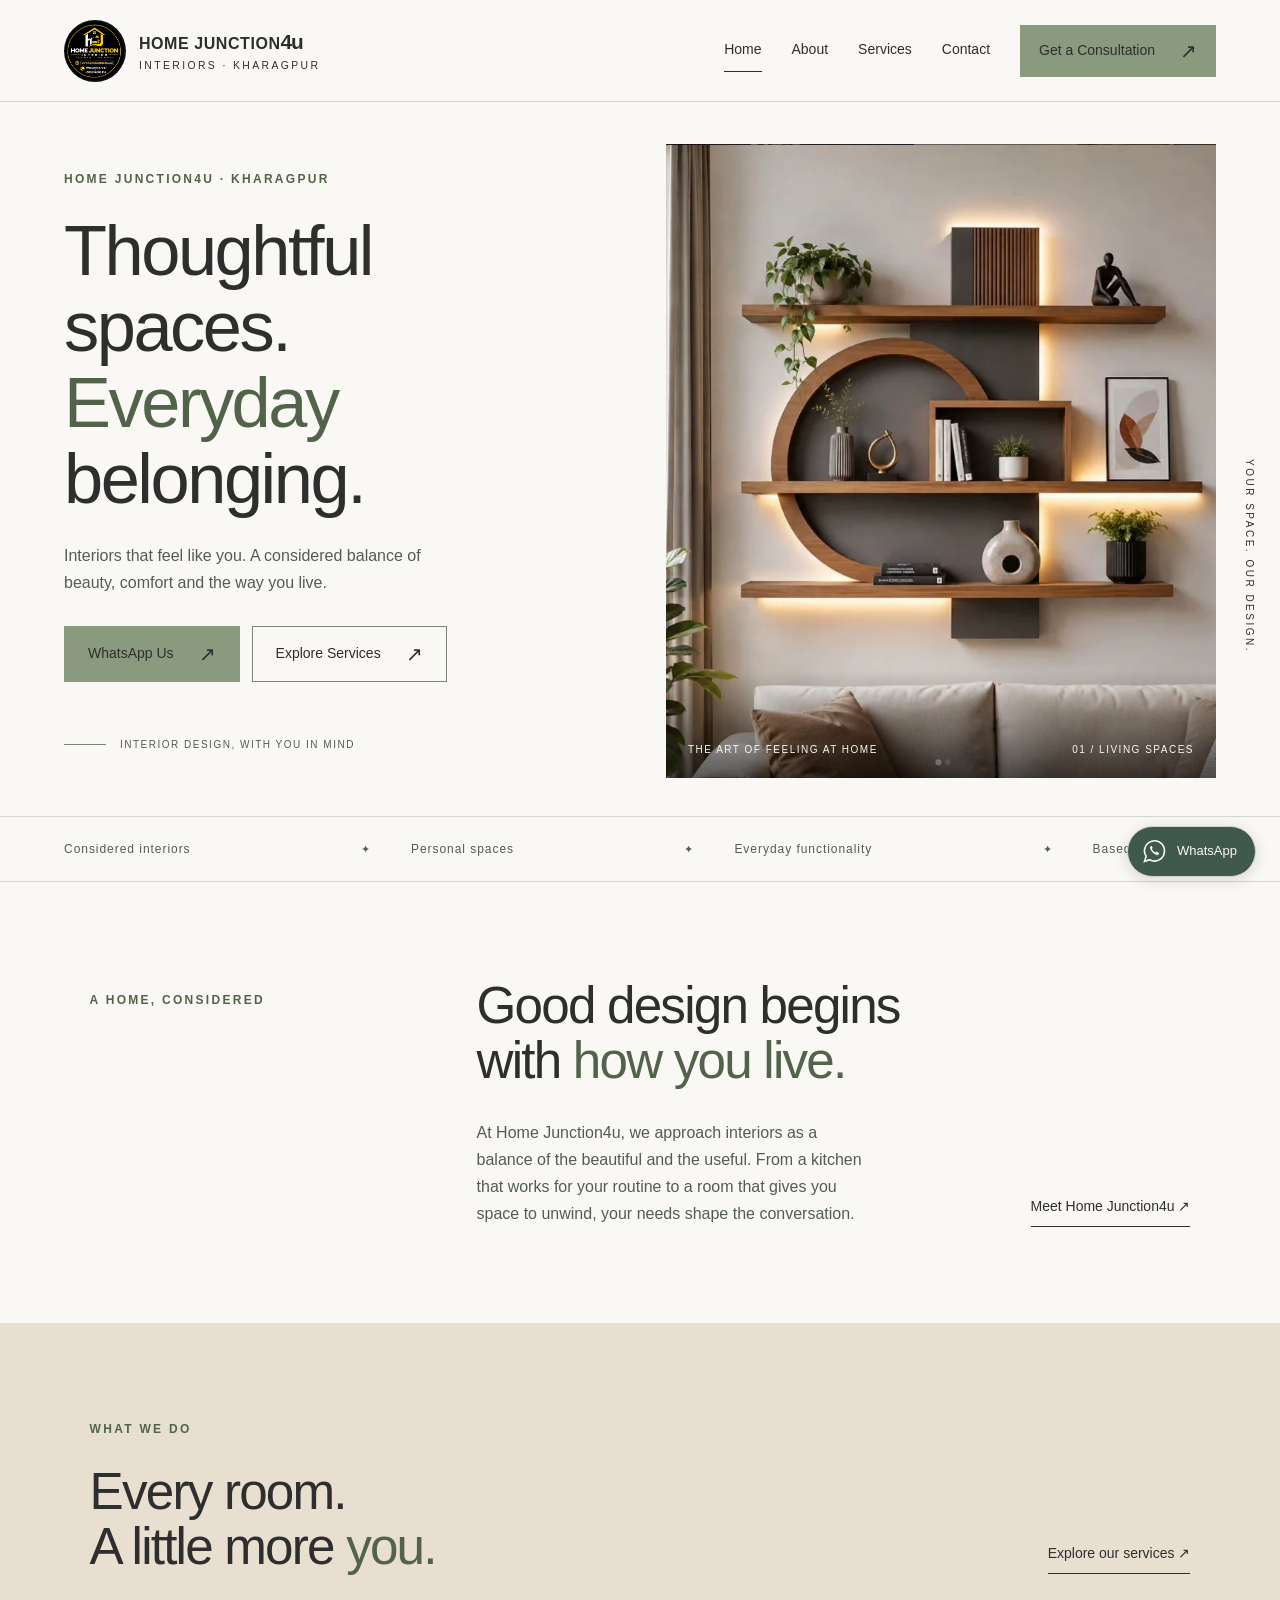
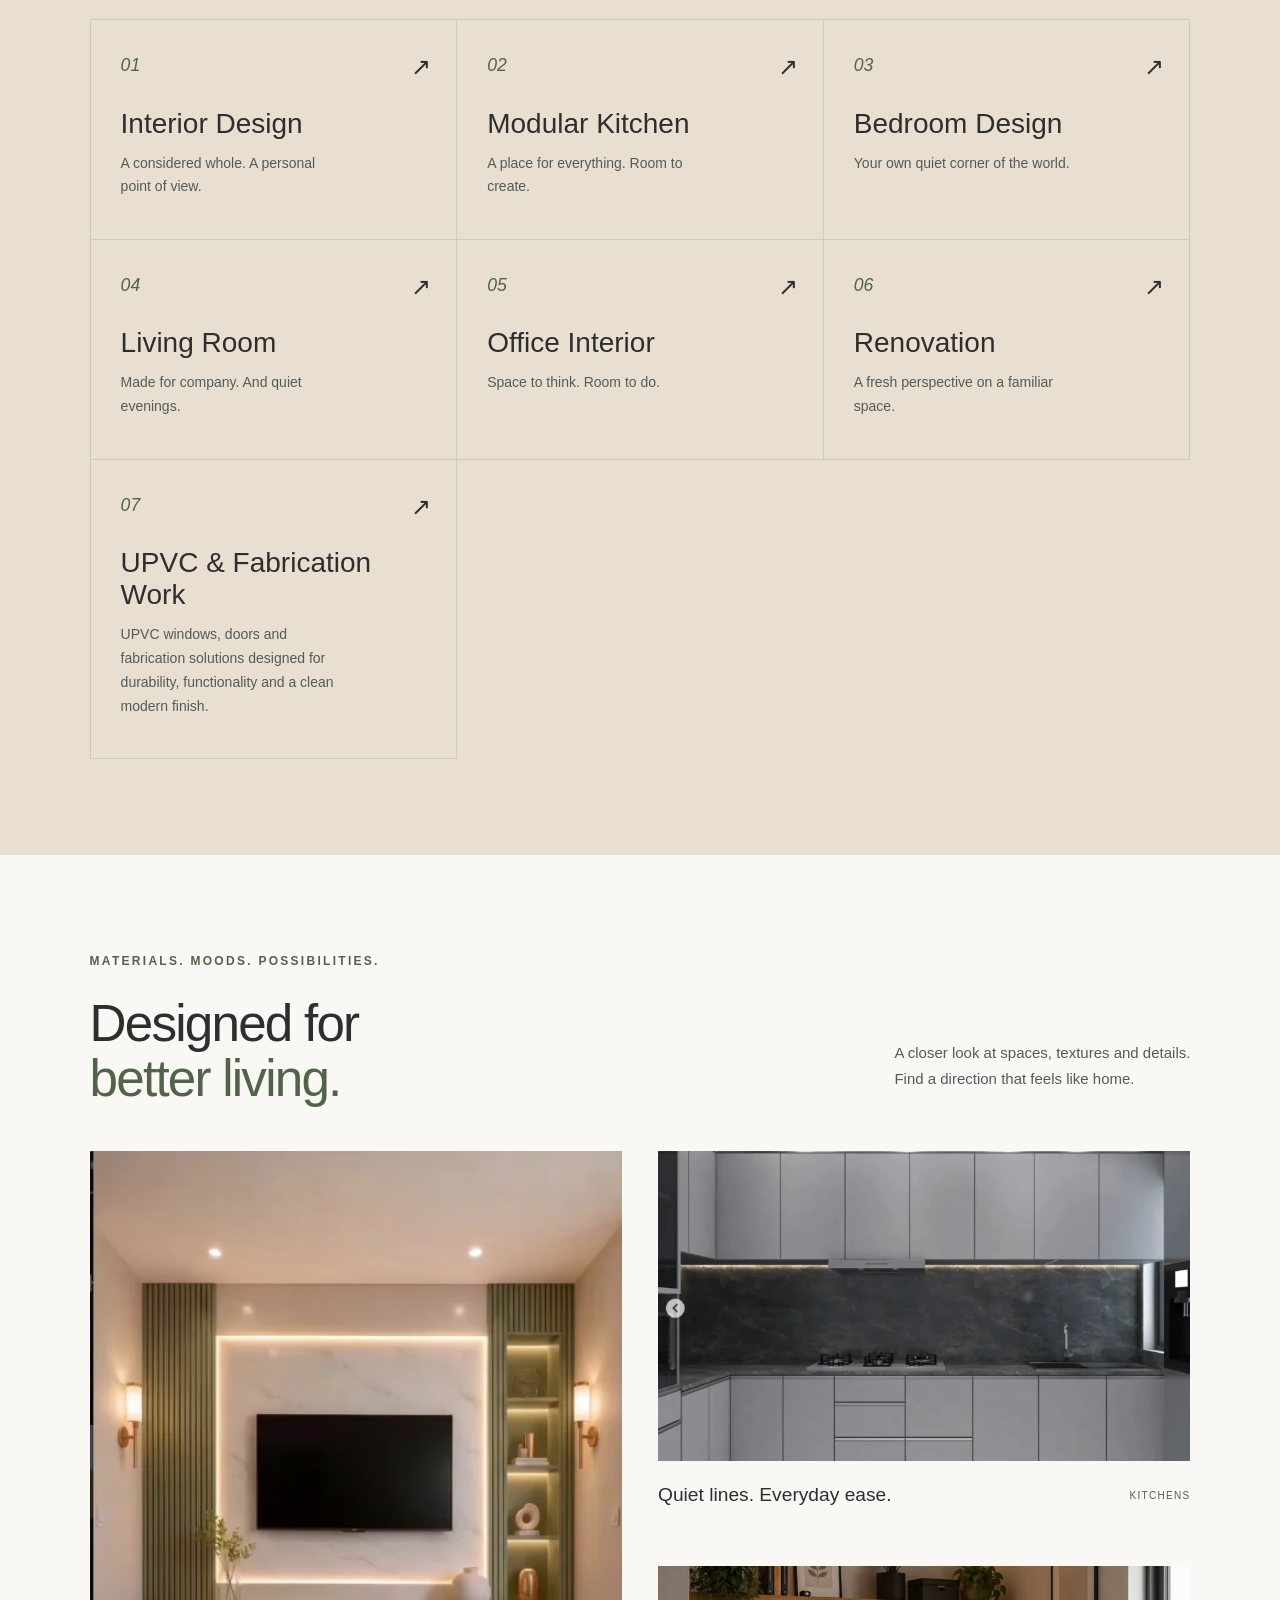
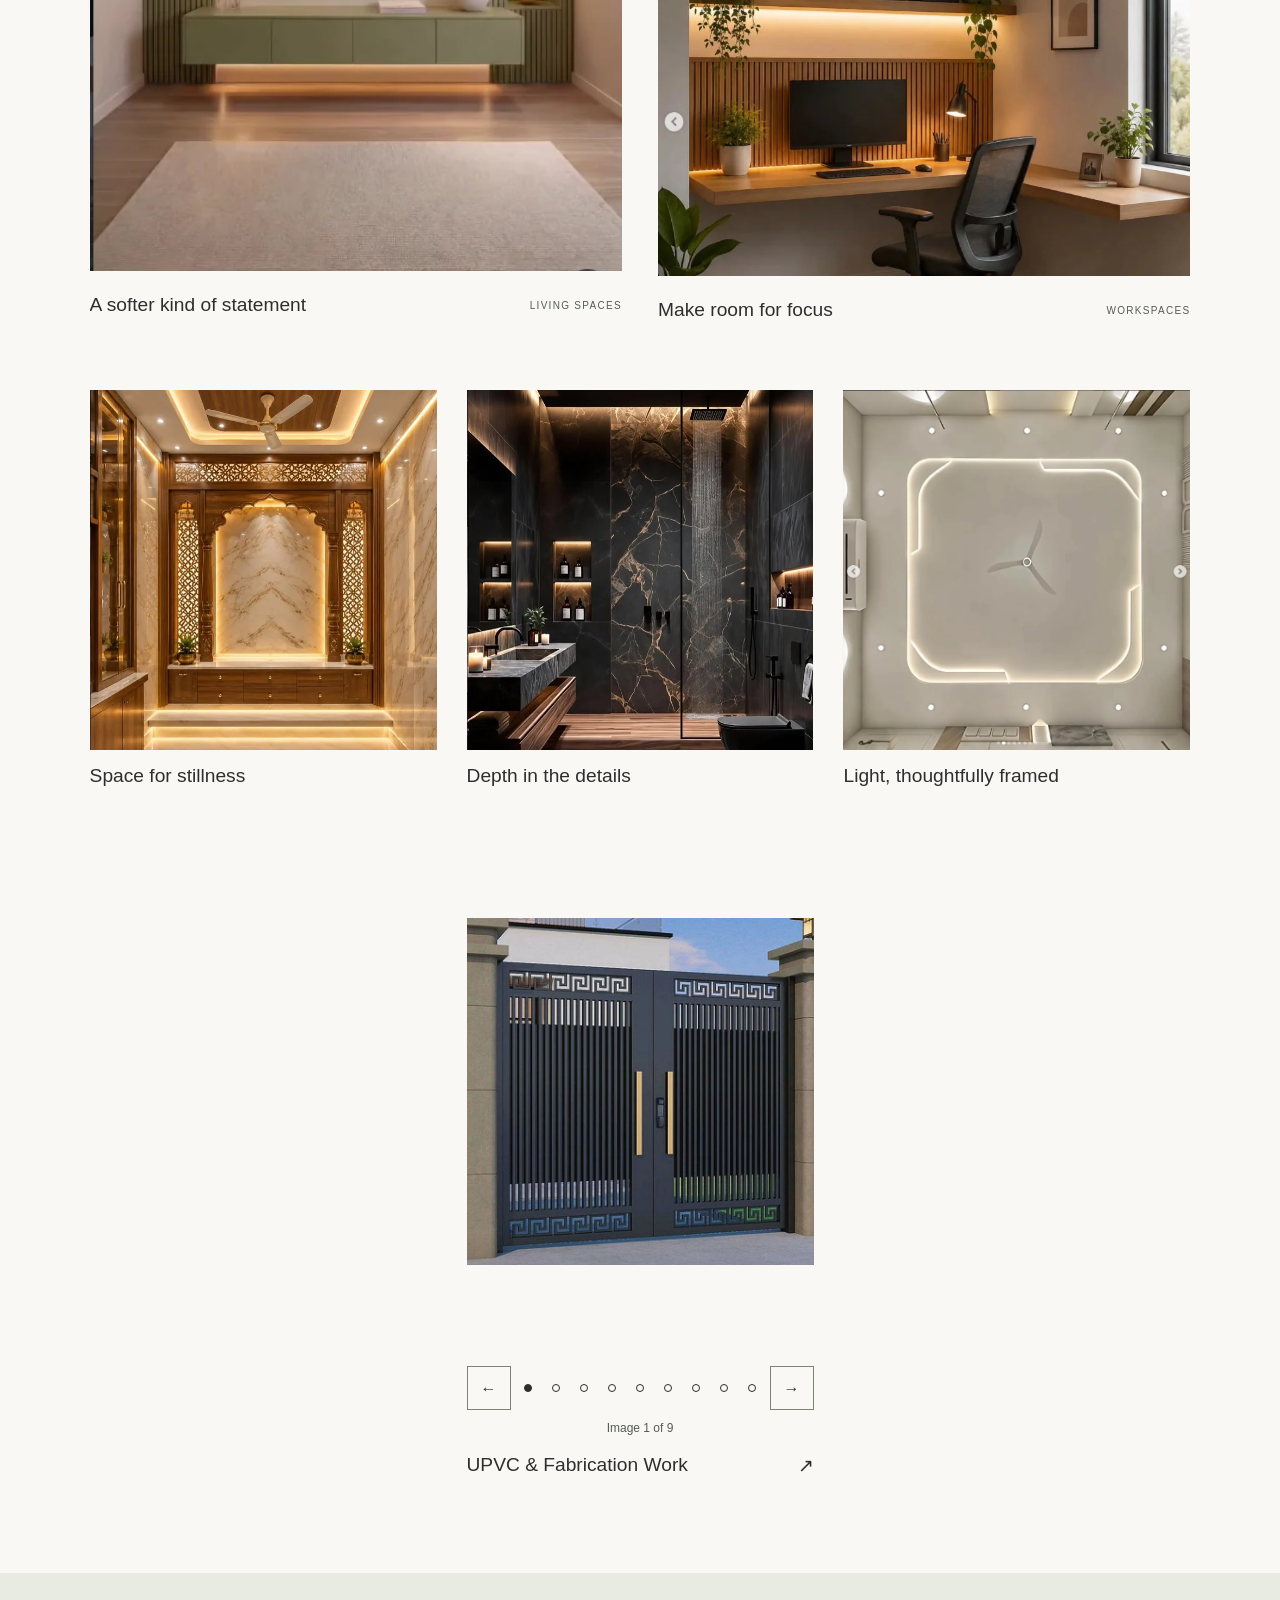
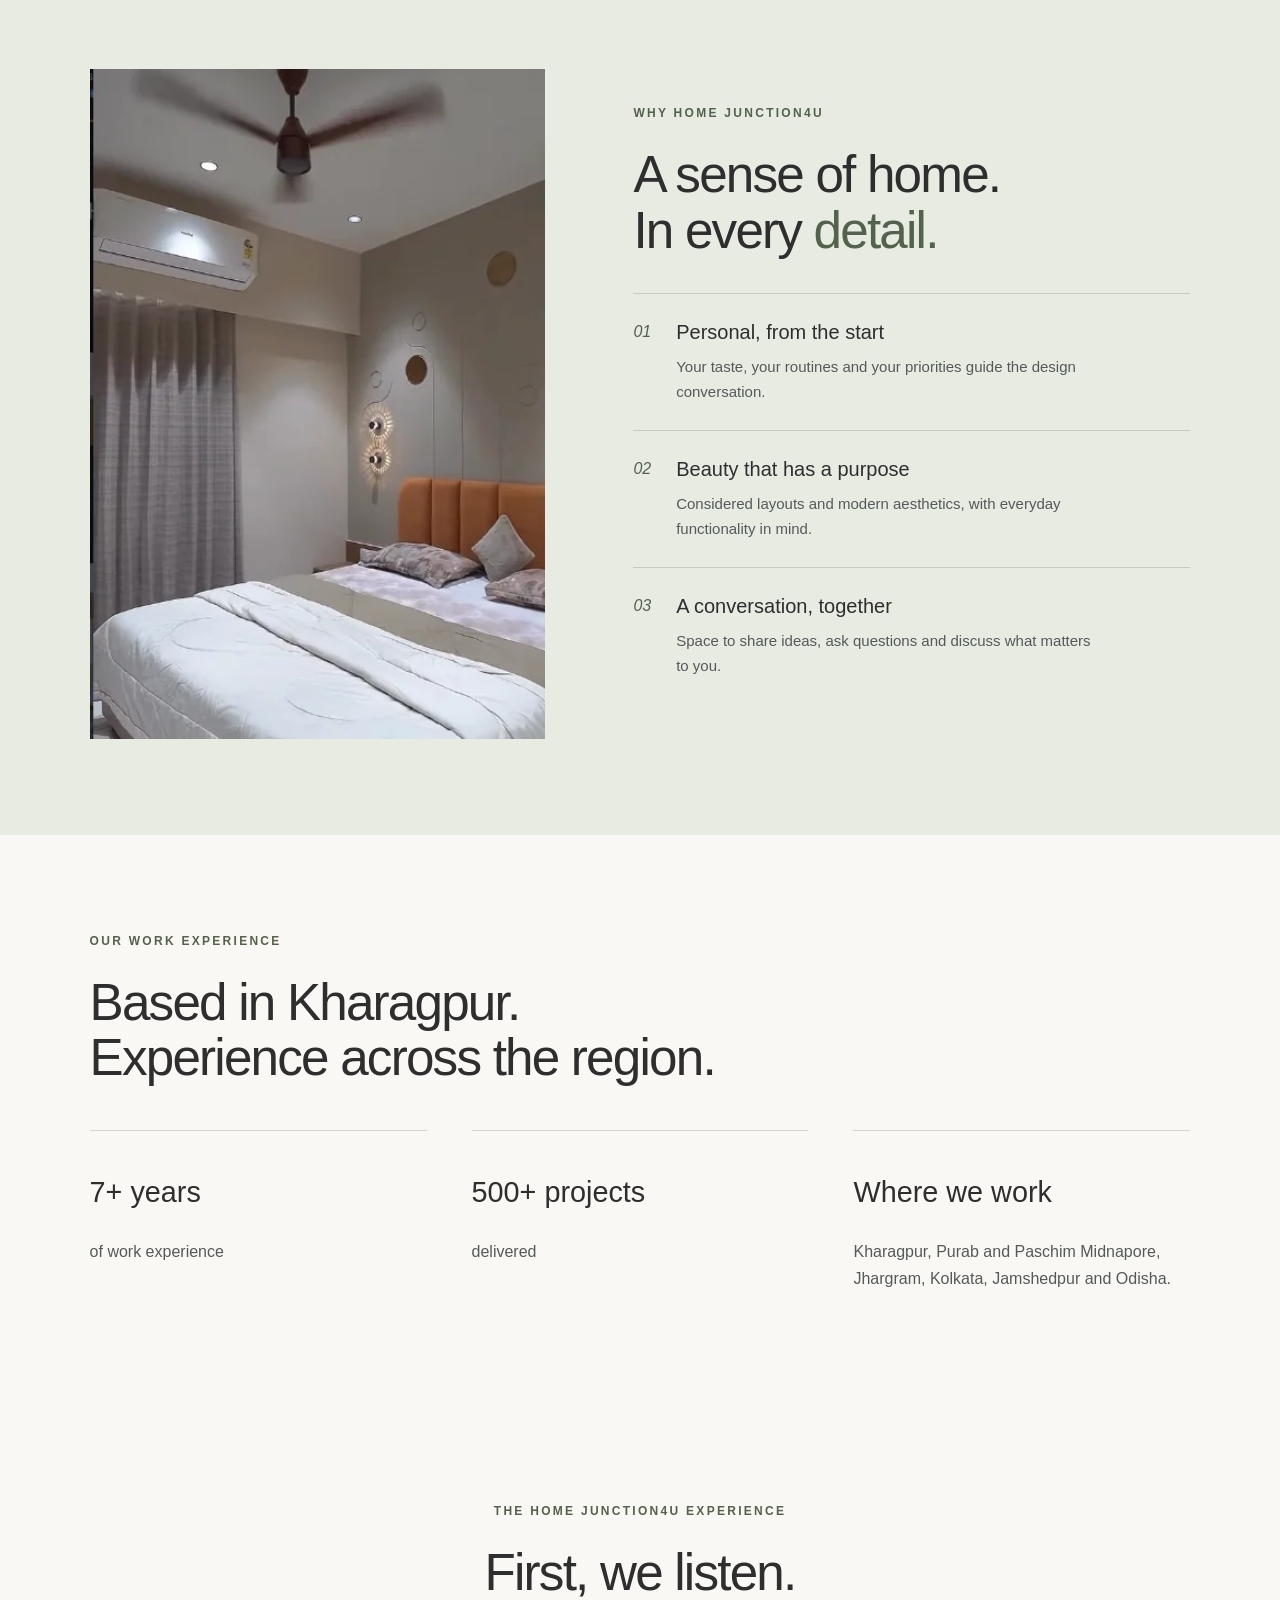
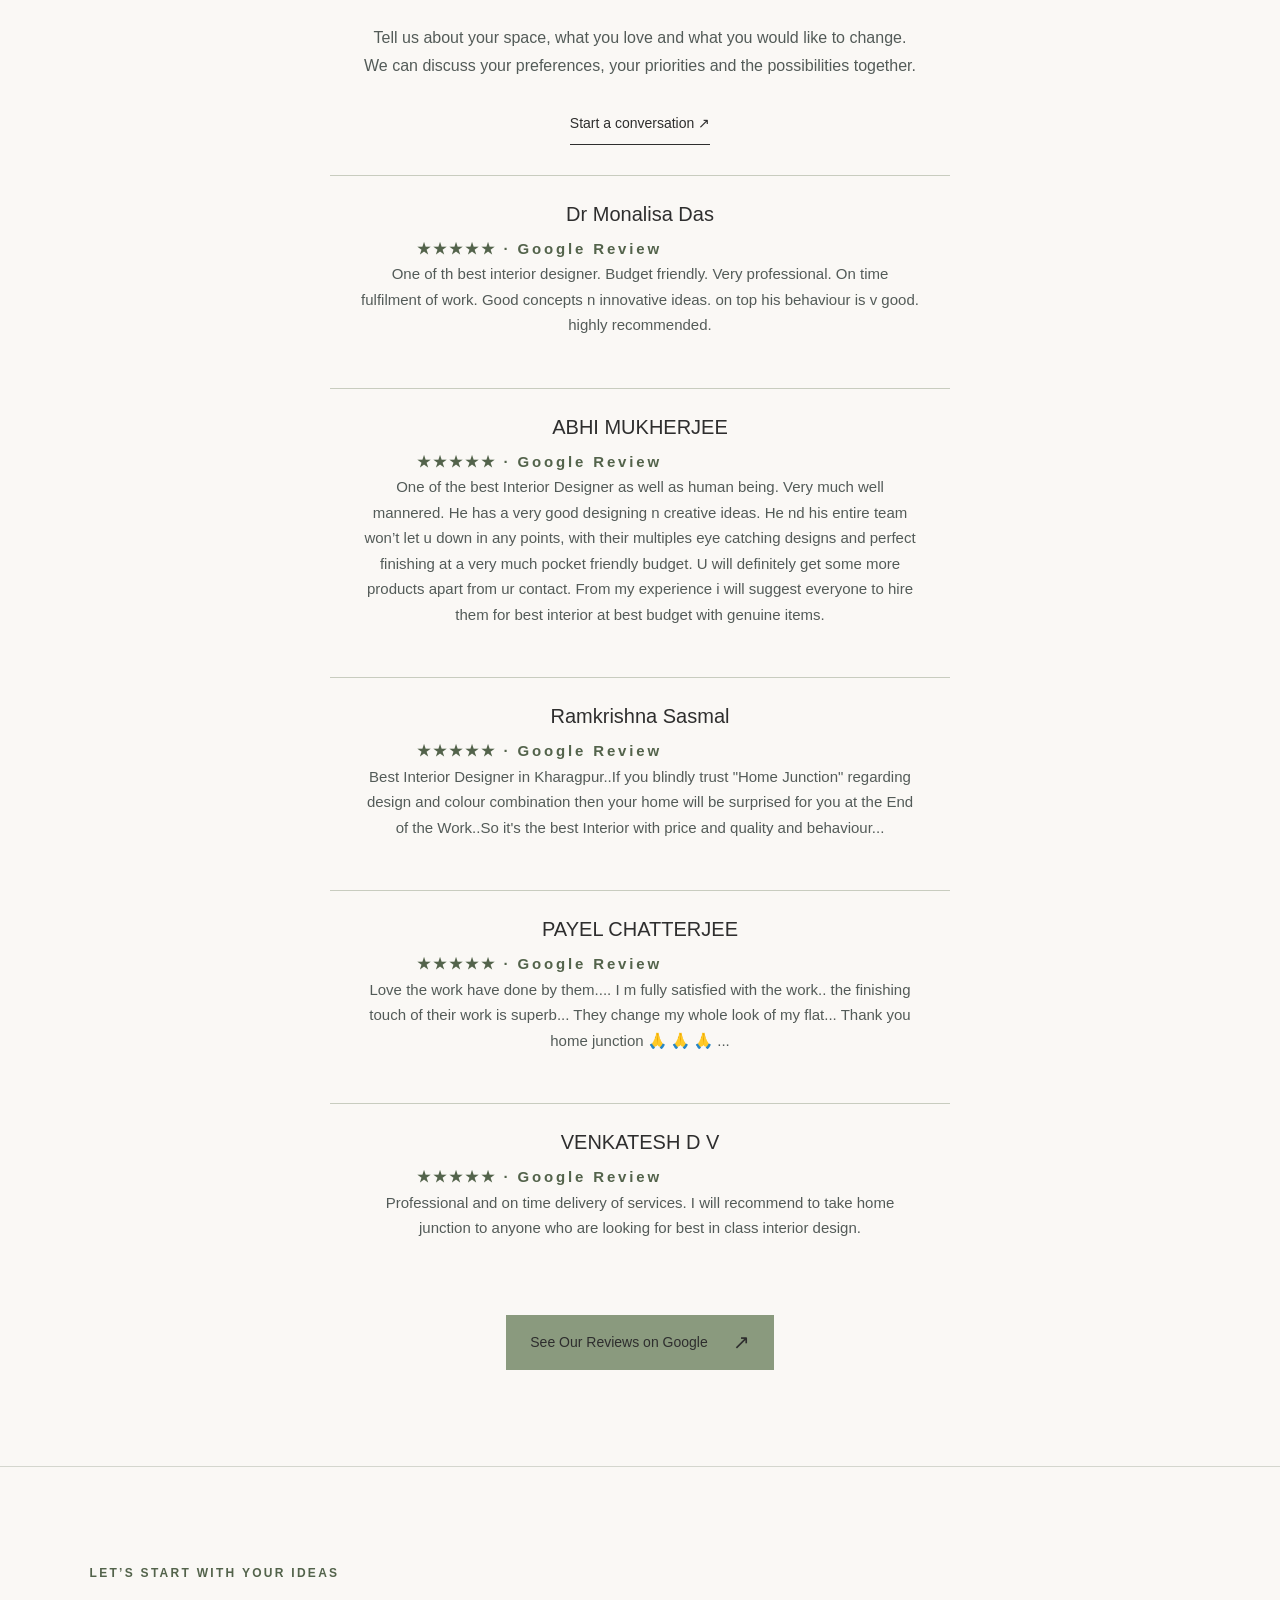
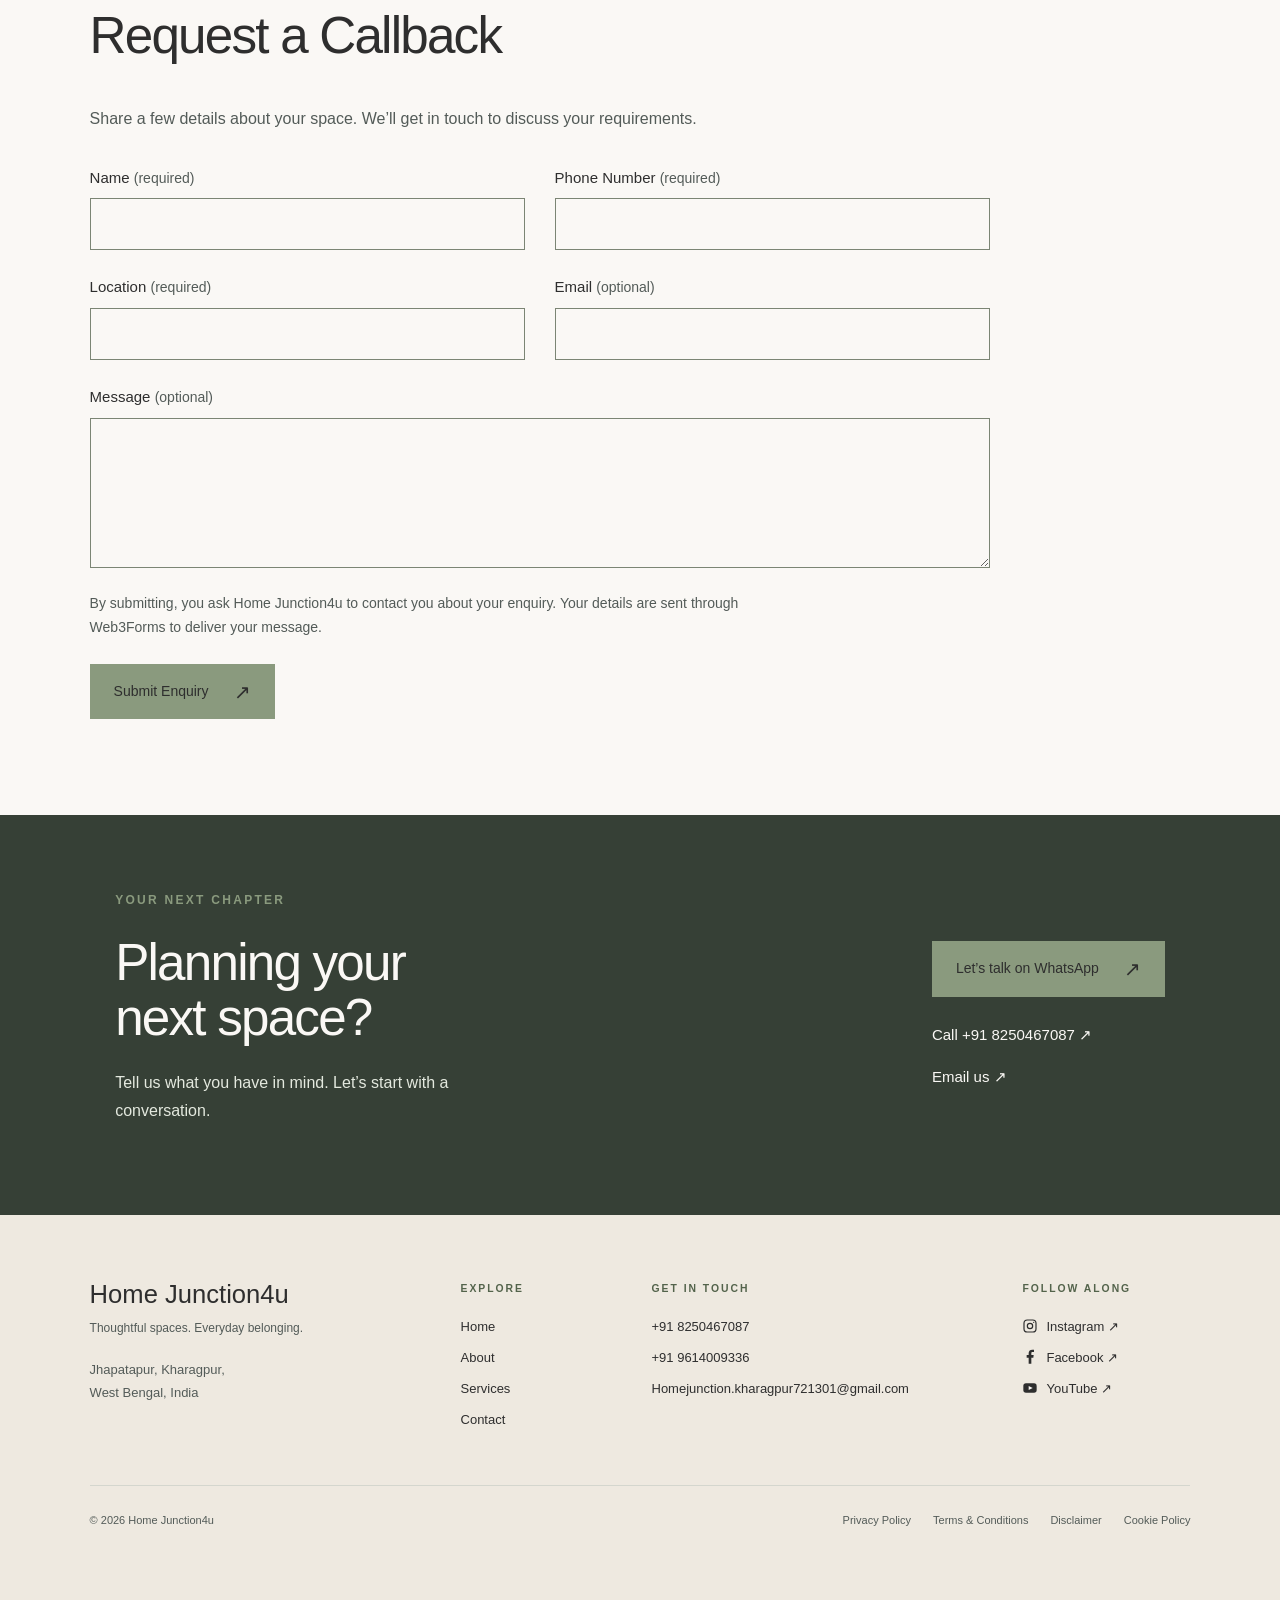
<file: index.html>
<!doctype html>
<html lang="en-IN">
<head>
<meta charset="utf-8">
<meta name="viewport" content="width=device-width, initial-scale=1">
<meta name="theme-color" content="#2e2e2e"><title>Interior Designer in Kharagpur | Home Junction4u</title>
<meta name="description" content="Thoughtful interior design, modular kitchens, bedrooms, living rooms, office interiors and renovation in Kharagpur. Contact Home Junction4u.">
<meta property="og:type" content="website">
<meta property="og:locale" content="en_IN">
<meta property="og:site_name" content="Home Junction4u">
<meta property="og:title" content="Interior Designer in Kharagpur | Home Junction4u">
<meta property="og:description" content="Thoughtful interior design, modular kitchens, bedrooms, living rooms, office interiors and renovation in Kharagpur. Contact Home Junction4u.">
<meta name="twitter:card" content="summary">
<link rel="icon" type="image/png" href="favicon.png">
<link rel="stylesheet" href="style.css">
<script defer src="main.js">
</script>
<!-- HJ ENQUIRY ASSETS START --><link rel="stylesheet" href="enquiry-form.css"><script defer src="enquiry-form.js"></script><!-- HJ ENQUIRY ASSETS END --><!-- HOME UPVC ASSETS START --><link rel="stylesheet" href="upvc-slider.css"><link rel="stylesheet" href="home-upvc.css"><script defer src="upvc-slider.js"></script><!-- HOME UPVC ASSETS END --></head>
<body><a class="skip" href="#main">Skip to content</a>
<header class="header"><a class="brand" href="index.html" aria-label="Home Junction4u home"><img src="logo-480.webp" width="62" height="62" alt="Home Junction Interior logo"><span>HOME JUNCTION<span class="brand-four">4u</span><small>INTERIORS · KHARAGPUR</small></span></a><button class="menu-toggle" aria-expanded="false" aria-controls="navigation">Menu <span aria-hidden="true">☰</span></button>
<nav id="navigation" aria-label="Main navigation"><a href="index.html" aria-current=page>Home</a><a href="about.html" >About</a><a href="services.html" >Services</a><a href="contact.html" >Contact</a><a class="button " href="contact.html">Get a Consultation<span aria-hidden="true">↗</span></a>
</nav>
</header>
<main id="main">
<section class="hero">
<div class="hero-copy">
<p class="eyebrow">HOME JUNCTION4U · KHARAGPUR</p>
<h1>Thoughtful spaces.<br><em>Everyday</em><br>belonging.</h1>
<p class="hero-description">Interiors that feel like you. A considered balance of beauty, comfort and the way you live.</p>
<div class="hero-actions"><a class="button " href="https://wa.me/918250467087?text=Hello%20Home%20Junction4u%2C%20I%20found%20your%20website%20and%20would%20like%20to%20discuss%20my%20interior%20design%20requirements.%20Please%20share%20more%20details.">WhatsApp Us<span aria-hidden="true">↗</span></a><a class="button secondary" href="services.html">Explore Services<span aria-hidden="true">↗</span></a>
</div>
<div class="hero-note"><span class="line"></span>INTERIOR DESIGN, WITH YOU IN MIND</div>
</div>
<figure class="hero-image"><img class="" src="shelves-960.webp" srcset="shelves-480.webp 480w, shelves-960.webp 851w" sizes="(max-width: 700px) 100vw, 55vw" width="851" height="852" alt="Architectural wooden display shelves above a cream sofa" loading="eager" fetchpriority=high decoding="async">
<figcaption><span>THE ART OF FEELING AT HOME</span><span>01 / LIVING SPACES</span>
</figcaption>
</figure>
<div class="vertical-label">YOUR SPACE. OUR DESIGN.</div>
</section>
<div class="service-ribbon"><span>Considered interiors</span><span>Personal spaces</span><span>Everyday functionality</span><span>Based in Kharagpur</span>
</div>
<section class="intro section reveal">
<p class="eyebrow">A HOME, CONSIDERED</p>
<div>
<h2>Good design begins<br>with <em>how you live.</em>
</h2>
<div class="intro-bottom">
<p>At Home Junction4u, we approach interiors as a balance of the beautiful and the useful. From a kitchen that works for your routine to a room that gives you space to unwind, your needs shape the conversation.</p><a class="text-link" href="about.html">Meet Home Junction4u <span>↗</span></a>
</div>
</div>
</section>
<section class="services section">
<div class="section-heading">
<div>
<p class="eyebrow">WHAT WE DO</p>
<h2>Every room.<br>A little more <em>you.</em>
</h2>
</div><a class="text-link" href="services.html">Explore our services ↗</a>
</div>
<div class="services-grid"><a class="service-card reveal" href="services.html#interior-design"><span class="number">01</span>
<h3>Interior Design</h3>
<p>A considered whole. A personal point of view.</p><span class="card-arrow" aria-hidden="true">↗</span></a><a class="service-card reveal" href="services.html#modular-kitchen"><span class="number">02</span>
<h3>Modular Kitchen</h3>
<p>A place for everything. Room to create.</p><span class="card-arrow" aria-hidden="true">↗</span></a><a class="service-card reveal" href="services.html#bedroom-design"><span class="number">03</span>
<h3>Bedroom Design</h3>
<p>Your own quiet corner of the world.</p><span class="card-arrow" aria-hidden="true">↗</span></a><a class="service-card reveal" href="services.html#living-room"><span class="number">04</span>
<h3>Living Room</h3>
<p>Made for company. And quiet evenings.</p><span class="card-arrow" aria-hidden="true">↗</span></a><a class="service-card reveal" href="services.html#office-interior"><span class="number">05</span>
<h3>Office Interior</h3>
<p>Space to think. Room to do.</p><span class="card-arrow" aria-hidden="true">↗</span></a><a class="service-card reveal" href="services.html#renovation"><span class="number">06</span>
<h3>Renovation</h3>
<p>A fresh perspective on a familiar space.</p><span class="card-arrow" aria-hidden="true">↗</span></a><!-- UPVC CARD START --><a class="service-card reveal" href="services.html#upvc-fabrication"><span class="number">07</span><h3>UPVC &amp; Fabrication Work</h3><p>UPVC windows, doors and fabrication solutions designed for durability, functionality and a clean modern finish.</p><span class="card-arrow" aria-hidden="true">↗</span></a><!-- UPVC CARD END -->
</div>
</section>
<section class="showcase section">
<div class="section-heading">
<div>
<p class="eyebrow">MATERIALS. MOODS. POSSIBILITIES.</p>
<h2>Designed for<br><em>better living.</em>
</h2>
</div>
<p>A closer look at spaces, textures and details.<br>Find a direction that feels like home.</p>
</div>
<div class="showcase-grid">
<figure class="showcase-tall reveal"><img class="" src="living-room-960.webp" srcset="living-room-480.webp 480w, living-room-960.webp 483w" sizes="(max-width: 700px) 100vw, 55vw" width="483" height="847" alt="Olive green television unit with fluted panels and warm accent lighting" loading="lazy"  decoding="async">
<figcaption><span>A softer kind of statement</span><small>LIVING SPACES</small>
</figcaption>
</figure>
<figure class="reveal"><img class="" src="grey-kitchen-960.webp" srcset="grey-kitchen-480.webp 480w, grey-kitchen-960.webp 846w" sizes="(max-width: 700px) 100vw, 55vw" width="846" height="853" alt="Minimal grey modular kitchen with a dark stone backsplash" loading="lazy"  decoding="async">
<figcaption><span>Quiet lines. Everyday ease.</span><small>KITCHENS</small>
</figcaption>
</figure>
<figure class="reveal"><img class="" src="workspace-960.webp" srcset="workspace-480.webp 480w, workspace-960.webp 845w" sizes="(max-width: 700px) 100vw, 55vw" width="845" height="856" alt="Wooden corner workspace with plants and a softly lit display shelf" loading="lazy"  decoding="async">
<figcaption><span>Make room for focus</span><small>WORKSPACES</small>
</figcaption>
</figure>
</div>
<div class="detail-strip">
<figure><img class="" src="prayer-room-960.webp" srcset="prayer-room-480.webp 480w, prayer-room-960.webp 637w" sizes="(max-width: 700px) 100vw, 55vw" width="637" height="847" alt="Warmly illuminated prayer space with carved wood and marble" loading="lazy"  decoding="async">
<figcaption>Space for stillness</figcaption>
</figure>
<figure><img class="" src="bathroom-960.webp" srcset="bathroom-480.webp 480w, bathroom-960.webp 637w" sizes="(max-width: 700px) 100vw, 55vw" width="637" height="847" alt="Dark marble bathroom with warm lighting and a glass shower" loading="lazy"  decoding="async">
<figcaption>Depth in the details</figcaption>
</figure>
<figure><img class="" src="ceiling-one-960.webp" srcset="ceiling-one-480.webp 480w, ceiling-one-960.webp 825w" sizes="(max-width: 700px) 100vw, 55vw" width="825" height="847" alt="Sculpted ceiling with geometric recessed lighting" loading="lazy"  decoding="async">
<figcaption>Light, thoughtfully framed</figcaption>
</figure>
</div>
<!-- HOME UPVC GALLERY START --><figure class="home-upvc-gallery"><div class="upvc-slider" role="region" aria-roledescription="carousel" aria-label="UPVC and fabrication images">
<div class="upvc-track" tabindex="0" aria-label="Images; swipe or use arrow keys" id="home-upvc-track">
<div class="upvc-slide" role="group" aria-roledescription="slide" aria-label="1 of 9"><img src="upvc-fabrication-gallery-01.jpg" alt="Black double metal gate with geometric detailing and gold handles" width="736" height="736" loading="lazy" draggable="false"></div>
<div class="upvc-slide" role="group" aria-roledescription="slide" aria-label="2 of 9"><img src="upvc-fabrication-gallery-02.jpg" alt="Black metal balcony railing with vertical bars" width="490" height="490" loading="lazy" draggable="false"></div>
<div class="upvc-slide" role="group" aria-roledescription="slide" aria-label="3 of 9"><img src="upvc-fabrication-gallery-03.jpg" alt="Black geometric stair railing with a wooden handrail" width="736" height="1308" loading="lazy" draggable="false"></div>
<div class="upvc-slide" role="group" aria-roledescription="slide" aria-label="4 of 9"><img src="upvc-fabrication-gallery-04.jpg" alt="Black rectangular metal railing beside wooden stairs" width="736" height="1104" loading="lazy" draggable="false"></div>
<div class="upvc-slide" role="group" aria-roledescription="slide" aria-label="5 of 9"><img src="upvc-fabrication-gallery-05.jpg" alt="Glass stair railing with stainless steel posts and handrail" width="450" height="800" loading="lazy" draggable="false"></div>
<div class="upvc-slide" role="group" aria-roledescription="slide" aria-label="6 of 9"><img src="upvc-fabrication-gallery-06.jpg" alt="Glass balcony railing with stainless steel posts and handrail" width="704" height="1024" loading="lazy" draggable="false"></div>
<div class="upvc-slide" role="group" aria-roledescription="slide" aria-label="7 of 9"><img src="upvc-fabrication-gallery-07.jpg" alt="Glass balcony railing with a dark frame" width="736" height="736" loading="lazy" draggable="false"></div>
<div class="upvc-slide" role="group" aria-roledescription="slide" aria-label="8 of 9"><img src="upvc-fabrication-gallery-08.jpg" alt="Cream double doors with arched glass panels and decorative mouldings" width="736" height="1104" loading="lazy" draggable="false"></div>
<div class="upvc-slide" role="group" aria-roledescription="slide" aria-label="9 of 9"><img src="upvc-fabrication-gallery-09.jpg" alt="White casement window with Georgian bar detailing" width="736" height="981" loading="lazy" draggable="false"></div>
</div>
<div class="upvc-controls" hidden><button type="button" class="upvc-prev" aria-label="Previous image" aria-controls="home-upvc-track">←</button><div class="upvc-dots"><button type="button" aria-label="Show image 1" aria-current="true" data-slide="0"><span></span></button><button type="button" aria-label="Show image 2" data-slide="1"><span></span></button><button type="button" aria-label="Show image 3" data-slide="2"><span></span></button><button type="button" aria-label="Show image 4" data-slide="3"><span></span></button><button type="button" aria-label="Show image 5" data-slide="4"><span></span></button><button type="button" aria-label="Show image 6" data-slide="5"><span></span></button><button type="button" aria-label="Show image 7" data-slide="6"><span></span></button><button type="button" aria-label="Show image 8" data-slide="7"><span></span></button><button type="button" aria-label="Show image 9" data-slide="8"><span></span></button></div><button type="button" class="upvc-next" aria-label="Next image" aria-controls="home-upvc-track">→</button></div>
<p class="upvc-status" aria-live="polite" aria-atomic="true">Image 1 of 9</p></div><figcaption><a href="services.html#upvc-fabrication">UPVC &amp; Fabrication Work <span aria-hidden="true">↗</span></a></figcaption></figure><!-- HOME UPVC GALLERY END --></section>
<section class="why section">
<div class="why-image"><img class="" src="bedroom-960.webp" srcset="bedroom-480.webp 415w, bedroom-960.webp 415w" sizes="(max-width: 700px) 100vw, 55vw" width="415" height="777" alt="Bedroom with an upholstered terracotta headboard and layered neutral bedding" loading="lazy"  decoding="async">
</div>
<div class="why-copy">
<p class="eyebrow">WHY HOME JUNCTION4U</p>
<h2>A sense of home.<br>In every <em>detail.</em>
</h2>
<div class="values">
<article><span>01</span>
<div>
<h3>Personal, from the start</h3>
<p>Your taste, your routines and your priorities guide the design conversation.</p>
</div>
</article>
<article><span>02</span>
<div>
<h3>Beauty that has a purpose</h3>
<p>Considered layouts and modern aesthetics, with everyday functionality in mind.</p>
</div>
</article>
<article><span>03</span>
<div>
<h3>A conversation, together</h3>
<p>Space to share ideas, ask questions and discuss what matters to you.</p>
</div>
</article>
</div>
</div>
</section>
<!-- HJ ADDITION START -->
<section class="section" aria-labelledby="company-experience-heading">
<div class="section-heading">
<div><p class="eyebrow">OUR WORK EXPERIENCE</p><h2 id="company-experience-heading">Based in Kharagpur.<br>Experience across the region.</h2></div>
</div>
<div class="principles">
<article><h3>7+ years</h3><p>of work experience</p></article>
<article><h3>500+ projects</h3><p>delivered</p></article>
<article><h3>Where we work</h3><p>Kharagpur, Purab and Paschim Midnapore, Jhargram, Kolkata, Jamshedpur and Odisha.</p></article>
</div>
</section>
<!-- HJ ADDITION END --><section class="experience section reveal">
<p class="eyebrow">THE HOME JUNCTION4U EXPERIENCE</p>
<h2>First, we listen.</h2>
<p>Tell us about your space, what you love and what you would like to change. We can discuss your preferences, your priorities and the possibilities together.</p><a class="text-link" href="contact.html">Start a conversation ↗</a>
<!-- HJ SCREENSHOT REVIEWS START -->
<div class="values" aria-label="Google reviews" style="margin-top:30px">
<article data-google-review="true"><div style="width:100%"><h3>Dr Monalisa Das</h3><p class="eyebrow"><span role="img" aria-label="5 out of 5 stars">★★★★★</span> · Google Review</p><p data-review-text="true">One of th best interior designer. Budget friendly. Very professional. On time fulfilment of work. Good concepts n innovative ideas. on top his behaviour is v good.  highly recommended.</p></div></article>
<article data-google-review="true"><div style="width:100%"><h3>ABHI MUKHERJEE</h3><p class="eyebrow"><span role="img" aria-label="5 out of 5 stars">★★★★★</span> · Google Review</p><p data-review-text="true">One of the best Interior Designer as well as human being. Very much well mannered. He has a very good designing n creative ideas. He nd his entire team won’t let u down in any points, with their multiples eye catching designs and perfect finishing at a very much pocket friendly budget. U will definitely get some more products apart from ur contact. From my experience i will suggest everyone to hire them for best interior at best budget with genuine items.</p></div></article>
<article data-google-review="true"><div style="width:100%"><h3>Ramkrishna Sasmal</h3><p class="eyebrow"><span role="img" aria-label="5 out of 5 stars">★★★★★</span> · Google Review</p><p data-review-text="true">Best Interior Designer in Kharagpur..If you blindly trust &quot;Home Junction&quot; regarding design and colour combination then your home will be surprised for you at the End of the Work..So it&#x27;s the best Interior with price and quality and behaviour...</p></div></article>
<article data-google-review="true"><div style="width:100%"><h3>PAYEL CHATTERJEE</h3><p class="eyebrow"><span role="img" aria-label="5 out of 5 stars">★★★★★</span> · Google Review</p><p data-review-text="true">Love the work have done by them.... I m fully satisfied with the work.. the finishing touch of their work is superb... They change my whole look of my flat... Thank you home junction 🙏 🙏 🙏 ...</p></div></article>
<article data-google-review="true"><div style="width:100%"><h3>VENKATESH D V</h3><p class="eyebrow"><span role="img" aria-label="5 out of 5 stars">★★★★★</span> · Google Review</p><p data-review-text="true">Professional and on time delivery of services.  I will recommend to take home junction to anyone who are looking for best in class interior design.</p></div></article>
</div>
<!-- HJ SCREENSHOT REVIEWS END --><!-- HJ ADDITION START -->
<div style="margin-top:24px"><a class="button" href="https://maps.app.goo.gl/nD7Rkpoh7iwtVEsY8" target="_blank" rel="noopener noreferrer">See Our Reviews on Google<span aria-hidden="true">↗</span></a></div>
<!-- HJ ADDITION END --></section>
<!-- HJ ENQUIRY FORM START -->
<section class="section enquiry-section" aria-labelledby="enquiry-heading">
<div class="enquiry-intro"><p class="eyebrow">LET’S START WITH YOUR IDEAS</p><h2 id="enquiry-heading">Request a Callback</h2>
<p>Share a few details about your space. We’ll get in touch to discuss your requirements.</p></div>
<form id="enquiry-form" class="enquiry-form" action="https://api.web3forms.com/submit" method="POST" aria-describedby="enquiry-note">
<input type="hidden" name="access_key" value="d6a0d2d5-0103-4689-93b1-94c3e643372b">
<input type="hidden" name="subject" value="New Enquiry - Home Junction4u">
<input type="hidden" name="from_name" value="Home Junction4u Website">
<input type="checkbox" name="botcheck" tabindex="-1" aria-hidden="true" style="display:none">
<fieldset aria-label="Your enquiry details"><div class="enquiry-fields">
<div class="enquiry-field"><label for="enquiry-name">Name <span>(required)</span></label><input id="enquiry-name" name="name" type="text" autocomplete="name" maxlength="120" required></div>
<div class="enquiry-field"><label for="enquiry-phone">Phone Number <span>(required)</span></label><input id="enquiry-phone" name="phone" type="tel" inputmode="tel" autocomplete="tel" maxlength="30" required></div>
<div class="enquiry-field"><label for="enquiry-location">Location <span>(required)</span></label><input id="enquiry-location" name="location" type="text" autocomplete="address-level2" maxlength="200" required></div>
<div class="enquiry-field"><label for="enquiry-email">Email <span>(optional)</span></label><input id="enquiry-email" name="email" type="email" autocomplete="email" maxlength="254"></div>
<div class="enquiry-field enquiry-field-wide"><label for="enquiry-message">Message <span>(optional)</span></label><textarea id="enquiry-message" name="message" rows="5" maxlength="5000"></textarea></div>
</div></fieldset>
<p id="enquiry-note" class="enquiry-note">By submitting, you ask Home Junction4u to contact you about your enquiry. Your details are sent through Web3Forms to deliver your message.</p>
<button type="submit" class="button">Submit Enquiry<span aria-hidden="true">↗</span></button>
<p id="enquiry-status" class="enquiry-status" role="status" aria-live="polite" aria-atomic="true"></p>
<noscript><p>JavaScript is off. Submitting will open Web3Forms to complete your enquiry. You can also use the phone, email or WhatsApp links on this page.</p></noscript>
</form>
</section>
<!-- HJ ENQUIRY FORM END -->
<section class="closing">
<div>
<p class="eyebrow">YOUR NEXT CHAPTER</p>
<h2>Planning your<br>next space?</h2>
<p>Tell us what you have in mind. Let’s start with a conversation.</p>
</div>
<div class="closing-actions"><a class="button " href="https://wa.me/918250467087?text=Hello%20Home%20Junction4u%2C%20I%20found%20your%20website%20and%20would%20like%20to%20discuss%20my%20interior%20design%20requirements.%20Please%20share%20more%20details.">Let’s talk on WhatsApp<span aria-hidden="true">↗</span></a><a href="tel:+918250467087">Call +91 8250467087 ↗</a><a href="mailto:Homejunction.kharagpur721301@gmail.com">Email us ↗</a>
</div>
</section>
</main>
<footer>
<div class="footer-grid">
<div><a class="footer-brand" href="index.html">Home Junction4u<span>Thoughtful spaces. Everyday belonging.</span></a>
<p>Jhapatapur, Kharagpur,<br>West Bengal, India</p>
</div>
<div>
<p class="eyebrow">EXPLORE</p><a href="index.html">Home</a><a href="about.html">About</a><a href="services.html">Services</a><a href="contact.html">Contact</a>
</div>
<div>
<p class="eyebrow">GET IN TOUCH</p><a href="tel:+918250467087">+91 8250467087</a><a href="tel:+919614009336">+91 9614009336</a><a class="email" href="mailto:Homejunction.kharagpur721301@gmail.com">Homejunction.kharagpur721301@gmail.com</a>
</div>
<div>
<p class="eyebrow">FOLLOW ALONG</p><a href="https://www.instagram.com/homejunction4u?stkn=cmZiZWJjYjNsZTdq" target="_blank" rel="noopener noreferrer"><!-- HJ ADDITION START --><svg width="16" height="16" viewBox="0 0 24 24" aria-hidden="true" focusable="false" style="display:inline-block;vertical-align:-3px;margin-right:8px"><rect x="3" y="3" width="18" height="18" rx="5" fill="none" stroke="currentColor" stroke-width="1.8"/><circle cx="12" cy="12" r="4" fill="none" stroke="currentColor" stroke-width="1.8"/><circle cx="17.5" cy="6.5" r="1" fill="currentColor"/></svg><!-- HJ ADDITION END -->Instagram ↗</a><a href="https://www.facebook.com/share/1CfM7Hp6mh/" target="_blank" rel="noopener noreferrer"><!-- HJ ADDITION START --><svg width="16" height="16" viewBox="0 0 24 24" aria-hidden="true" focusable="false" style="display:inline-block;vertical-align:-3px;margin-right:8px"><path fill="currentColor" d="M14 22v-9h3l.5-4H14V6.5c0-1.2.4-2 2-2H18V1.2C17.2 1.1 16.3 1 15.3 1 12.4 1 10 2.8 10 6v3H7v4h3v9z"/></svg><!-- HJ ADDITION END -->Facebook ↗</a><a href="https://youtube.com/@homejunction7159?si=ofRrUooe3QBa3fgW" target="_blank" rel="noopener noreferrer"><!-- HJ ADDITION START --><svg width="16" height="16" viewBox="0 0 24 24" aria-hidden="true" focusable="false" style="display:inline-block;vertical-align:-3px;margin-right:8px"><rect x="2" y="5" width="20" height="14" rx="4" fill="currentColor"/><path d="m10 9 6 3-6 3z" fill="var(--paper, #faf8f5)"/></svg><!-- HJ ADDITION END -->YouTube ↗</a>
</div>
</div>
<div class="footer-bottom"><span>© <span id="year">2026</span> Home Junction4u</span>
<div><a href="privacy-policy.html">Privacy Policy</a><a href="terms-and-conditions.html">Terms & Conditions</a><a href="disclaimer.html">Disclaimer</a><a href="cookie-policy.html">Cookie Policy</a>
</div>
</div>
</footer><a class="floating-wa" href="https://wa.me/918250467087?text=Hello%20Home%20Junction4u%2C%20I%20found%20your%20website%20and%20would%20like%20to%20discuss%20my%20interior%20design%20requirements.%20Please%20share%20more%20details." aria-label="Chat with Home Junction4u on WhatsApp"><svg viewBox="0 0 32 32" fill="none" aria-hidden="true"><path d="M27 15.5a11 11 0 0 1-16.4 9.6L5 27l1.8-5.8A11 11 0 1 1 27 15.5Z" stroke="currentColor" stroke-width="1.8"/><path d="M12 10c-3 2 2 9 7 10 2 0 3-3 1-3l-2-1-1 1c-2-1-3-2-4-4l1-1-1-2Z" fill="currentColor"/></svg><span>WhatsApp</span></a>
</body>
</html>
</file>
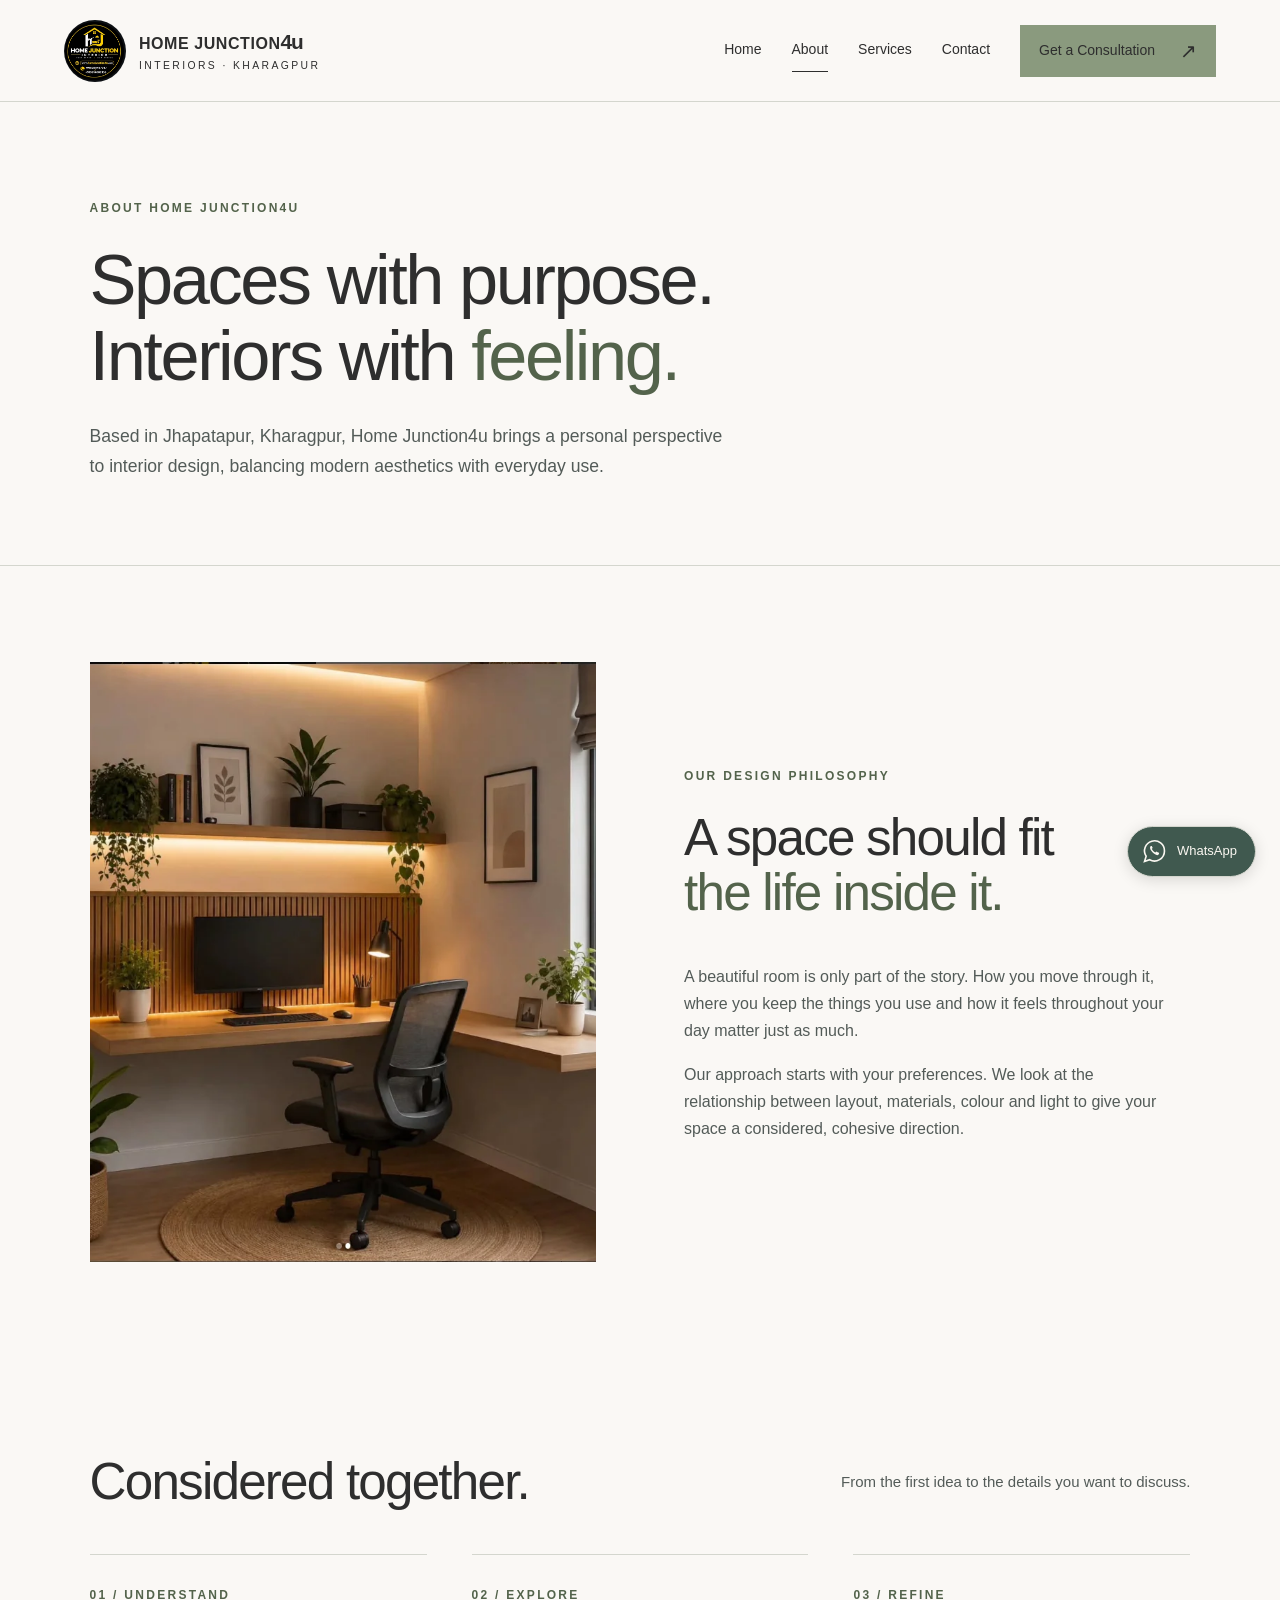
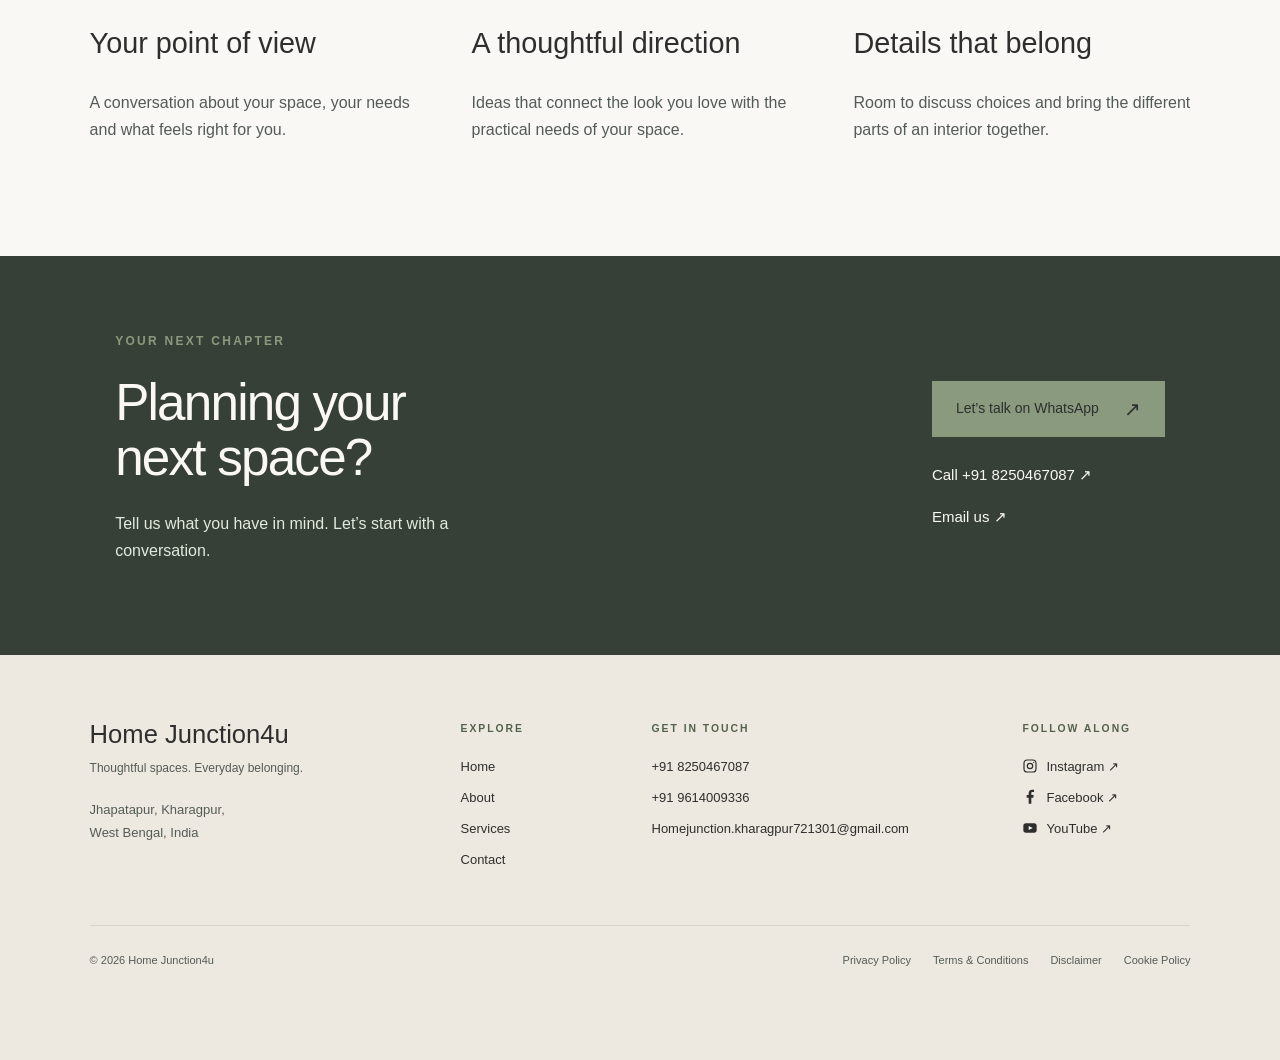
<file: about.html>
<!doctype html>
<html lang="en-IN">
<head>
<meta charset="utf-8">
<meta name="viewport" content="width=device-width, initial-scale=1">
<meta name="theme-color" content="#2e2e2e"><title>About Our Interior Design Approach | Home Junction4u</title>
<meta name="description" content="Meet Home Junction4u in Jhapatapur, Kharagpur. Explore our approach to personalised interiors, modern aesthetics and functional spaces.">
<meta property="og:type" content="website">
<meta property="og:locale" content="en_IN">
<meta property="og:site_name" content="Home Junction4u">
<meta property="og:title" content="About Our Interior Design Approach | Home Junction4u">
<meta property="og:description" content="Meet Home Junction4u in Jhapatapur, Kharagpur. Explore our approach to personalised interiors, modern aesthetics and functional spaces.">
<meta name="twitter:card" content="summary">
<link rel="icon" type="image/png" href="favicon.png">
<link rel="stylesheet" href="style.css">
<script defer src="main.js">
</script>
</head>
<body><a class="skip" href="#main">Skip to content</a>
<header class="header"><a class="brand" href="index.html" aria-label="Home Junction4u home"><img src="logo-480.webp" width="62" height="62" alt="Home Junction Interior logo"><span>HOME JUNCTION<span class="brand-four">4u</span><small>INTERIORS · KHARAGPUR</small></span></a><button class="menu-toggle" aria-expanded="false" aria-controls="navigation">Menu <span aria-hidden="true">☰</span></button>
<nav id="navigation" aria-label="Main navigation"><a href="index.html" >Home</a><a href="about.html" aria-current=page>About</a><a href="services.html" >Services</a><a href="contact.html" >Contact</a><a class="button " href="contact.html">Get a Consultation<span aria-hidden="true">↗</span></a>
</nav>
</header>
<main id="main">
<section class="page-intro section">
<p class="eyebrow">ABOUT HOME JUNCTION4U</p>
<h1>Spaces with purpose.<br>Interiors with <em>feeling.</em>
</h1>
<p>Based in Jhapatapur, Kharagpur, Home Junction4u brings a personal perspective to interior design, balancing modern aesthetics with everyday use.</p>
</section>
<section class="about-split section">
<div><img class="" src="workspace-960.webp" srcset="workspace-480.webp 480w, workspace-960.webp 845w" sizes="(max-width: 700px) 100vw, 55vw" width="845" height="856" alt="Wooden corner workspace with plants and a softly lit display shelf" loading="eager" fetchpriority=high decoding="async">
</div>
<div>
<p class="eyebrow">OUR DESIGN PHILOSOPHY</p>
<h2>A space should fit<br><em>the life inside it.</em>
</h2>
<p>A beautiful room is only part of the story. How you move through it, where you keep the things you use and how it feels throughout your day matter just as much.</p>
<p>Our approach starts with your preferences. We look at the relationship between layout, materials, colour and light to give your space a considered, cohesive direction.</p>
</div>
</section>
<section class="section">
<div class="section-heading">
<h2>Considered together.</h2>
<p>From the first idea to the details you want to discuss.</p>
</div>
<div class="principles">
<article><span class="eyebrow">01 / UNDERSTAND</span>
<h3>Your point of view</h3>
<p>A conversation about your space, your needs and what feels right for you.</p>
</article>
<article><span class="eyebrow">02 / EXPLORE</span>
<h3>A thoughtful direction</h3>
<p>Ideas that connect the look you love with the practical needs of your space.</p>
</article>
<article><span class="eyebrow">03 / REFINE</span>
<h3>Details that belong</h3>
<p>Room to discuss choices and bring the different parts of an interior together.</p>
</article>
</div>
</section>
<section class="closing">
<div>
<p class="eyebrow">YOUR NEXT CHAPTER</p>
<h2>Planning your<br>next space?</h2>
<p>Tell us what you have in mind. Let’s start with a conversation.</p>
</div>
<div class="closing-actions"><a class="button " href="https://wa.me/918250467087?text=Hello%20Home%20Junction4u%2C%20I%20found%20your%20website%20and%20would%20like%20to%20discuss%20my%20interior%20design%20requirements.%20Please%20share%20more%20details.">Let’s talk on WhatsApp<span aria-hidden="true">↗</span></a><a href="tel:+918250467087">Call +91 8250467087 ↗</a><a href="mailto:Homejunction.kharagpur721301@gmail.com">Email us ↗</a>
</div>
</section>
</main>
<footer>
<div class="footer-grid">
<div><a class="footer-brand" href="index.html">Home Junction4u<span>Thoughtful spaces. Everyday belonging.</span></a>
<p>Jhapatapur, Kharagpur,<br>West Bengal, India</p>
</div>
<div>
<p class="eyebrow">EXPLORE</p><a href="index.html">Home</a><a href="about.html">About</a><a href="services.html">Services</a><a href="contact.html">Contact</a>
</div>
<div>
<p class="eyebrow">GET IN TOUCH</p><a href="tel:+918250467087">+91 8250467087</a><a href="tel:+919614009336">+91 9614009336</a><a class="email" href="mailto:Homejunction.kharagpur721301@gmail.com">Homejunction.kharagpur721301@gmail.com</a>
</div>
<div>
<p class="eyebrow">FOLLOW ALONG</p><a href="https://www.instagram.com/homejunction4u?stkn=cmZiZWJjYjNsZTdq" target="_blank" rel="noopener noreferrer"><!-- HJ ADDITION START --><svg width="16" height="16" viewBox="0 0 24 24" aria-hidden="true" focusable="false" style="display:inline-block;vertical-align:-3px;margin-right:8px"><rect x="3" y="3" width="18" height="18" rx="5" fill="none" stroke="currentColor" stroke-width="1.8"/><circle cx="12" cy="12" r="4" fill="none" stroke="currentColor" stroke-width="1.8"/><circle cx="17.5" cy="6.5" r="1" fill="currentColor"/></svg><!-- HJ ADDITION END -->Instagram ↗</a><a href="https://www.facebook.com/share/1CfM7Hp6mh/" target="_blank" rel="noopener noreferrer"><!-- HJ ADDITION START --><svg width="16" height="16" viewBox="0 0 24 24" aria-hidden="true" focusable="false" style="display:inline-block;vertical-align:-3px;margin-right:8px"><path fill="currentColor" d="M14 22v-9h3l.5-4H14V6.5c0-1.2.4-2 2-2H18V1.2C17.2 1.1 16.3 1 15.3 1 12.4 1 10 2.8 10 6v3H7v4h3v9z"/></svg><!-- HJ ADDITION END -->Facebook ↗</a><a href="https://youtube.com/@homejunction7159?si=ofRrUooe3QBa3fgW" target="_blank" rel="noopener noreferrer"><!-- HJ ADDITION START --><svg width="16" height="16" viewBox="0 0 24 24" aria-hidden="true" focusable="false" style="display:inline-block;vertical-align:-3px;margin-right:8px"><rect x="2" y="5" width="20" height="14" rx="4" fill="currentColor"/><path d="m10 9 6 3-6 3z" fill="var(--paper, #faf8f5)"/></svg><!-- HJ ADDITION END -->YouTube ↗</a>
</div>
</div>
<div class="footer-bottom"><span>© <span id="year">2026</span> Home Junction4u</span>
<div><a href="privacy-policy.html">Privacy Policy</a><a href="terms-and-conditions.html">Terms & Conditions</a><a href="disclaimer.html">Disclaimer</a><a href="cookie-policy.html">Cookie Policy</a>
</div>
</div>
</footer><a class="floating-wa" href="https://wa.me/918250467087?text=Hello%20Home%20Junction4u%2C%20I%20found%20your%20website%20and%20would%20like%20to%20discuss%20my%20interior%20design%20requirements.%20Please%20share%20more%20details." aria-label="Chat with Home Junction4u on WhatsApp"><svg viewBox="0 0 32 32" fill="none" aria-hidden="true"><path d="M27 15.5a11 11 0 0 1-16.4 9.6L5 27l1.8-5.8A11 11 0 1 1 27 15.5Z" stroke="currentColor" stroke-width="1.8"/><path d="M12 10c-3 2 2 9 7 10 2 0 3-3 1-3l-2-1-1 1c-2-1-3-2-4-4l1-1-1-2Z" fill="currentColor"/></svg><span>WhatsApp</span></a>
</body>
</html>
</file>
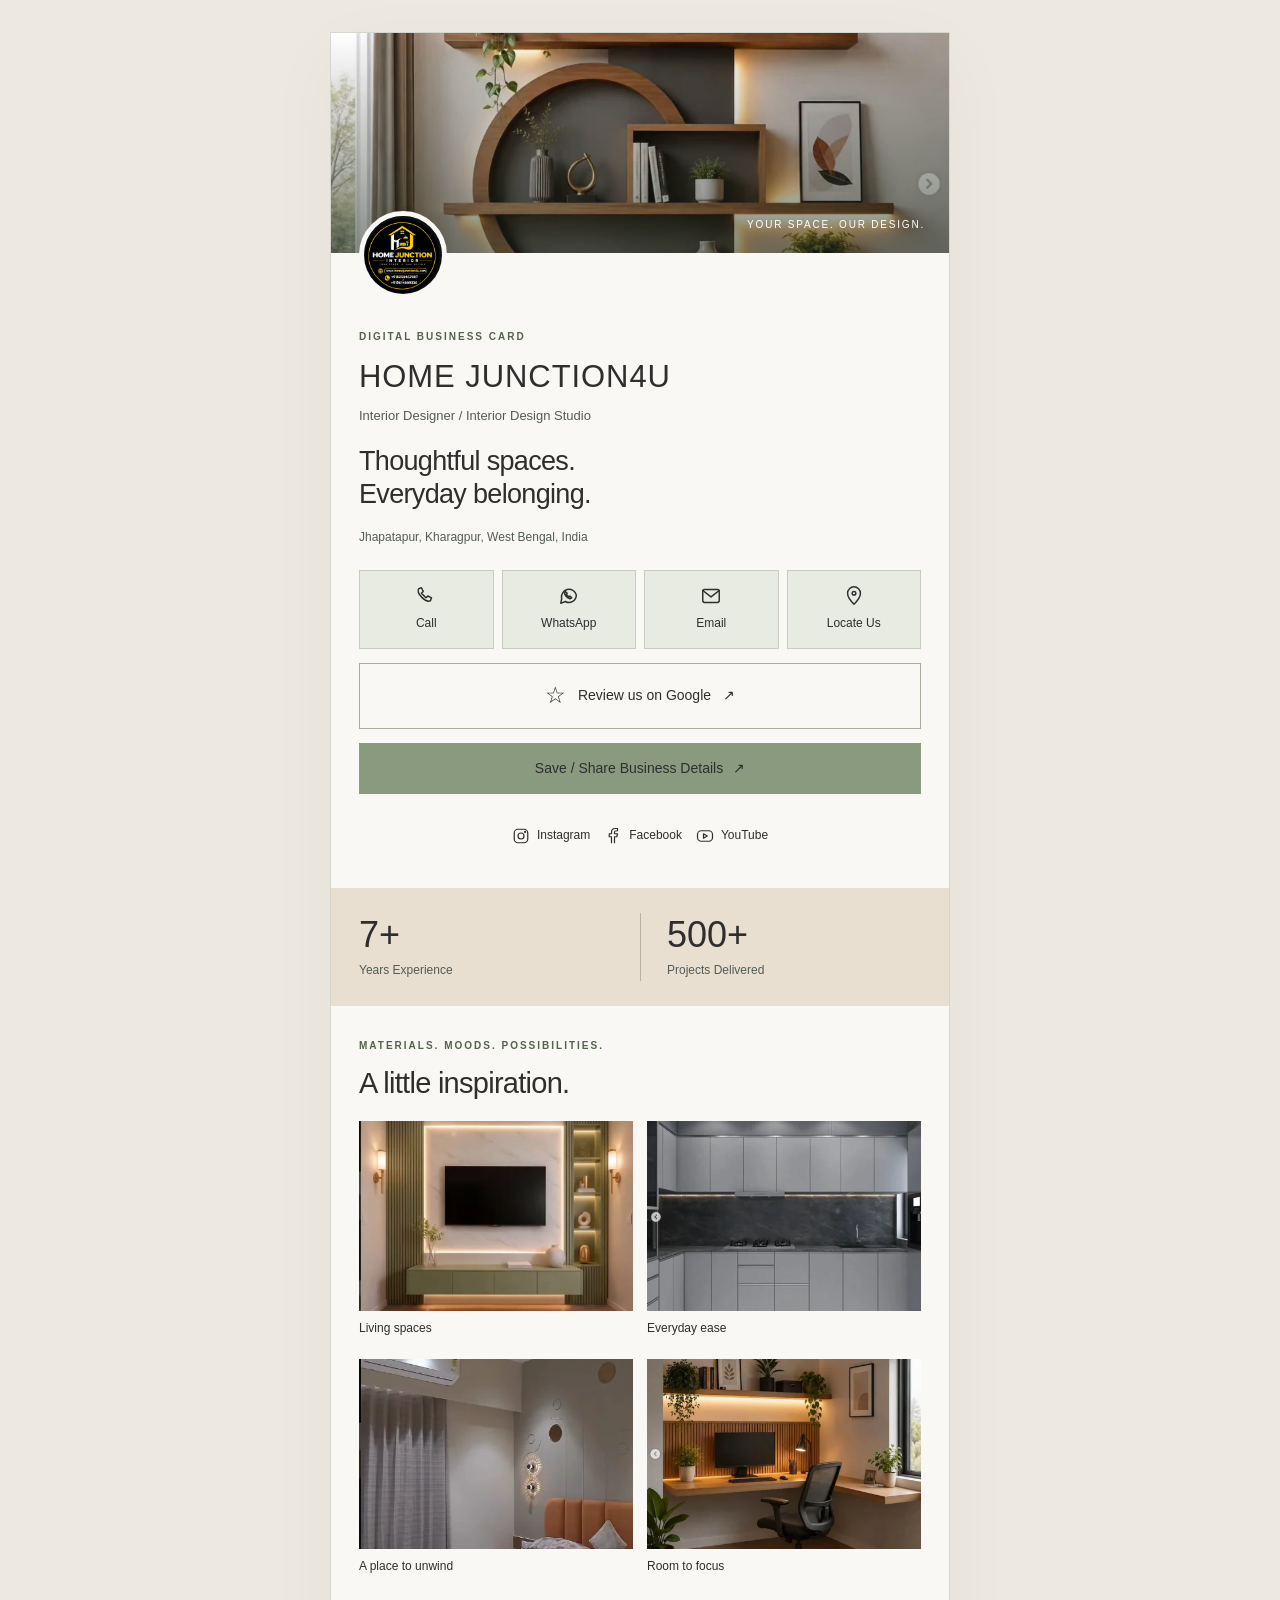
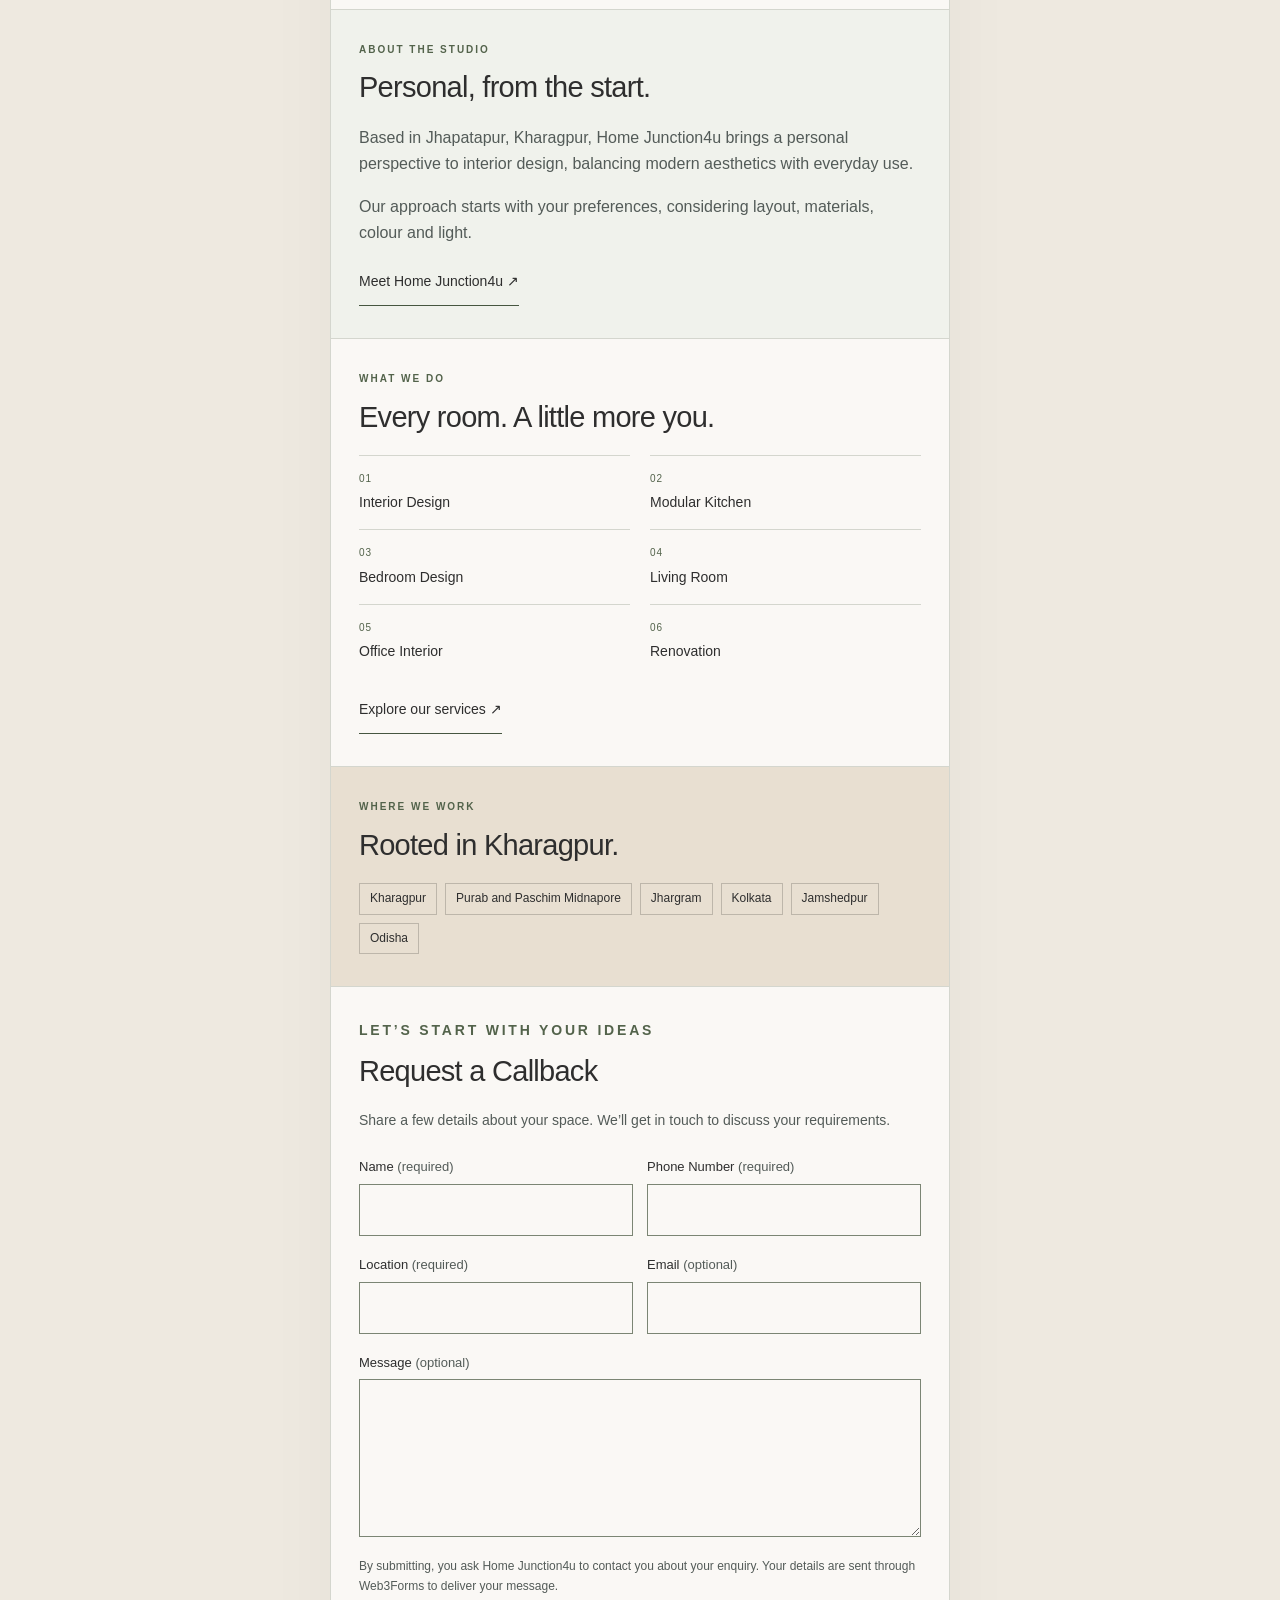
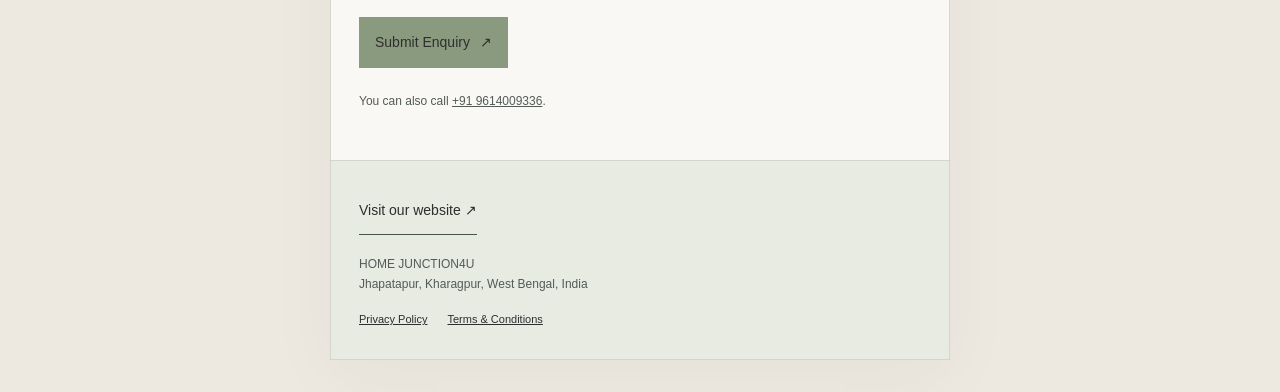
<file: card.html>
<!doctype html>
<html lang="en-IN"><head><meta charset="utf-8"><meta name="viewport" content="width=device-width, initial-scale=1"><meta name="robots" content="noindex"><meta name="theme-color" content="#8a9a7e"><title>Home Junction4u | Digital Business Card</title><meta name="description" content="Connect with Home Junction4u, Interior Design Studio in Jhapatapur, Kharagpur. Call, enquire or save our business details."><link rel="icon" href="favicon.png"><link rel="stylesheet" href="card.css"><script defer src="card.js"></script><script defer src="enquiry-form.js"></script></head>
<body><a class="skip" href="#profile">Skip to business profile</a>
<main id="profile" class="profile">
<header class="identity"><div class="cover"><img src="shelves-960.webp" alt="Warm wooden shelves above a neutral sofa" width="960" height="960"><span>YOUR SPACE. OUR DESIGN.</span></div><div class="identity-content"><img class="logo" src="logo-480.webp" width="88" height="88" alt="Home Junction Interior logo"><p class="eyebrow">DIGITAL BUSINESS CARD</p><h1>HOME JUNCTION4U</h1><p class="category">Interior Designer / Interior Design Studio</p><p class="tagline">Thoughtful spaces.<br>Everyday belonging.</p><p class="location">Jhapatapur, Kharagpur, West Bengal, India</p></div></header>
<section class="connect" aria-label="Connect with Home Junction4u"><div class="quick-actions"><a class="action" href="tel:+918250467087"><svg viewBox="0 0 24 24" aria-hidden="true" fill="none" stroke="currentColor" stroke-width="1.6" stroke-linecap="round" stroke-linejoin="round"><path d="M7 3 4 4c-3 5 8 16 13 13l1-3-4-2-2 2-5-5 2-2z"/></svg><span>Call</span></a><a class="action" href="https://wa.me/918250467087"><svg viewBox="0 0 24 24" aria-hidden="true" fill="none" stroke="currentColor" stroke-width="1.6" stroke-linecap="round" stroke-linejoin="round"><path d="M20 11a8 8 0 0 1-12 7l-5 2 1-5a8 8 0 1 1 16-4Z"/><path d="m8 7-1 2c1 3 3 5 6 6l2-1-2-2-1 1-3-3 1-1Z"/></svg><span>WhatsApp</span></a><a class="action" href="mailto:Homejunction.kharagpur721301@gmail.com"><svg viewBox="0 0 24 24" aria-hidden="true" fill="none" stroke="currentColor" stroke-width="1.6" stroke-linecap="round" stroke-linejoin="round"><rect x="3" y="5" width="18" height="14" rx="2"/><path d="m3 6 9 7 9-7"/></svg><span>Email</span></a><a class="action" href="https://maps.app.goo.gl/nD7Rkpoh7iwtVEsY8"><svg viewBox="0 0 24 24" aria-hidden="true" fill="none" stroke="currentColor" stroke-width="1.6" stroke-linecap="round" stroke-linejoin="round"><path d="M19 9c0 5-7 12-7 12S5 14 5 9a7 7 0 0 1 14 0Z"/><circle cx="12" cy="9" r="2"/></svg><span>Locate Us</span></a></div><a class="review" href="https://maps.app.goo.gl/nD7Rkpoh7iwtVEsY8"><span aria-hidden="true">☆</span> Review us on Google <span aria-hidden="true">↗</span></a><button class="button full" id="open-details" type="button" aria-haspopup="dialog" hidden>Save / Share Business Details <span aria-hidden="true">↗</span></button><noscript><a class="button full" href="Home-Junction4u-Digital-Business-Card.pdf" download>Download Digital Business Card PDF</a></noscript><div class="social" aria-label="Social media"><a class="action" href="https://www.instagram.com/homejunction4u?stkn=cmZiZWJjYjNsZTdq"><svg viewBox="0 0 24 24" aria-hidden="true" fill="none" stroke="currentColor" stroke-width="1.6" stroke-linecap="round" stroke-linejoin="round"><rect x="3" y="3" width="18" height="18" rx="5"/><circle cx="12" cy="12" r="4"/><circle cx="17.5" cy="6.5" r=".7"/></svg><span>Instagram</span></a><a class="action" href="https://www.facebook.com/share/1CfM7Hp6mh/"><svg viewBox="0 0 24 24" aria-hidden="true" fill="none" stroke="currentColor" stroke-width="1.6" stroke-linecap="round" stroke-linejoin="round"><path d="M14 21v-8h3l1-4h-4V7c0-2 1-2 4-2V2h-3c-4 0-5 2-5 5v2H7v4h3v8"/></svg><span>Facebook</span></a><a class="action" href="https://youtube.com/@homejunction7159?si=ofRrUooe3QBa3fgW"><svg viewBox="0 0 24 24" aria-hidden="true" fill="none" stroke="currentColor" stroke-width="1.6" stroke-linecap="round" stroke-linejoin="round"><rect x="2" y="5" width="20" height="14" rx="5"/><path d="m10 9 5 3-5 3Z"/></svg><span>YouTube</span></a></div></section>
<section class="stats" aria-label="Our experience"><div><strong>7+</strong><span>Years Experience</span></div><div><strong>500+</strong><span>Projects Delivered</span></div></section>
<section class="section"><p class="eyebrow">MATERIALS. MOODS. POSSIBILITIES.</p><h2>A little inspiration.</h2><div class="gallery"><figure><img src="living-room-480.webp" srcset="living-room-480.webp 480w, living-room-960.webp 960w" sizes="(max-width:600px) 45vw, 260px" alt="Sage television unit with warm lighting" loading="lazy" width="480" height="480"><figcaption>Living spaces</figcaption></figure><figure><img src="grey-kitchen-480.webp" srcset="grey-kitchen-480.webp 480w, grey-kitchen-960.webp 960w" sizes="(max-width:600px) 45vw, 260px" alt="Grey modular kitchen with stone backsplash" loading="lazy" width="480" height="480"><figcaption>Everyday ease</figcaption></figure><figure><img src="bedroom-480.webp" srcset="bedroom-480.webp 480w, bedroom-960.webp 960w" sizes="(max-width:600px) 45vw, 260px" alt="Bedroom with terracotta headboard" loading="lazy" width="480" height="480"><figcaption>A place to unwind</figcaption></figure><figure><img src="workspace-480.webp" srcset="workspace-480.webp 480w, workspace-960.webp 960w" sizes="(max-width:600px) 45vw, 260px" alt="Wooden workspace with plants" loading="lazy" width="480" height="480"><figcaption>Room to focus</figcaption></figure></div></section>
<section class="section about"><p class="eyebrow">ABOUT THE STUDIO</p><h2>Personal, from the start.</h2><p>Based in Jhapatapur, Kharagpur, Home Junction4u brings a personal perspective to interior design, balancing modern aesthetics with everyday use.</p><p>Our approach starts with your preferences, considering layout, materials, colour and light.</p><a class="text-link" href="about.html">Meet Home Junction4u ↗</a></section>
<section class="section"><p class="eyebrow">WHAT WE DO</p><h2>Every room. A little more you.</h2><ul class="services"><li><span aria-hidden="true">01</span>Interior Design</li><li><span aria-hidden="true">02</span>Modular Kitchen</li><li><span aria-hidden="true">03</span>Bedroom Design</li><li><span aria-hidden="true">04</span>Living Room</li><li><span aria-hidden="true">05</span>Office Interior</li><li><span aria-hidden="true">06</span>Renovation</li></ul><a class="text-link" href="services.html">Explore our services ↗</a></section>
<section class="section places"><p class="eyebrow">WHERE WE WORK</p><h2>Rooted in Kharagpur.</h2><ul><li>Kharagpur</li><li>Purab and Paschim Midnapore</li><li>Jhargram</li><li>Kolkata</li><li>Jamshedpur</li><li>Odisha</li></ul></section>
<section class="section enquiry" aria-labelledby="enquiry-heading"><p class="eyebrow">LET’S START WITH YOUR IDEAS</p><h2 id="enquiry-heading">Request a Callback</h2><p>Share a few details about your space. We’ll get in touch to discuss your requirements.</p><form id="enquiry-form" class="enquiry-form" action="https://api.web3forms.com/submit" method="POST" aria-describedby="enquiry-note">
<input type="hidden" name="access_key" value="d6a0d2d5-0103-4689-93b1-94c3e643372b">
<input type="hidden" name="subject" value="New Enquiry - Home Junction4u">
<input type="hidden" name="from_name" value="Home Junction4u Website">
<input type="checkbox" name="botcheck" tabindex="-1" aria-hidden="true" style="display:none">
<fieldset aria-label="Your enquiry details"><div class="enquiry-fields">
<div class="enquiry-field"><label for="enquiry-name">Name <span>(required)</span></label><input id="enquiry-name" name="name" type="text" autocomplete="name" maxlength="120" required></div>
<div class="enquiry-field"><label for="enquiry-phone">Phone Number <span>(required)</span></label><input id="enquiry-phone" name="phone" type="tel" inputmode="tel" autocomplete="tel" maxlength="30" required></div>
<div class="enquiry-field"><label for="enquiry-location">Location <span>(required)</span></label><input id="enquiry-location" name="location" type="text" autocomplete="address-level2" maxlength="200" required></div>
<div class="enquiry-field"><label for="enquiry-email">Email <span>(optional)</span></label><input id="enquiry-email" name="email" type="email" autocomplete="email" maxlength="254"></div>
<div class="enquiry-field enquiry-field-wide"><label for="enquiry-message">Message <span>(optional)</span></label><textarea id="enquiry-message" name="message" rows="5" maxlength="5000"></textarea></div>
</div></fieldset>
<p id="enquiry-note" class="enquiry-note">By submitting, you ask Home Junction4u to contact you about your enquiry. Your details are sent through Web3Forms to deliver your message.</p>
<button type="submit" class="button">Submit Enquiry<span aria-hidden="true">↗</span></button>
<p id="enquiry-status" class="enquiry-status" role="status" aria-live="polite" aria-atomic="true"></p>
<noscript><p>JavaScript is off. Submitting will open Web3Forms to complete your enquiry. You can also use the phone, email or WhatsApp links on this page.</p></noscript>
</form><p class="secondary-phone">You can also call <a href="tel:+919614009336">+91 9614009336</a>.</p></section>
<footer><a class="text-link" href="https://homejunction4u.com/">Visit our website ↗</a><p>HOME JUNCTION4U<br>Jhapatapur, Kharagpur, West Bengal, India</p><div><a href="privacy-policy.html">Privacy Policy</a><a href="terms-and-conditions.html">Terms &amp; Conditions</a></div></footer></main>
<dialog id="business-details" aria-labelledby="details-title"><div class="dialog-inner"><button type="button" class="close" aria-label="Close business details">×</button><p class="eyebrow">KEEP IN TOUCH</p><h2 id="details-title" tabindex="-1">HOME JUNCTION4U</h2><dl><dt>Phone</dt><dd><a href="tel:+918250467087">+91 8250467087</a></dd><dt>Additional Phone</dt><dd><a href="tel:+919614009336">+91 9614009336</a></dd><dt>Email</dt><dd><a href="mailto:Homejunction.kharagpur721301@gmail.com">Homejunction.kharagpur721301@gmail.com</a></dd><dt>Website</dt><dd><a href="https://homejunction4u.com/">https://homejunction4u.com/</a></dd><dt>Location</dt><dd>Jhapatapur, Kharagpur, West Bengal, India</dd></dl><div class="detail-actions"><a class="action" href="tel:+918250467087"><svg viewBox="0 0 24 24" aria-hidden="true" fill="none" stroke="currentColor" stroke-width="1.6" stroke-linecap="round" stroke-linejoin="round"><path d="M7 3 4 4c-3 5 8 16 13 13l1-3-4-2-2 2-5-5 2-2z"/></svg><span>Call</span></a><a class="action" href="https://wa.me/918250467087"><svg viewBox="0 0 24 24" aria-hidden="true" fill="none" stroke="currentColor" stroke-width="1.6" stroke-linecap="round" stroke-linejoin="round"><path d="M20 11a8 8 0 0 1-12 7l-5 2 1-5a8 8 0 1 1 16-4Z"/><path d="m8 7-1 2c1 3 3 5 6 6l2-1-2-2-1 1-3-3 1-1Z"/></svg><span>WhatsApp</span></a><a class="action" href="mailto:Homejunction.kharagpur721301@gmail.com"><svg viewBox="0 0 24 24" aria-hidden="true" fill="none" stroke="currentColor" stroke-width="1.6" stroke-linecap="round" stroke-linejoin="round"><rect x="3" y="5" width="18" height="14" rx="2"/><path d="m3 6 9 7 9-7"/></svg><span>Email</span></a><button type="button" data-copy="+91 8250467087">Copy Phone</button><button type="button" data-copy="Homejunction.kharagpur721301@gmail.com">Copy Email</button><a href="https://homejunction4u.com/">Open Website</a><a class="action" href="https://maps.app.goo.gl/nD7Rkpoh7iwtVEsY8"><svg viewBox="0 0 24 24" aria-hidden="true" fill="none" stroke="currentColor" stroke-width="1.6" stroke-linecap="round" stroke-linejoin="round"><path d="M19 9c0 5-7 12-7 12S5 14 5 9a7 7 0 0 1 14 0Z"/><circle cx="12" cy="9" r="2"/></svg><span>Locate Us</span></a></div><a class="button full" href="Home-Junction4u-Digital-Business-Card.pdf" download>Download Digital Business Card PDF ↓</a><button type="button" class="button secondary full" id="share-profile">Share Business Profile ↗</button><button type="button" class="button secondary full" id="copy-profile" data-copy="https://homejunction4u.com/card.html" data-confirm="Link copied">Copy Profile Link</button><p id="copy-status" role="status" aria-live="polite"></p><div id="manual-copy" hidden><label for="copy-value">Select and copy these details:</label><input id="copy-value" readonly></div></div></dialog>
</body></html>
</file>
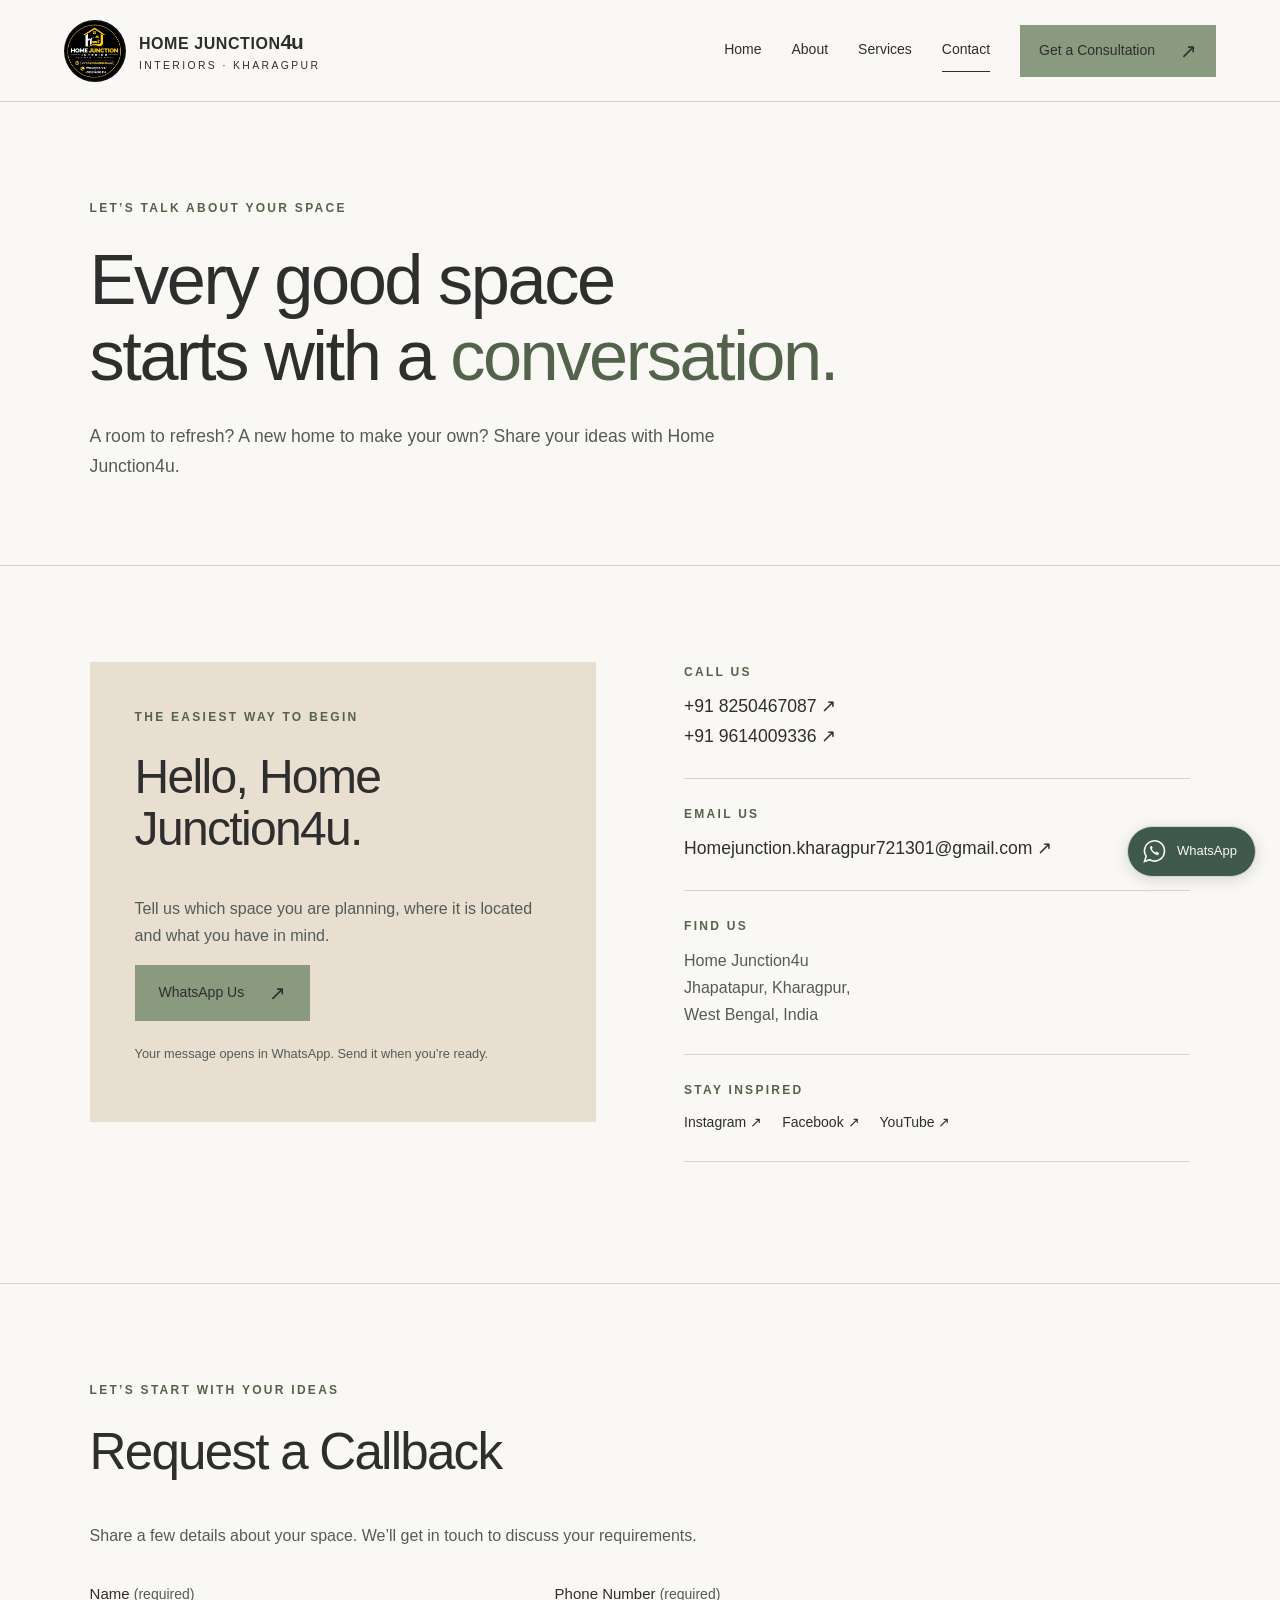
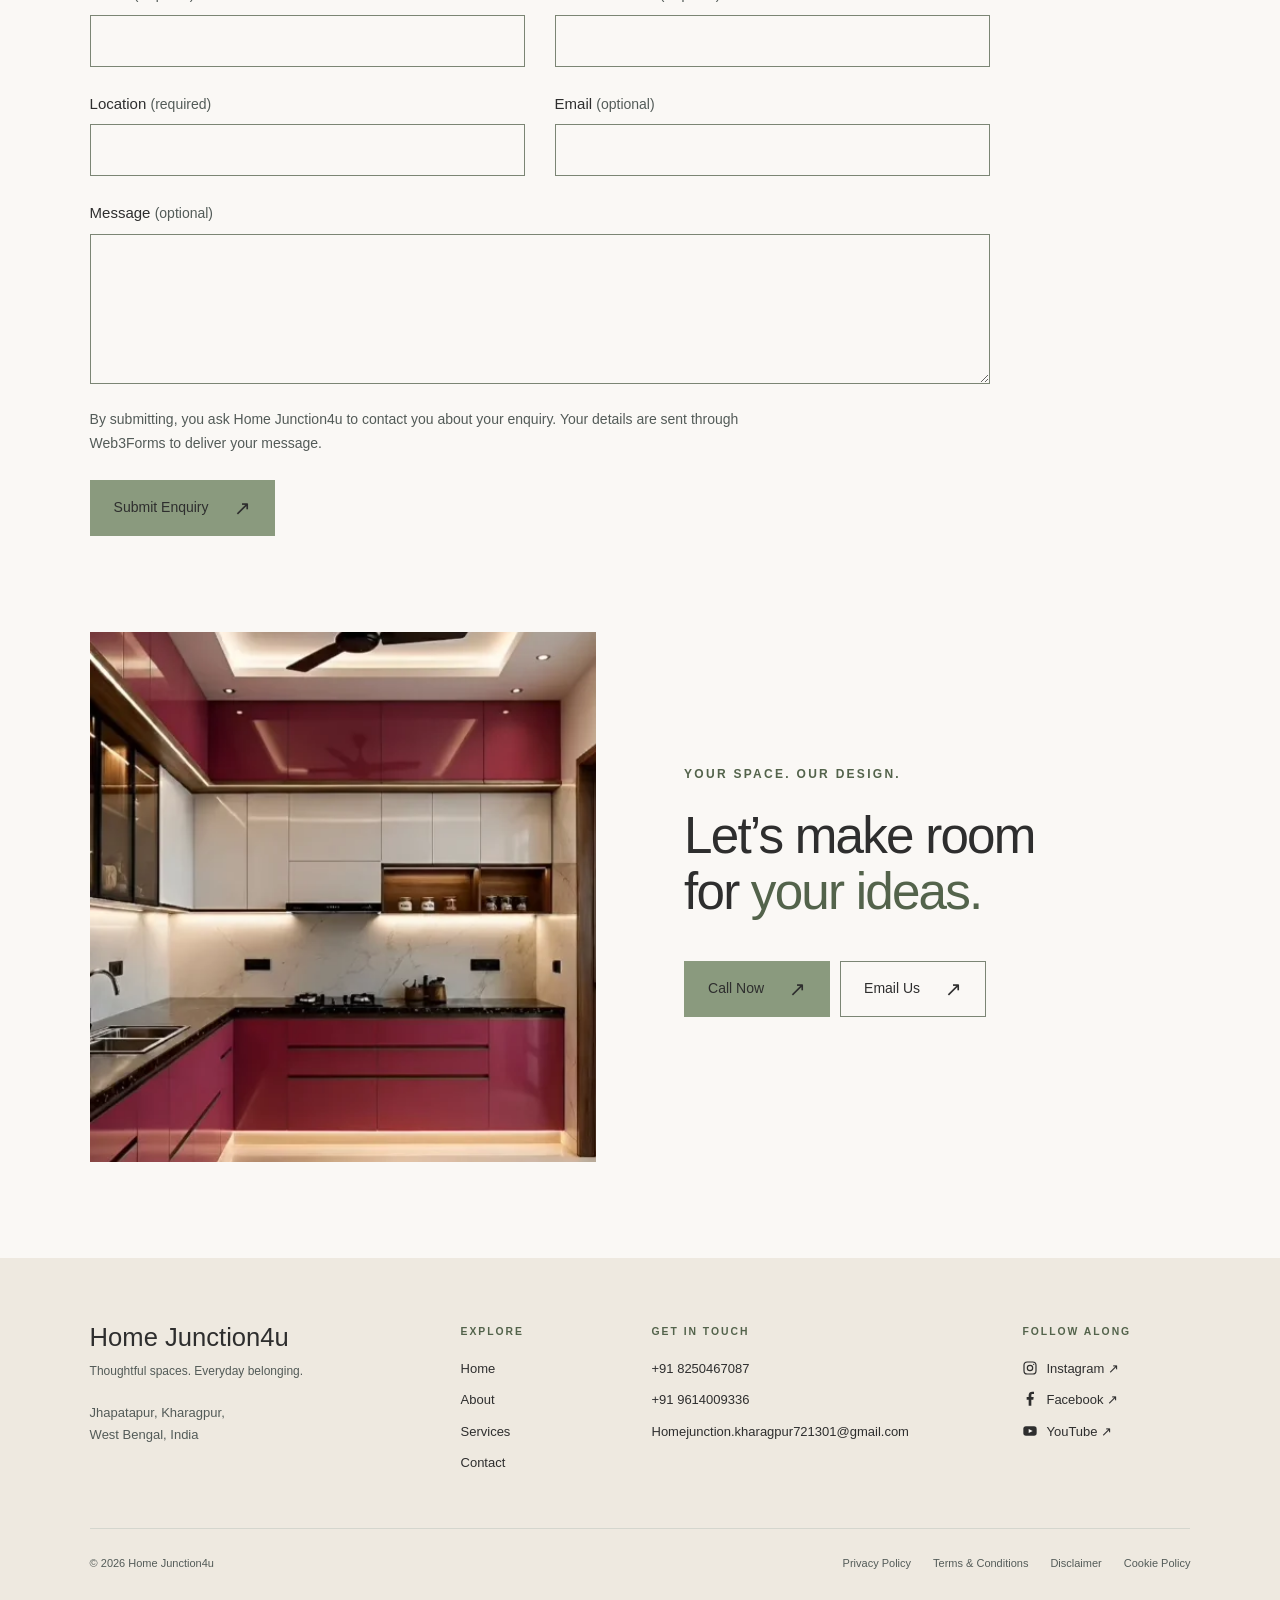
<file: contact.html>
<!doctype html>
<html lang="en-IN">
<head>
<meta charset="utf-8">
<meta name="viewport" content="width=device-width, initial-scale=1">
<meta name="theme-color" content="#2e2e2e"><title>Contact Your Interior Designer in Kharagpur | Home Junction4u</title>
<meta name="description" content="Contact Home Junction4u in Jhapatapur, Kharagpur. WhatsApp or call +91 8250467087 or +91 9614009336 to discuss your interior design requirements.">
<meta property="og:type" content="website">
<meta property="og:locale" content="en_IN">
<meta property="og:site_name" content="Home Junction4u">
<meta property="og:title" content="Contact Your Interior Designer in Kharagpur | Home Junction4u">
<meta property="og:description" content="Contact Home Junction4u in Jhapatapur, Kharagpur. WhatsApp or call +91 8250467087 or +91 9614009336 to discuss your interior design requirements.">
<meta name="twitter:card" content="summary">
<link rel="icon" type="image/png" href="favicon.png">
<link rel="stylesheet" href="style.css">
<script defer src="main.js">
</script>
<!-- HJ ENQUIRY ASSETS START --><link rel="stylesheet" href="enquiry-form.css"><script defer src="enquiry-form.js"></script><!-- HJ ENQUIRY ASSETS END --></head>
<body><a class="skip" href="#main">Skip to content</a>
<header class="header"><a class="brand" href="index.html" aria-label="Home Junction4u home"><img src="logo-480.webp" width="62" height="62" alt="Home Junction Interior logo"><span>HOME JUNCTION<span class="brand-four">4u</span><small>INTERIORS · KHARAGPUR</small></span></a><button class="menu-toggle" aria-expanded="false" aria-controls="navigation">Menu <span aria-hidden="true">☰</span></button>
<nav id="navigation" aria-label="Main navigation"><a href="index.html" >Home</a><a href="about.html" >About</a><a href="services.html" >Services</a><a href="contact.html" aria-current=page>Contact</a><a class="button " href="contact.html">Get a Consultation<span aria-hidden="true">↗</span></a>
</nav>
</header>
<main id="main">
<section class="page-intro section">
<p class="eyebrow">LET’S TALK ABOUT YOUR SPACE</p>
<h1>Every good space<br>starts with a <em>conversation.</em>
</h1>
<p>A room to refresh? A new home to make your own? Share your ideas with Home Junction4u.</p>
</section>
<section class="contact-grid section">
<div class="contact-primary">
<p class="eyebrow">THE EASIEST WAY TO BEGIN</p>
<h2>Hello, Home Junction4u.</h2>
<p>Tell us which space you are planning, where it is located and what you have in mind.</p><a class="button " href="https://wa.me/918250467087?text=Hello%20Home%20Junction4u%2C%20I%20found%20your%20website%20and%20would%20like%20to%20discuss%20my%20interior%20design%20requirements.%20Please%20share%20more%20details.">WhatsApp Us<span aria-hidden="true">↗</span></a>
<p class="small-note">Your message opens in WhatsApp. Send it when you’re ready.</p>
</div>
<div class="contact-details">
<article>
<p class="eyebrow">CALL US</p><a href="tel:+918250467087">+91 8250467087 ↗</a><a href="tel:+919614009336">+91 9614009336 ↗</a>
</article>
<article>
<p class="eyebrow">EMAIL US</p><a class="email" href="mailto:Homejunction.kharagpur721301@gmail.com">Homejunction.kharagpur721301@gmail.com ↗</a>
</article>
<article>
<p class="eyebrow">FIND US</p>
<p>Home Junction4u<br>Jhapatapur, Kharagpur,<br>West Bengal, India</p>
</article>
<article>
<p class="eyebrow">STAY INSPIRED</p>
<div class="social-links"><a href="https://www.instagram.com/homejunction4u?stkn=cmZiZWJjYjNsZTdq" target="_blank" rel="noopener noreferrer">Instagram ↗</a><a href="https://www.facebook.com/share/1CfM7Hp6mh/" target="_blank" rel="noopener noreferrer">Facebook ↗</a><a href="https://youtube.com/@homejunction7159?si=ofRrUooe3QBa3fgW" target="_blank" rel="noopener noreferrer">YouTube ↗</a>
</div>
</article>
</div>
</section>
<!-- HJ ENQUIRY FORM START -->
<section class="section enquiry-section" aria-labelledby="enquiry-heading">
<div class="enquiry-intro"><p class="eyebrow">LET’S START WITH YOUR IDEAS</p><h2 id="enquiry-heading">Request a Callback</h2>
<p>Share a few details about your space. We’ll get in touch to discuss your requirements.</p></div>
<form id="enquiry-form" class="enquiry-form" action="https://api.web3forms.com/submit" method="POST" aria-describedby="enquiry-note">
<input type="hidden" name="access_key" value="d6a0d2d5-0103-4689-93b1-94c3e643372b">
<input type="hidden" name="subject" value="New Enquiry - Home Junction4u">
<input type="hidden" name="from_name" value="Home Junction4u Website">
<input type="checkbox" name="botcheck" tabindex="-1" aria-hidden="true" style="display:none">
<fieldset aria-label="Your enquiry details"><div class="enquiry-fields">
<div class="enquiry-field"><label for="enquiry-name">Name <span>(required)</span></label><input id="enquiry-name" name="name" type="text" autocomplete="name" maxlength="120" required></div>
<div class="enquiry-field"><label for="enquiry-phone">Phone Number <span>(required)</span></label><input id="enquiry-phone" name="phone" type="tel" inputmode="tel" autocomplete="tel" maxlength="30" required></div>
<div class="enquiry-field"><label for="enquiry-location">Location <span>(required)</span></label><input id="enquiry-location" name="location" type="text" autocomplete="address-level2" maxlength="200" required></div>
<div class="enquiry-field"><label for="enquiry-email">Email <span>(optional)</span></label><input id="enquiry-email" name="email" type="email" autocomplete="email" maxlength="254"></div>
<div class="enquiry-field enquiry-field-wide"><label for="enquiry-message">Message <span>(optional)</span></label><textarea id="enquiry-message" name="message" rows="5" maxlength="5000"></textarea></div>
</div></fieldset>
<p id="enquiry-note" class="enquiry-note">By submitting, you ask Home Junction4u to contact you about your enquiry. Your details are sent through Web3Forms to deliver your message.</p>
<button type="submit" class="button">Submit Enquiry<span aria-hidden="true">↗</span></button>
<p id="enquiry-status" class="enquiry-status" role="status" aria-live="polite" aria-atomic="true"></p>
<noscript><p>JavaScript is off. Submitting will open Web3Forms to complete your enquiry. You can also use the phone, email or WhatsApp links on this page.</p></noscript>
</form>
</section>
<!-- HJ ENQUIRY FORM END -->
<section class="contact-image section"><img class="" src="rose-kitchen-960.webp" srcset="rose-kitchen-480.webp 475w, rose-kitchen-960.webp 475w" sizes="(max-width: 700px) 100vw, 55vw" width="475" height="815" alt="Rose and ivory modular kitchen with concealed lighting" loading="lazy"  decoding="async">
<div>
<p class="eyebrow">YOUR SPACE. OUR DESIGN.</p>
<h2>Let’s make room<br>for <em>your ideas.</em>
</h2><a class="button " href="tel:+918250467087">Call Now<span aria-hidden="true">↗</span></a><a class="button secondary" href="mailto:Homejunction.kharagpur721301@gmail.com">Email Us<span aria-hidden="true">↗</span></a>
</div>
</section>
</main>
<footer>
<div class="footer-grid">
<div><a class="footer-brand" href="index.html">Home Junction4u<span>Thoughtful spaces. Everyday belonging.</span></a>
<p>Jhapatapur, Kharagpur,<br>West Bengal, India</p>
</div>
<div>
<p class="eyebrow">EXPLORE</p><a href="index.html">Home</a><a href="about.html">About</a><a href="services.html">Services</a><a href="contact.html">Contact</a>
</div>
<div>
<p class="eyebrow">GET IN TOUCH</p><a href="tel:+918250467087">+91 8250467087</a><a href="tel:+919614009336">+91 9614009336</a><a class="email" href="mailto:Homejunction.kharagpur721301@gmail.com">Homejunction.kharagpur721301@gmail.com</a>
</div>
<div>
<p class="eyebrow">FOLLOW ALONG</p><a href="https://www.instagram.com/homejunction4u?stkn=cmZiZWJjYjNsZTdq" target="_blank" rel="noopener noreferrer"><!-- HJ ADDITION START --><svg width="16" height="16" viewBox="0 0 24 24" aria-hidden="true" focusable="false" style="display:inline-block;vertical-align:-3px;margin-right:8px"><rect x="3" y="3" width="18" height="18" rx="5" fill="none" stroke="currentColor" stroke-width="1.8"/><circle cx="12" cy="12" r="4" fill="none" stroke="currentColor" stroke-width="1.8"/><circle cx="17.5" cy="6.5" r="1" fill="currentColor"/></svg><!-- HJ ADDITION END -->Instagram ↗</a><a href="https://www.facebook.com/share/1CfM7Hp6mh/" target="_blank" rel="noopener noreferrer"><!-- HJ ADDITION START --><svg width="16" height="16" viewBox="0 0 24 24" aria-hidden="true" focusable="false" style="display:inline-block;vertical-align:-3px;margin-right:8px"><path fill="currentColor" d="M14 22v-9h3l.5-4H14V6.5c0-1.2.4-2 2-2H18V1.2C17.2 1.1 16.3 1 15.3 1 12.4 1 10 2.8 10 6v3H7v4h3v9z"/></svg><!-- HJ ADDITION END -->Facebook ↗</a><a href="https://youtube.com/@homejunction7159?si=ofRrUooe3QBa3fgW" target="_blank" rel="noopener noreferrer"><!-- HJ ADDITION START --><svg width="16" height="16" viewBox="0 0 24 24" aria-hidden="true" focusable="false" style="display:inline-block;vertical-align:-3px;margin-right:8px"><rect x="2" y="5" width="20" height="14" rx="4" fill="currentColor"/><path d="m10 9 6 3-6 3z" fill="var(--paper, #faf8f5)"/></svg><!-- HJ ADDITION END -->YouTube ↗</a>
</div>
</div>
<div class="footer-bottom"><span>© <span id="year">2026</span> Home Junction4u</span>
<div><a href="privacy-policy.html">Privacy Policy</a><a href="terms-and-conditions.html">Terms & Conditions</a><a href="disclaimer.html">Disclaimer</a><a href="cookie-policy.html">Cookie Policy</a>
</div>
</div>
</footer><a class="floating-wa" href="https://wa.me/918250467087?text=Hello%20Home%20Junction4u%2C%20I%20found%20your%20website%20and%20would%20like%20to%20discuss%20my%20interior%20design%20requirements.%20Please%20share%20more%20details." aria-label="Chat with Home Junction4u on WhatsApp"><svg viewBox="0 0 32 32" fill="none" aria-hidden="true"><path d="M27 15.5a11 11 0 0 1-16.4 9.6L5 27l1.8-5.8A11 11 0 1 1 27 15.5Z" stroke="currentColor" stroke-width="1.8"/><path d="M12 10c-3 2 2 9 7 10 2 0 3-3 1-3l-2-1-1 1c-2-1-3-2-4-4l1-1-1-2Z" fill="currentColor"/></svg><span>WhatsApp</span></a>
</body>
</html>
</file>
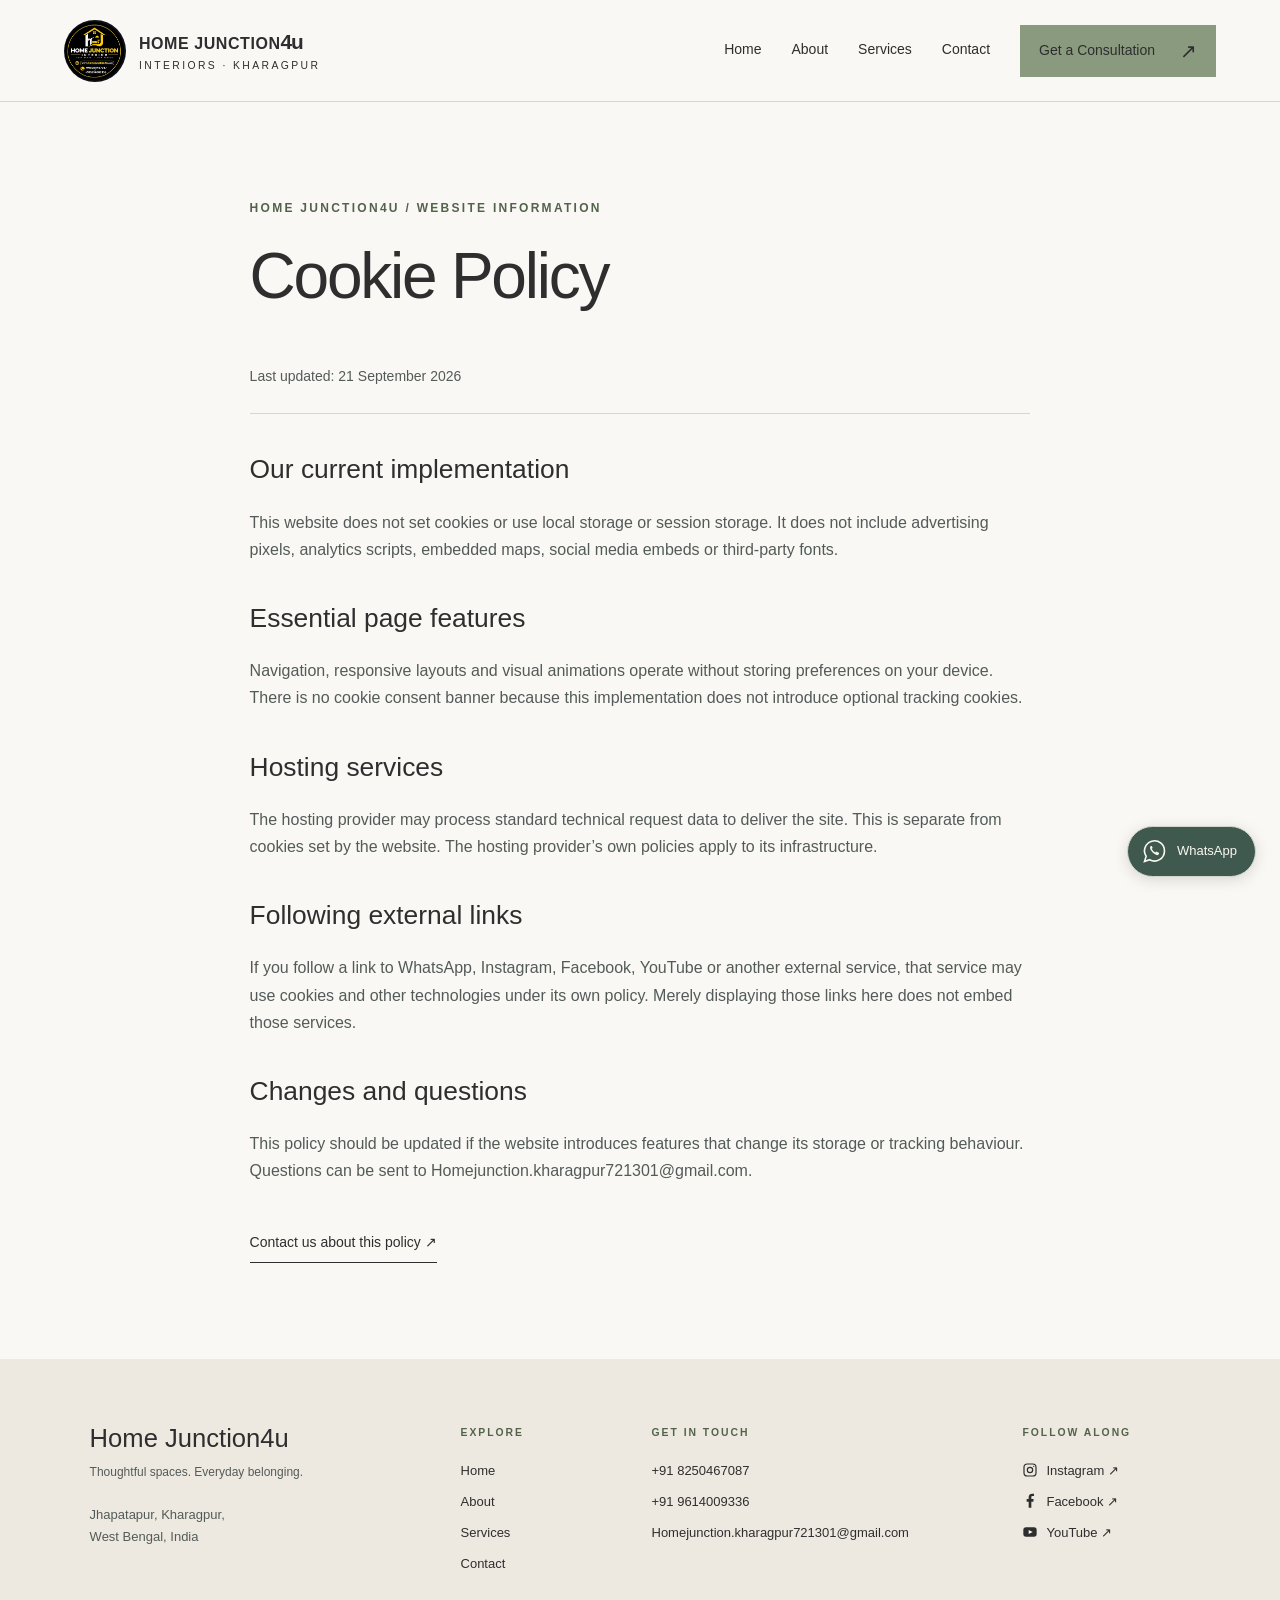
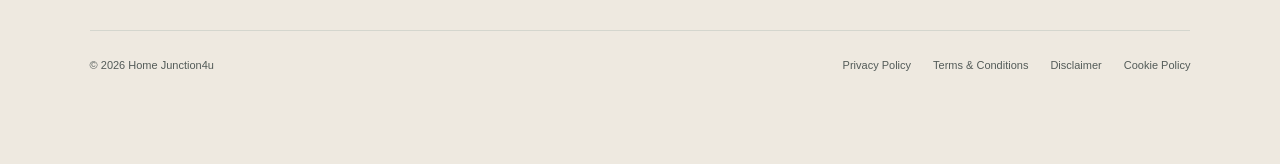
<file: cookie-policy.html>
<!doctype html>
<html lang="en-IN">
<head>
<meta charset="utf-8">
<meta name="viewport" content="width=device-width, initial-scale=1">
<meta name="theme-color" content="#2e2e2e"><title>Cookie Policy | Home Junction4u</title>
<meta name="description" content="Cookie Policy for the Home Junction4u website, including information about website use and contact channels.">
<meta property="og:type" content="website">
<meta property="og:locale" content="en_IN">
<meta property="og:site_name" content="Home Junction4u">
<meta property="og:title" content="Cookie Policy | Home Junction4u">
<meta property="og:description" content="Cookie Policy for the Home Junction4u website, including information about website use and contact channels.">
<meta name="twitter:card" content="summary">
<link rel="icon" type="image/png" href="favicon.png">
<link rel="stylesheet" href="style.css">
<script defer src="main.js">
</script>
</head>
<body><a class="skip" href="#main">Skip to content</a>
<header class="header"><a class="brand" href="index.html" aria-label="Home Junction4u home"><img src="logo-480.webp" width="62" height="62" alt="Home Junction Interior logo"><span>HOME JUNCTION<span class="brand-four">4u</span><small>INTERIORS · KHARAGPUR</small></span></a><button class="menu-toggle" aria-expanded="false" aria-controls="navigation">Menu <span aria-hidden="true">☰</span></button>
<nav id="navigation" aria-label="Main navigation"><a href="index.html" >Home</a><a href="about.html" >About</a><a href="services.html" >Services</a><a href="contact.html" >Contact</a><a class="button " href="contact.html">Get a Consultation<span aria-hidden="true">↗</span></a>
</nav>
</header>
<main id="main">
<section class="legal section">
<p class="eyebrow">HOME JUNCTION4U / WEBSITE INFORMATION</p>
<h1>Cookie Policy</h1>
<p class="policy-date">Last updated: 21 September 2026</p>
<section>
<h2>Our current implementation</h2>
<p>This website does not set cookies or use local storage or session storage. It does not include advertising pixels, analytics scripts, embedded maps, social media embeds or third-party fonts.</p>
</section>
<section>
<h2>Essential page features</h2>
<p>Navigation, responsive layouts and visual animations operate without storing preferences on your device. There is no cookie consent banner because this implementation does not introduce optional tracking cookies.</p>
</section>
<section>
<h2>Hosting services</h2>
<p>The hosting provider may process standard technical request data to deliver the site. This is separate from cookies set by the website. The hosting provider’s own policies apply to its infrastructure.</p>
</section>
<section>
<h2>Following external links</h2>
<p>If you follow a link to WhatsApp, Instagram, Facebook, YouTube or another external service, that service may use cookies and other technologies under its own policy. Merely displaying those links here does not embed those services.</p>
</section>
<section>
<h2>Changes and questions</h2>
<p>This policy should be updated if the website introduces features that change its storage or tracking behaviour. Questions can be sent to Homejunction.kharagpur721301@gmail.com.</p>
</section><a class="text-link" href="mailto:Homejunction.kharagpur721301@gmail.com">Contact us about this policy ↗</a>
</section>
</main>
<footer>
<div class="footer-grid">
<div><a class="footer-brand" href="index.html">Home Junction4u<span>Thoughtful spaces. Everyday belonging.</span></a>
<p>Jhapatapur, Kharagpur,<br>West Bengal, India</p>
</div>
<div>
<p class="eyebrow">EXPLORE</p><a href="index.html">Home</a><a href="about.html">About</a><a href="services.html">Services</a><a href="contact.html">Contact</a>
</div>
<div>
<p class="eyebrow">GET IN TOUCH</p><a href="tel:+918250467087">+91 8250467087</a><a href="tel:+919614009336">+91 9614009336</a><a class="email" href="mailto:Homejunction.kharagpur721301@gmail.com">Homejunction.kharagpur721301@gmail.com</a>
</div>
<div>
<p class="eyebrow">FOLLOW ALONG</p><a href="https://www.instagram.com/homejunction4u?stkn=cmZiZWJjYjNsZTdq" target="_blank" rel="noopener noreferrer"><!-- HJ ADDITION START --><svg width="16" height="16" viewBox="0 0 24 24" aria-hidden="true" focusable="false" style="display:inline-block;vertical-align:-3px;margin-right:8px"><rect x="3" y="3" width="18" height="18" rx="5" fill="none" stroke="currentColor" stroke-width="1.8"/><circle cx="12" cy="12" r="4" fill="none" stroke="currentColor" stroke-width="1.8"/><circle cx="17.5" cy="6.5" r="1" fill="currentColor"/></svg><!-- HJ ADDITION END -->Instagram ↗</a><a href="https://www.facebook.com/share/1CfM7Hp6mh/" target="_blank" rel="noopener noreferrer"><!-- HJ ADDITION START --><svg width="16" height="16" viewBox="0 0 24 24" aria-hidden="true" focusable="false" style="display:inline-block;vertical-align:-3px;margin-right:8px"><path fill="currentColor" d="M14 22v-9h3l.5-4H14V6.5c0-1.2.4-2 2-2H18V1.2C17.2 1.1 16.3 1 15.3 1 12.4 1 10 2.8 10 6v3H7v4h3v9z"/></svg><!-- HJ ADDITION END -->Facebook ↗</a><a href="https://youtube.com/@homejunction7159?si=ofRrUooe3QBa3fgW" target="_blank" rel="noopener noreferrer"><!-- HJ ADDITION START --><svg width="16" height="16" viewBox="0 0 24 24" aria-hidden="true" focusable="false" style="display:inline-block;vertical-align:-3px;margin-right:8px"><rect x="2" y="5" width="20" height="14" rx="4" fill="currentColor"/><path d="m10 9 6 3-6 3z" fill="var(--paper, #faf8f5)"/></svg><!-- HJ ADDITION END -->YouTube ↗</a>
</div>
</div>
<div class="footer-bottom"><span>© <span id="year">2026</span> Home Junction4u</span>
<div><a href="privacy-policy.html">Privacy Policy</a><a href="terms-and-conditions.html">Terms & Conditions</a><a href="disclaimer.html">Disclaimer</a><a href="cookie-policy.html">Cookie Policy</a>
</div>
</div>
</footer><a class="floating-wa" href="https://wa.me/918250467087?text=Hello%20Home%20Junction4u%2C%20I%20found%20your%20website%20and%20would%20like%20to%20discuss%20my%20interior%20design%20requirements.%20Please%20share%20more%20details." aria-label="Chat with Home Junction4u on WhatsApp"><svg viewBox="0 0 32 32" fill="none" aria-hidden="true"><path d="M27 15.5a11 11 0 0 1-16.4 9.6L5 27l1.8-5.8A11 11 0 1 1 27 15.5Z" stroke="currentColor" stroke-width="1.8"/><path d="M12 10c-3 2 2 9 7 10 2 0 3-3 1-3l-2-1-1 1c-2-1-3-2-4-4l1-1-1-2Z" fill="currentColor"/></svg><span>WhatsApp</span></a>
</body>
</html>
</file>
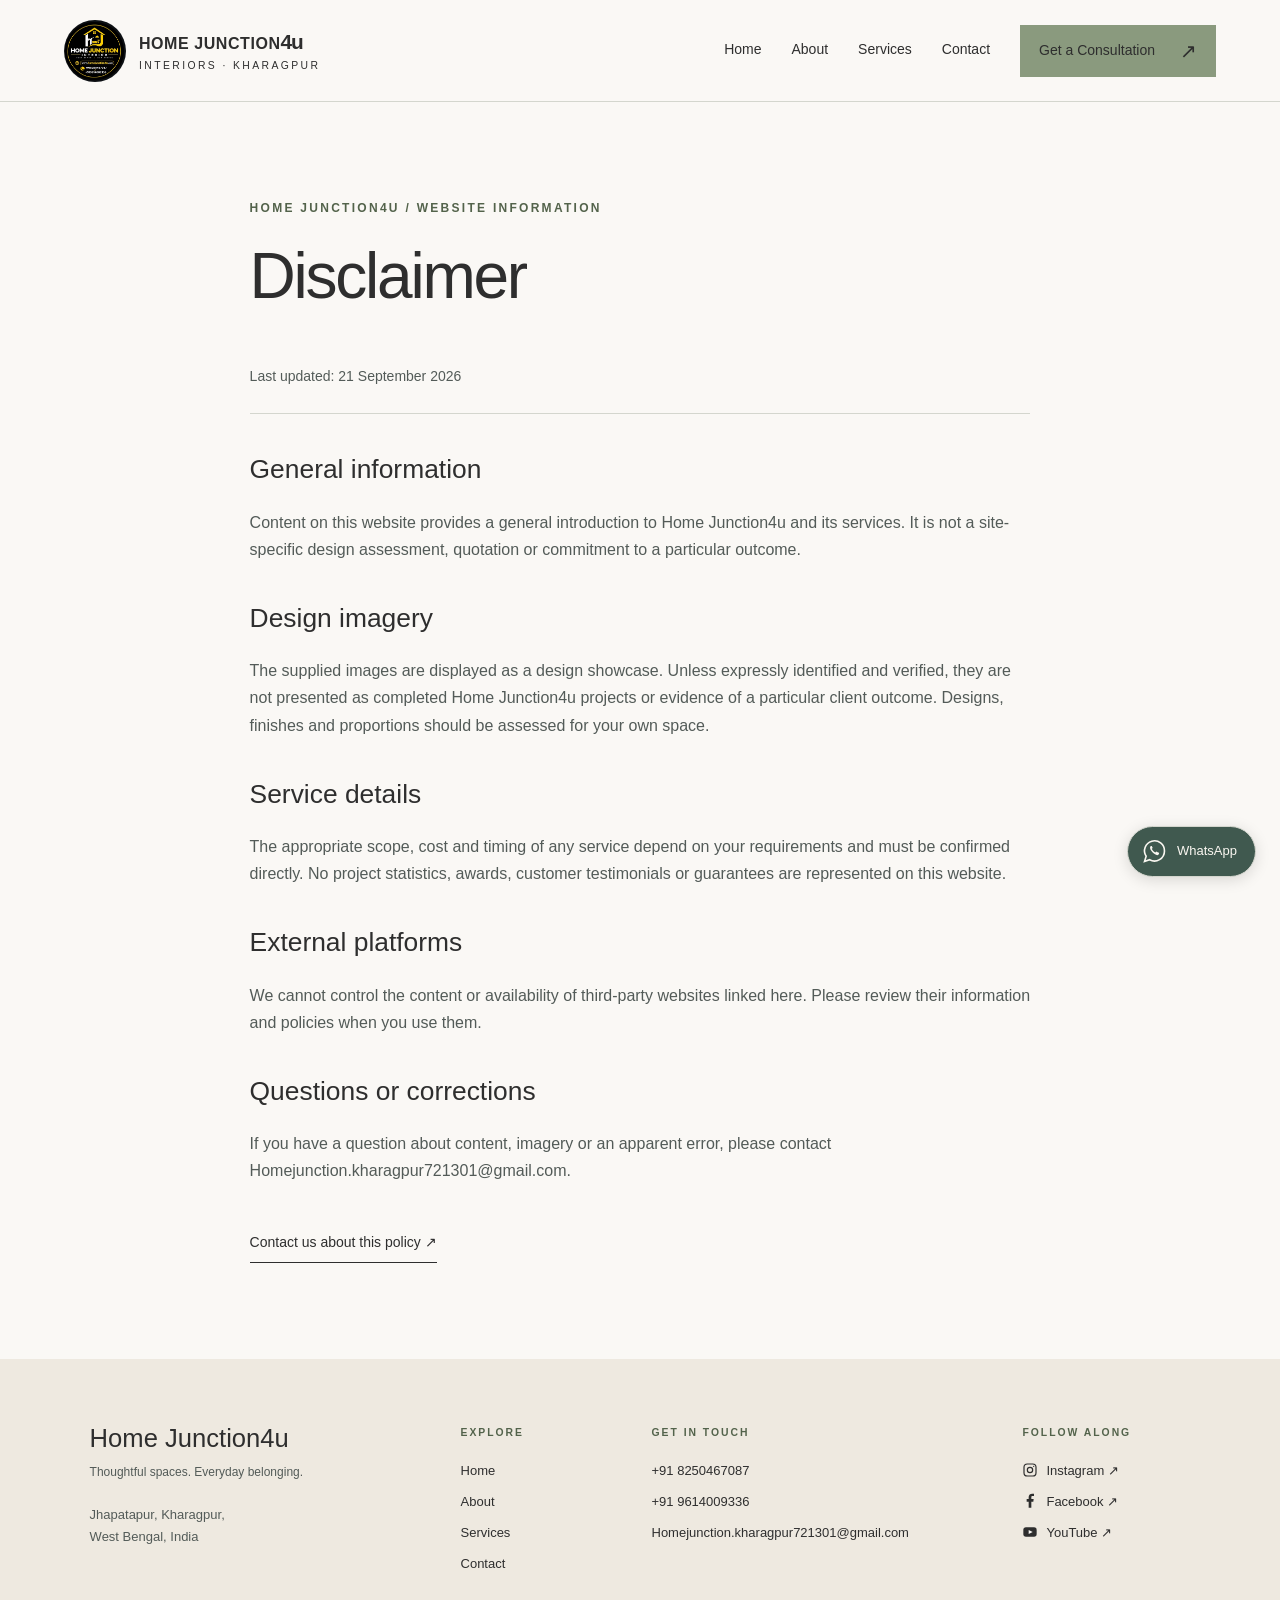
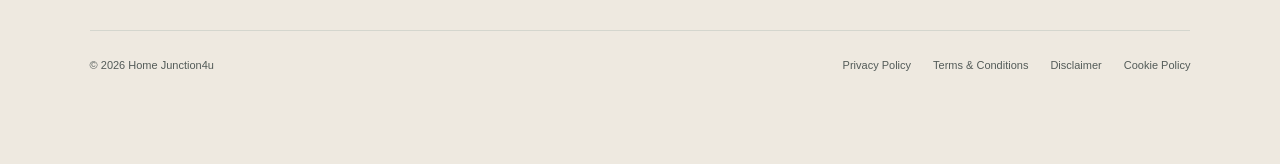
<file: disclaimer.html>
<!doctype html>
<html lang="en-IN">
<head>
<meta charset="utf-8">
<meta name="viewport" content="width=device-width, initial-scale=1">
<meta name="theme-color" content="#2e2e2e"><title>Disclaimer | Home Junction4u</title>
<meta name="description" content="Disclaimer for the Home Junction4u website, including information about website use and contact channels.">
<meta property="og:type" content="website">
<meta property="og:locale" content="en_IN">
<meta property="og:site_name" content="Home Junction4u">
<meta property="og:title" content="Disclaimer | Home Junction4u">
<meta property="og:description" content="Disclaimer for the Home Junction4u website, including information about website use and contact channels.">
<meta name="twitter:card" content="summary">
<link rel="icon" type="image/png" href="favicon.png">
<link rel="stylesheet" href="style.css">
<script defer src="main.js">
</script>
</head>
<body><a class="skip" href="#main">Skip to content</a>
<header class="header"><a class="brand" href="index.html" aria-label="Home Junction4u home"><img src="logo-480.webp" width="62" height="62" alt="Home Junction Interior logo"><span>HOME JUNCTION<span class="brand-four">4u</span><small>INTERIORS · KHARAGPUR</small></span></a><button class="menu-toggle" aria-expanded="false" aria-controls="navigation">Menu <span aria-hidden="true">☰</span></button>
<nav id="navigation" aria-label="Main navigation"><a href="index.html" >Home</a><a href="about.html" >About</a><a href="services.html" >Services</a><a href="contact.html" >Contact</a><a class="button " href="contact.html">Get a Consultation<span aria-hidden="true">↗</span></a>
</nav>
</header>
<main id="main">
<section class="legal section">
<p class="eyebrow">HOME JUNCTION4U / WEBSITE INFORMATION</p>
<h1>Disclaimer</h1>
<p class="policy-date">Last updated: 21 September 2026</p>
<section>
<h2>General information</h2>
<p>Content on this website provides a general introduction to Home Junction4u and its services. It is not a site-specific design assessment, quotation or commitment to a particular outcome.</p>
</section>
<section>
<h2>Design imagery</h2>
<p>The supplied images are displayed as a design showcase. Unless expressly identified and verified, they are not presented as completed Home Junction4u projects or evidence of a particular client outcome. Designs, finishes and proportions should be assessed for your own space.</p>
</section>
<section>
<h2>Service details</h2>
<p>The appropriate scope, cost and timing of any service depend on your requirements and must be confirmed directly. No project statistics, awards, customer testimonials or guarantees are represented on this website.</p>
</section>
<section>
<h2>External platforms</h2>
<p>We cannot control the content or availability of third-party websites linked here. Please review their information and policies when you use them.</p>
</section>
<section>
<h2>Questions or corrections</h2>
<p>If you have a question about content, imagery or an apparent error, please contact Homejunction.kharagpur721301@gmail.com.</p>
</section><a class="text-link" href="mailto:Homejunction.kharagpur721301@gmail.com">Contact us about this policy ↗</a>
</section>
</main>
<footer>
<div class="footer-grid">
<div><a class="footer-brand" href="index.html">Home Junction4u<span>Thoughtful spaces. Everyday belonging.</span></a>
<p>Jhapatapur, Kharagpur,<br>West Bengal, India</p>
</div>
<div>
<p class="eyebrow">EXPLORE</p><a href="index.html">Home</a><a href="about.html">About</a><a href="services.html">Services</a><a href="contact.html">Contact</a>
</div>
<div>
<p class="eyebrow">GET IN TOUCH</p><a href="tel:+918250467087">+91 8250467087</a><a href="tel:+919614009336">+91 9614009336</a><a class="email" href="mailto:Homejunction.kharagpur721301@gmail.com">Homejunction.kharagpur721301@gmail.com</a>
</div>
<div>
<p class="eyebrow">FOLLOW ALONG</p><a href="https://www.instagram.com/homejunction4u?stkn=cmZiZWJjYjNsZTdq" target="_blank" rel="noopener noreferrer"><!-- HJ ADDITION START --><svg width="16" height="16" viewBox="0 0 24 24" aria-hidden="true" focusable="false" style="display:inline-block;vertical-align:-3px;margin-right:8px"><rect x="3" y="3" width="18" height="18" rx="5" fill="none" stroke="currentColor" stroke-width="1.8"/><circle cx="12" cy="12" r="4" fill="none" stroke="currentColor" stroke-width="1.8"/><circle cx="17.5" cy="6.5" r="1" fill="currentColor"/></svg><!-- HJ ADDITION END -->Instagram ↗</a><a href="https://www.facebook.com/share/1CfM7Hp6mh/" target="_blank" rel="noopener noreferrer"><!-- HJ ADDITION START --><svg width="16" height="16" viewBox="0 0 24 24" aria-hidden="true" focusable="false" style="display:inline-block;vertical-align:-3px;margin-right:8px"><path fill="currentColor" d="M14 22v-9h3l.5-4H14V6.5c0-1.2.4-2 2-2H18V1.2C17.2 1.1 16.3 1 15.3 1 12.4 1 10 2.8 10 6v3H7v4h3v9z"/></svg><!-- HJ ADDITION END -->Facebook ↗</a><a href="https://youtube.com/@homejunction7159?si=ofRrUooe3QBa3fgW" target="_blank" rel="noopener noreferrer"><!-- HJ ADDITION START --><svg width="16" height="16" viewBox="0 0 24 24" aria-hidden="true" focusable="false" style="display:inline-block;vertical-align:-3px;margin-right:8px"><rect x="2" y="5" width="20" height="14" rx="4" fill="currentColor"/><path d="m10 9 6 3-6 3z" fill="var(--paper, #faf8f5)"/></svg><!-- HJ ADDITION END -->YouTube ↗</a>
</div>
</div>
<div class="footer-bottom"><span>© <span id="year">2026</span> Home Junction4u</span>
<div><a href="privacy-policy.html">Privacy Policy</a><a href="terms-and-conditions.html">Terms & Conditions</a><a href="disclaimer.html">Disclaimer</a><a href="cookie-policy.html">Cookie Policy</a>
</div>
</div>
</footer><a class="floating-wa" href="https://wa.me/918250467087?text=Hello%20Home%20Junction4u%2C%20I%20found%20your%20website%20and%20would%20like%20to%20discuss%20my%20interior%20design%20requirements.%20Please%20share%20more%20details." aria-label="Chat with Home Junction4u on WhatsApp"><svg viewBox="0 0 32 32" fill="none" aria-hidden="true"><path d="M27 15.5a11 11 0 0 1-16.4 9.6L5 27l1.8-5.8A11 11 0 1 1 27 15.5Z" stroke="currentColor" stroke-width="1.8"/><path d="M12 10c-3 2 2 9 7 10 2 0 3-3 1-3l-2-1-1 1c-2-1-3-2-4-4l1-1-1-2Z" fill="currentColor"/></svg><span>WhatsApp</span></a>
</body>
</html>
</file>
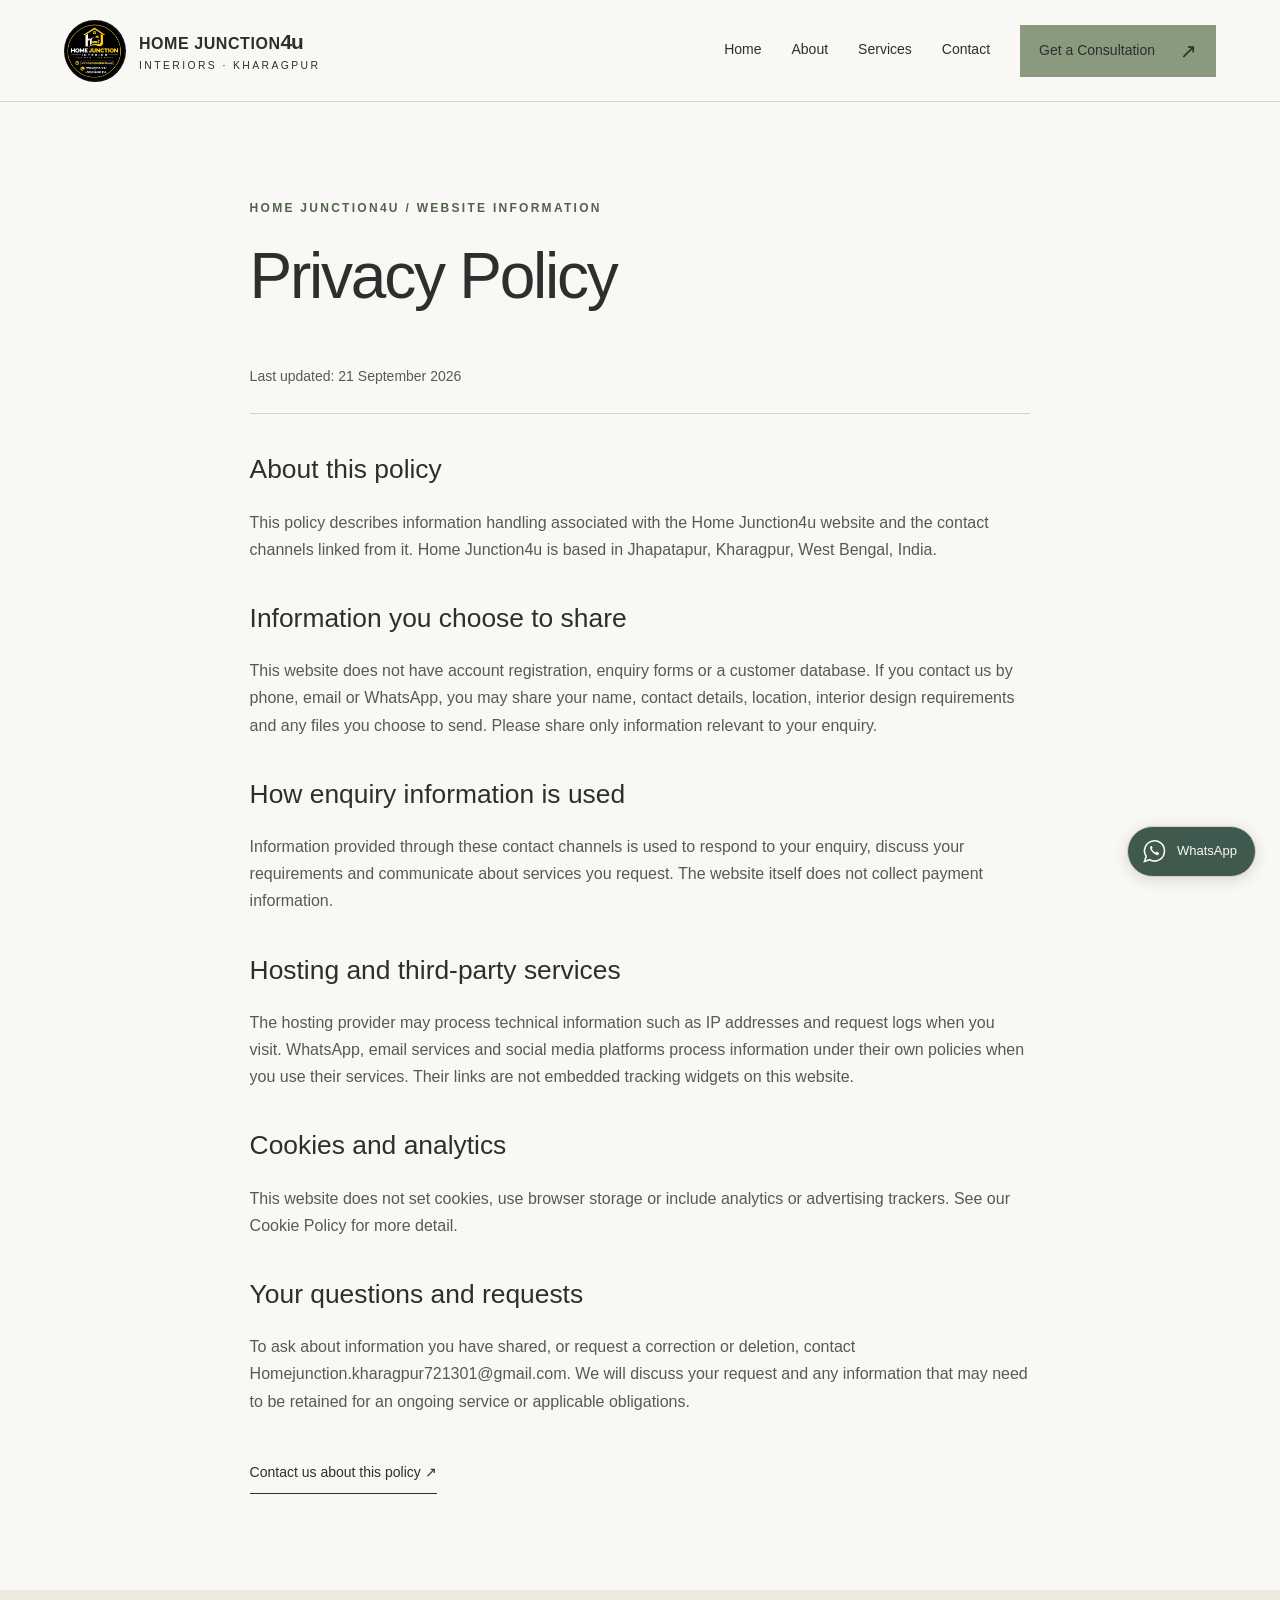
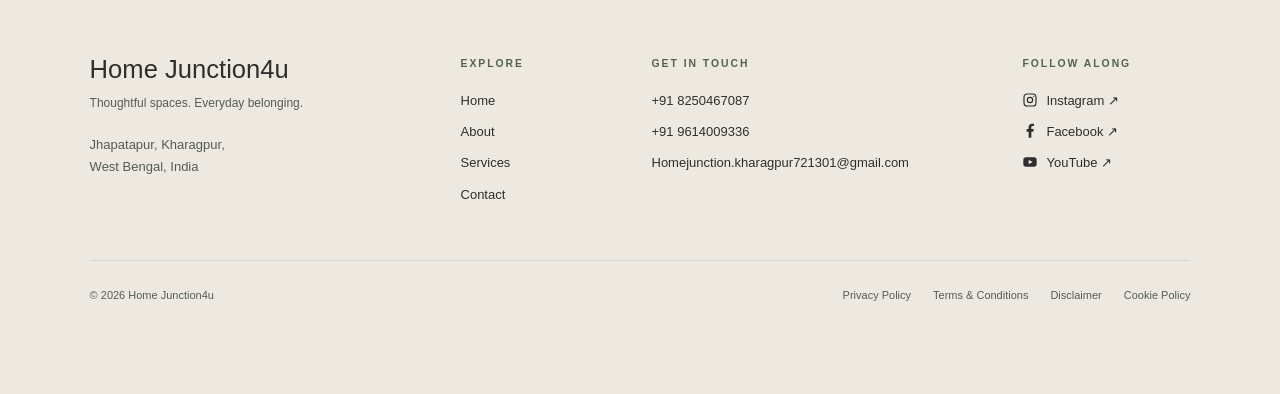
<file: privacy-policy.html>
<!doctype html>
<html lang="en-IN">
<head>
<meta charset="utf-8">
<meta name="viewport" content="width=device-width, initial-scale=1">
<meta name="theme-color" content="#2e2e2e"><title>Privacy Policy | Home Junction4u</title>
<meta name="description" content="Privacy Policy for the Home Junction4u website, including information about website use and contact channels.">
<meta property="og:type" content="website">
<meta property="og:locale" content="en_IN">
<meta property="og:site_name" content="Home Junction4u">
<meta property="og:title" content="Privacy Policy | Home Junction4u">
<meta property="og:description" content="Privacy Policy for the Home Junction4u website, including information about website use and contact channels.">
<meta name="twitter:card" content="summary">
<link rel="icon" type="image/png" href="favicon.png">
<link rel="stylesheet" href="style.css">
<script defer src="main.js">
</script>
</head>
<body><a class="skip" href="#main">Skip to content</a>
<header class="header"><a class="brand" href="index.html" aria-label="Home Junction4u home"><img src="logo-480.webp" width="62" height="62" alt="Home Junction Interior logo"><span>HOME JUNCTION<span class="brand-four">4u</span><small>INTERIORS · KHARAGPUR</small></span></a><button class="menu-toggle" aria-expanded="false" aria-controls="navigation">Menu <span aria-hidden="true">☰</span></button>
<nav id="navigation" aria-label="Main navigation"><a href="index.html" >Home</a><a href="about.html" >About</a><a href="services.html" >Services</a><a href="contact.html" >Contact</a><a class="button " href="contact.html">Get a Consultation<span aria-hidden="true">↗</span></a>
</nav>
</header>
<main id="main">
<section class="legal section">
<p class="eyebrow">HOME JUNCTION4U / WEBSITE INFORMATION</p>
<h1>Privacy Policy</h1>
<p class="policy-date">Last updated: 21 September 2026</p>
<section>
<h2>About this policy</h2>
<p>This policy describes information handling associated with the Home Junction4u website and the contact channels linked from it. Home Junction4u is based in Jhapatapur, Kharagpur, West Bengal, India.</p>
</section>
<section>
<h2>Information you choose to share</h2>
<p>This website does not have account registration, enquiry forms or a customer database. If you contact us by phone, email or WhatsApp, you may share your name, contact details, location, interior design requirements and any files you choose to send. Please share only information relevant to your enquiry.</p>
</section>
<section>
<h2>How enquiry information is used</h2>
<p>Information provided through these contact channels is used to respond to your enquiry, discuss your requirements and communicate about services you request. The website itself does not collect payment information.</p>
</section>
<section>
<h2>Hosting and third-party services</h2>
<p>The hosting provider may process technical information such as IP addresses and request logs when you visit. WhatsApp, email services and social media platforms process information under their own policies when you use their services. Their links are not embedded tracking widgets on this website.</p>
</section>
<section>
<h2>Cookies and analytics</h2>
<p>This website does not set cookies, use browser storage or include analytics or advertising trackers. See our Cookie Policy for more detail.</p>
</section>
<section>
<h2>Your questions and requests</h2>
<p>To ask about information you have shared, or request a correction or deletion, contact Homejunction.kharagpur721301@gmail.com. We will discuss your request and any information that may need to be retained for an ongoing service or applicable obligations.</p>
</section><a class="text-link" href="mailto:Homejunction.kharagpur721301@gmail.com">Contact us about this policy ↗</a>
</section>
</main>
<footer>
<div class="footer-grid">
<div><a class="footer-brand" href="index.html">Home Junction4u<span>Thoughtful spaces. Everyday belonging.</span></a>
<p>Jhapatapur, Kharagpur,<br>West Bengal, India</p>
</div>
<div>
<p class="eyebrow">EXPLORE</p><a href="index.html">Home</a><a href="about.html">About</a><a href="services.html">Services</a><a href="contact.html">Contact</a>
</div>
<div>
<p class="eyebrow">GET IN TOUCH</p><a href="tel:+918250467087">+91 8250467087</a><a href="tel:+919614009336">+91 9614009336</a><a class="email" href="mailto:Homejunction.kharagpur721301@gmail.com">Homejunction.kharagpur721301@gmail.com</a>
</div>
<div>
<p class="eyebrow">FOLLOW ALONG</p><a href="https://www.instagram.com/homejunction4u?stkn=cmZiZWJjYjNsZTdq" target="_blank" rel="noopener noreferrer"><!-- HJ ADDITION START --><svg width="16" height="16" viewBox="0 0 24 24" aria-hidden="true" focusable="false" style="display:inline-block;vertical-align:-3px;margin-right:8px"><rect x="3" y="3" width="18" height="18" rx="5" fill="none" stroke="currentColor" stroke-width="1.8"/><circle cx="12" cy="12" r="4" fill="none" stroke="currentColor" stroke-width="1.8"/><circle cx="17.5" cy="6.5" r="1" fill="currentColor"/></svg><!-- HJ ADDITION END -->Instagram ↗</a><a href="https://www.facebook.com/share/1CfM7Hp6mh/" target="_blank" rel="noopener noreferrer"><!-- HJ ADDITION START --><svg width="16" height="16" viewBox="0 0 24 24" aria-hidden="true" focusable="false" style="display:inline-block;vertical-align:-3px;margin-right:8px"><path fill="currentColor" d="M14 22v-9h3l.5-4H14V6.5c0-1.2.4-2 2-2H18V1.2C17.2 1.1 16.3 1 15.3 1 12.4 1 10 2.8 10 6v3H7v4h3v9z"/></svg><!-- HJ ADDITION END -->Facebook ↗</a><a href="https://youtube.com/@homejunction7159?si=ofRrUooe3QBa3fgW" target="_blank" rel="noopener noreferrer"><!-- HJ ADDITION START --><svg width="16" height="16" viewBox="0 0 24 24" aria-hidden="true" focusable="false" style="display:inline-block;vertical-align:-3px;margin-right:8px"><rect x="2" y="5" width="20" height="14" rx="4" fill="currentColor"/><path d="m10 9 6 3-6 3z" fill="var(--paper, #faf8f5)"/></svg><!-- HJ ADDITION END -->YouTube ↗</a>
</div>
</div>
<div class="footer-bottom"><span>© <span id="year">2026</span> Home Junction4u</span>
<div><a href="privacy-policy.html">Privacy Policy</a><a href="terms-and-conditions.html">Terms & Conditions</a><a href="disclaimer.html">Disclaimer</a><a href="cookie-policy.html">Cookie Policy</a>
</div>
</div>
</footer><a class="floating-wa" href="https://wa.me/918250467087?text=Hello%20Home%20Junction4u%2C%20I%20found%20your%20website%20and%20would%20like%20to%20discuss%20my%20interior%20design%20requirements.%20Please%20share%20more%20details." aria-label="Chat with Home Junction4u on WhatsApp"><svg viewBox="0 0 32 32" fill="none" aria-hidden="true"><path d="M27 15.5a11 11 0 0 1-16.4 9.6L5 27l1.8-5.8A11 11 0 1 1 27 15.5Z" stroke="currentColor" stroke-width="1.8"/><path d="M12 10c-3 2 2 9 7 10 2 0 3-3 1-3l-2-1-1 1c-2-1-3-2-4-4l1-1-1-2Z" fill="currentColor"/></svg><span>WhatsApp</span></a>
</body>
</html>
</file>
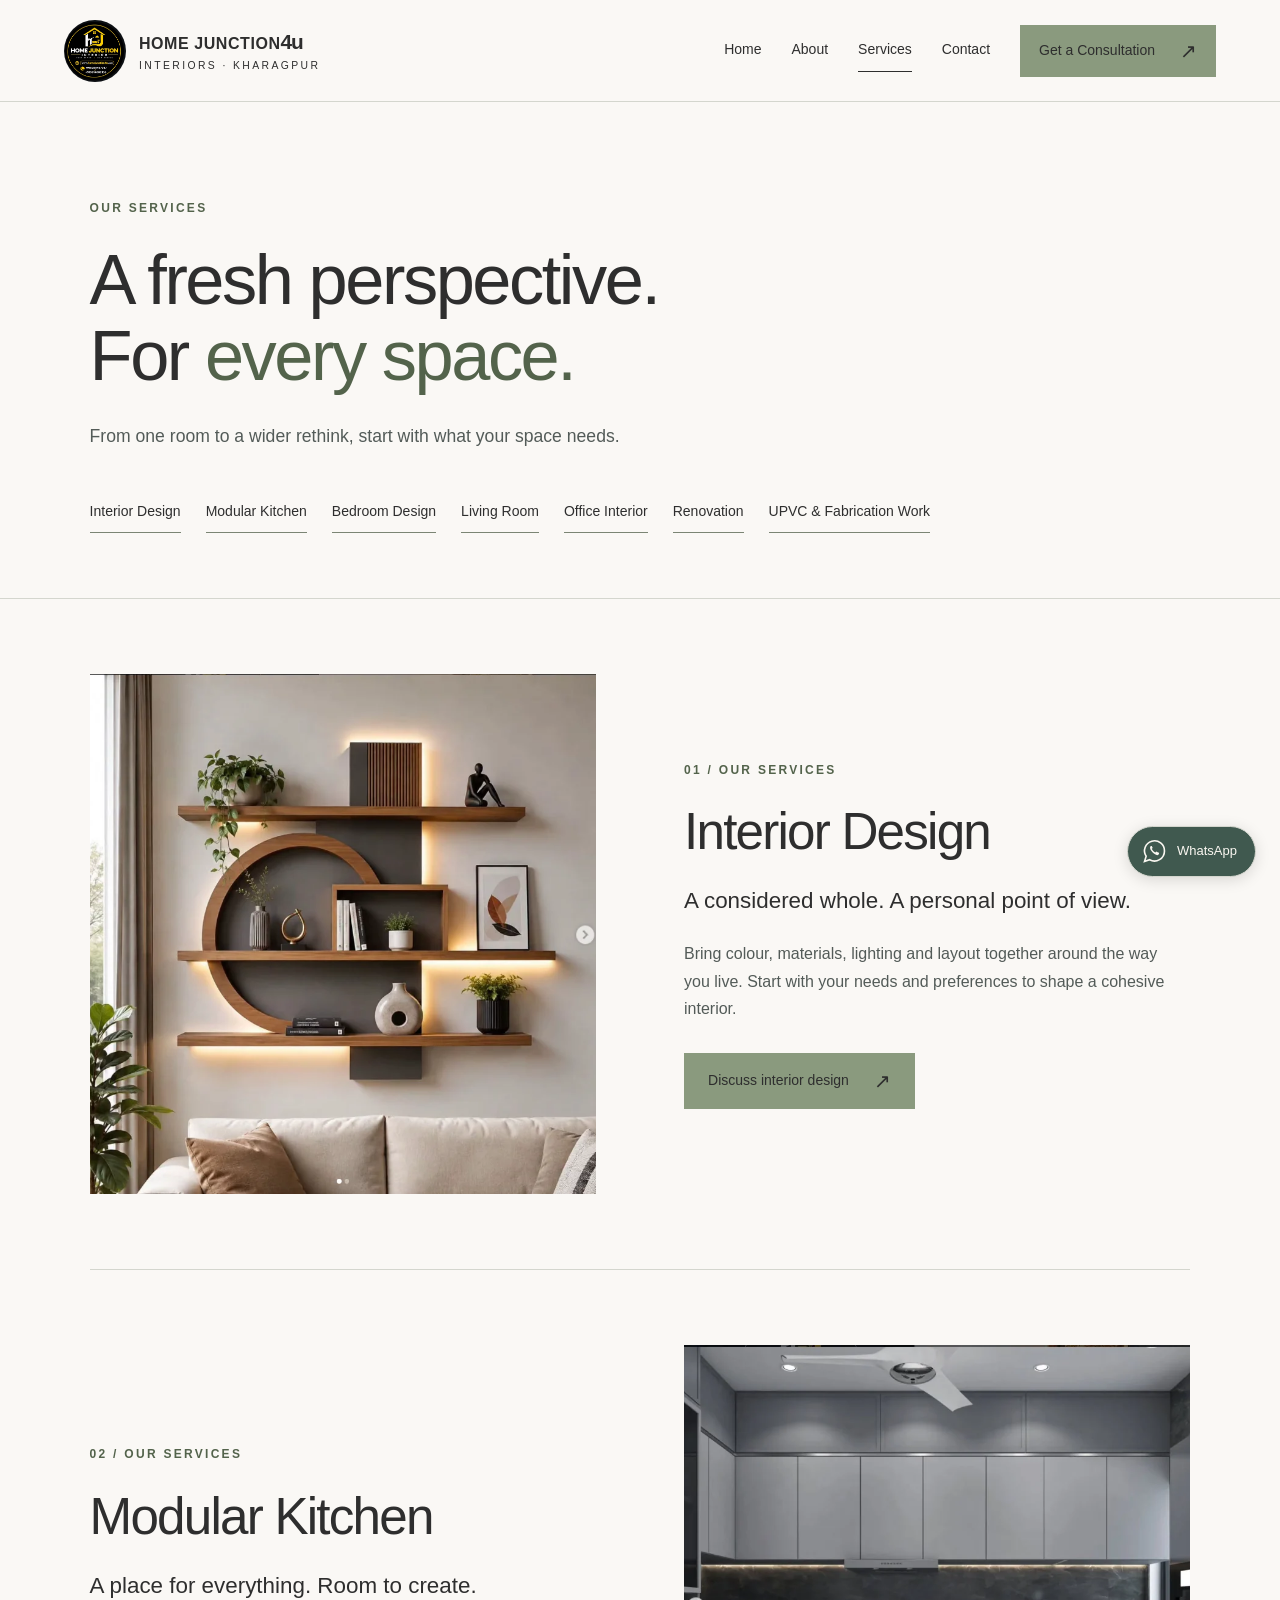
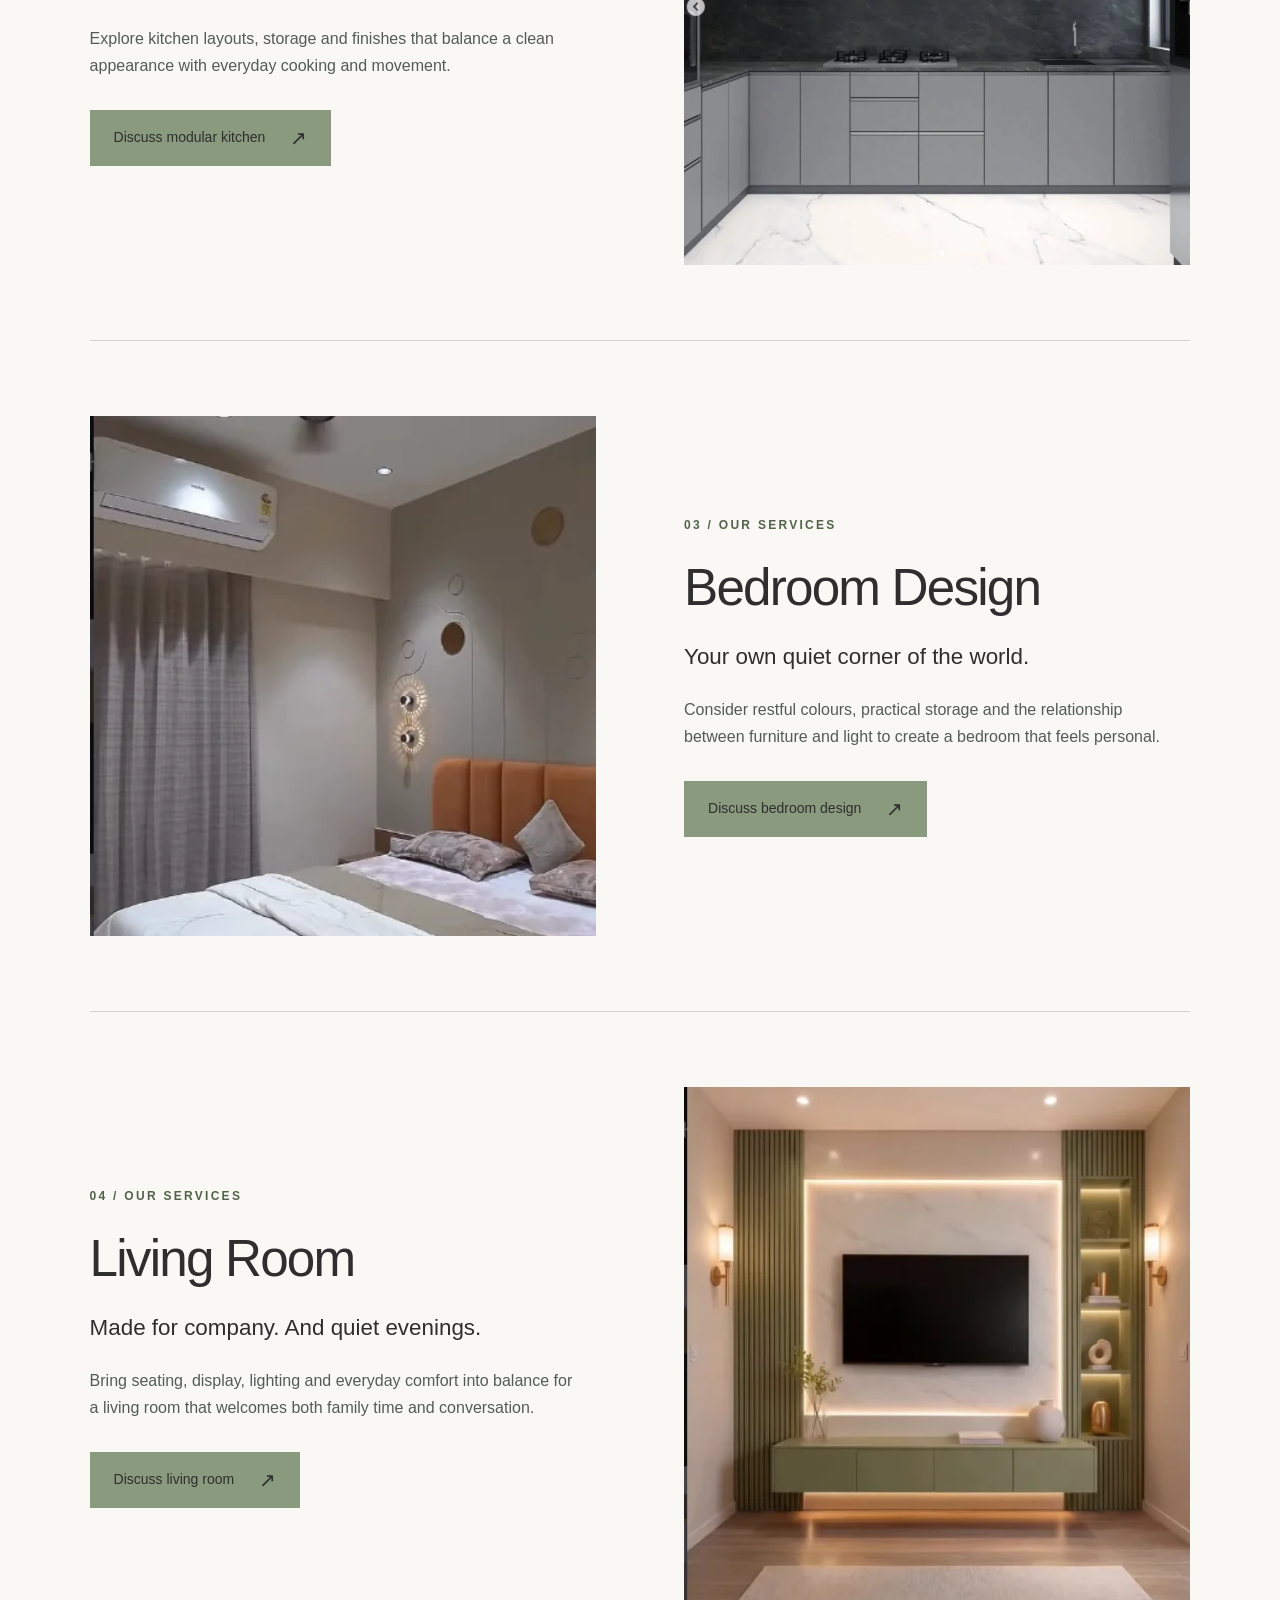
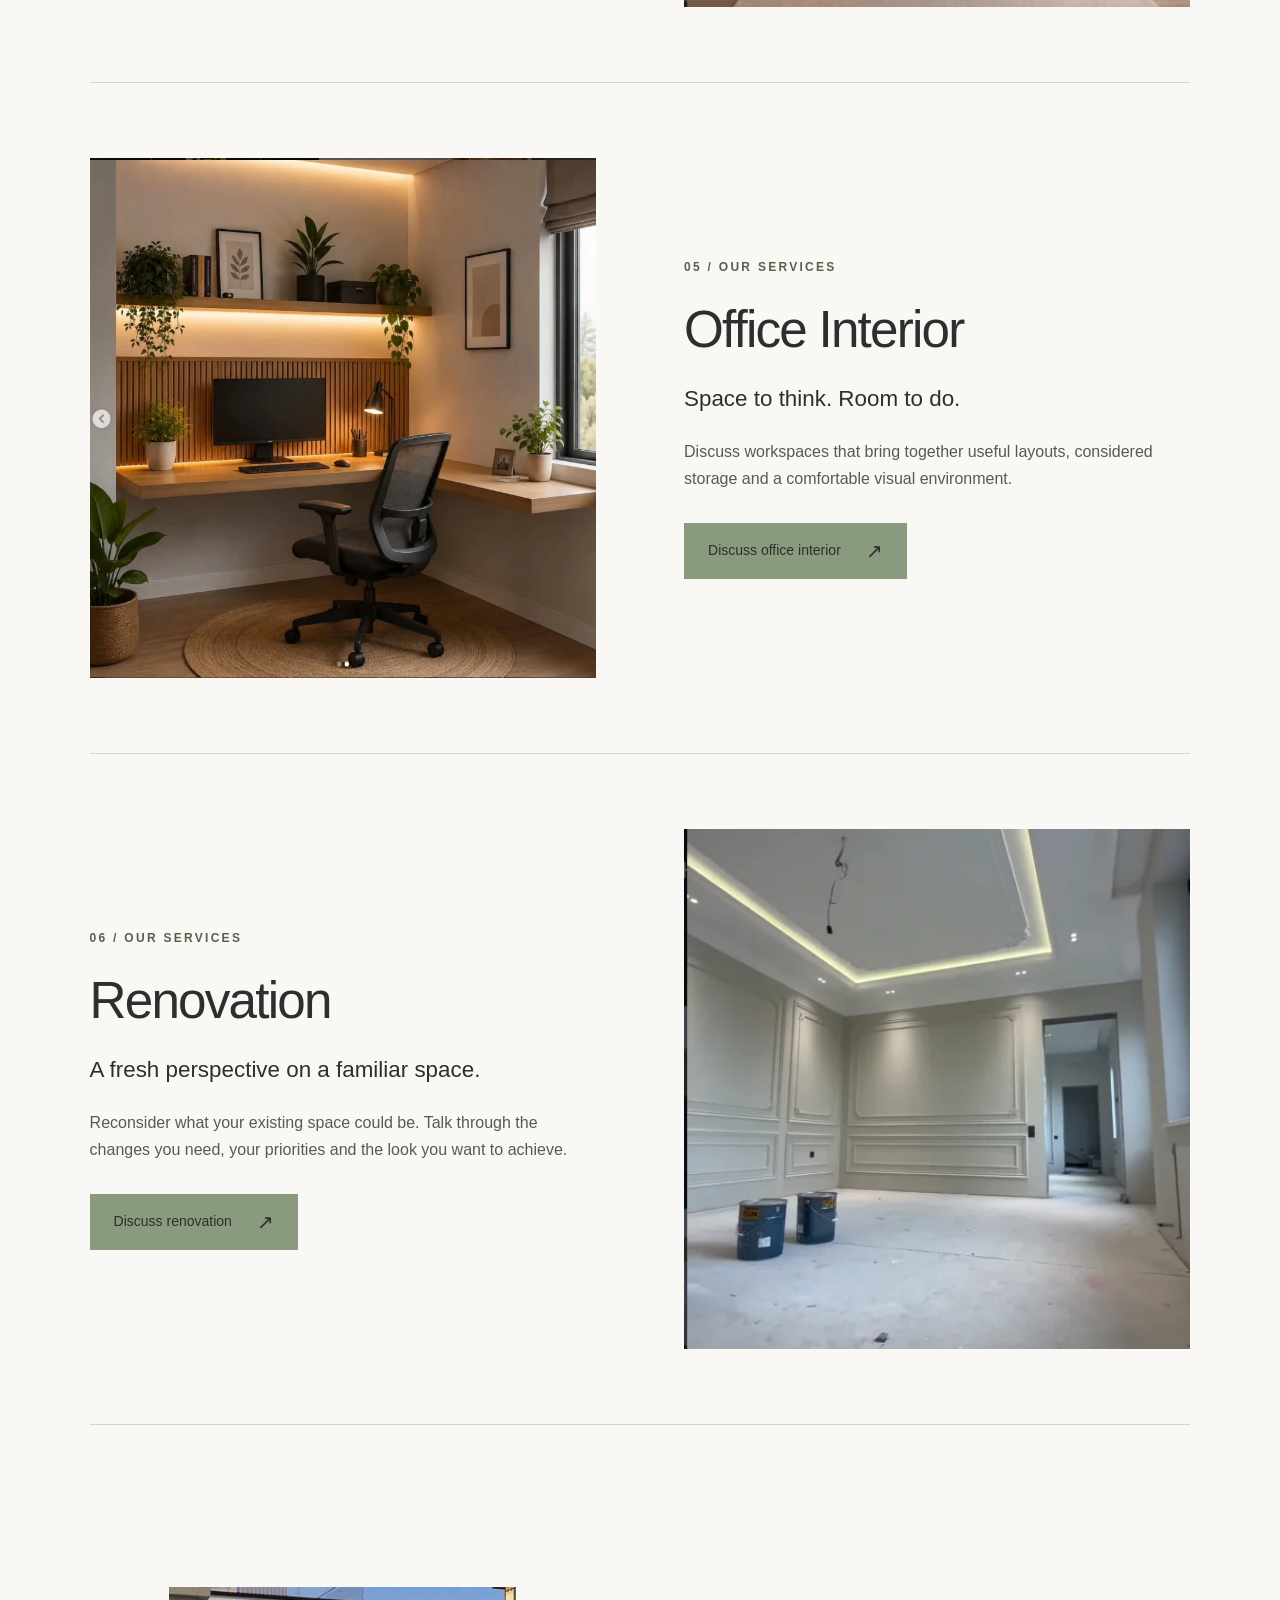
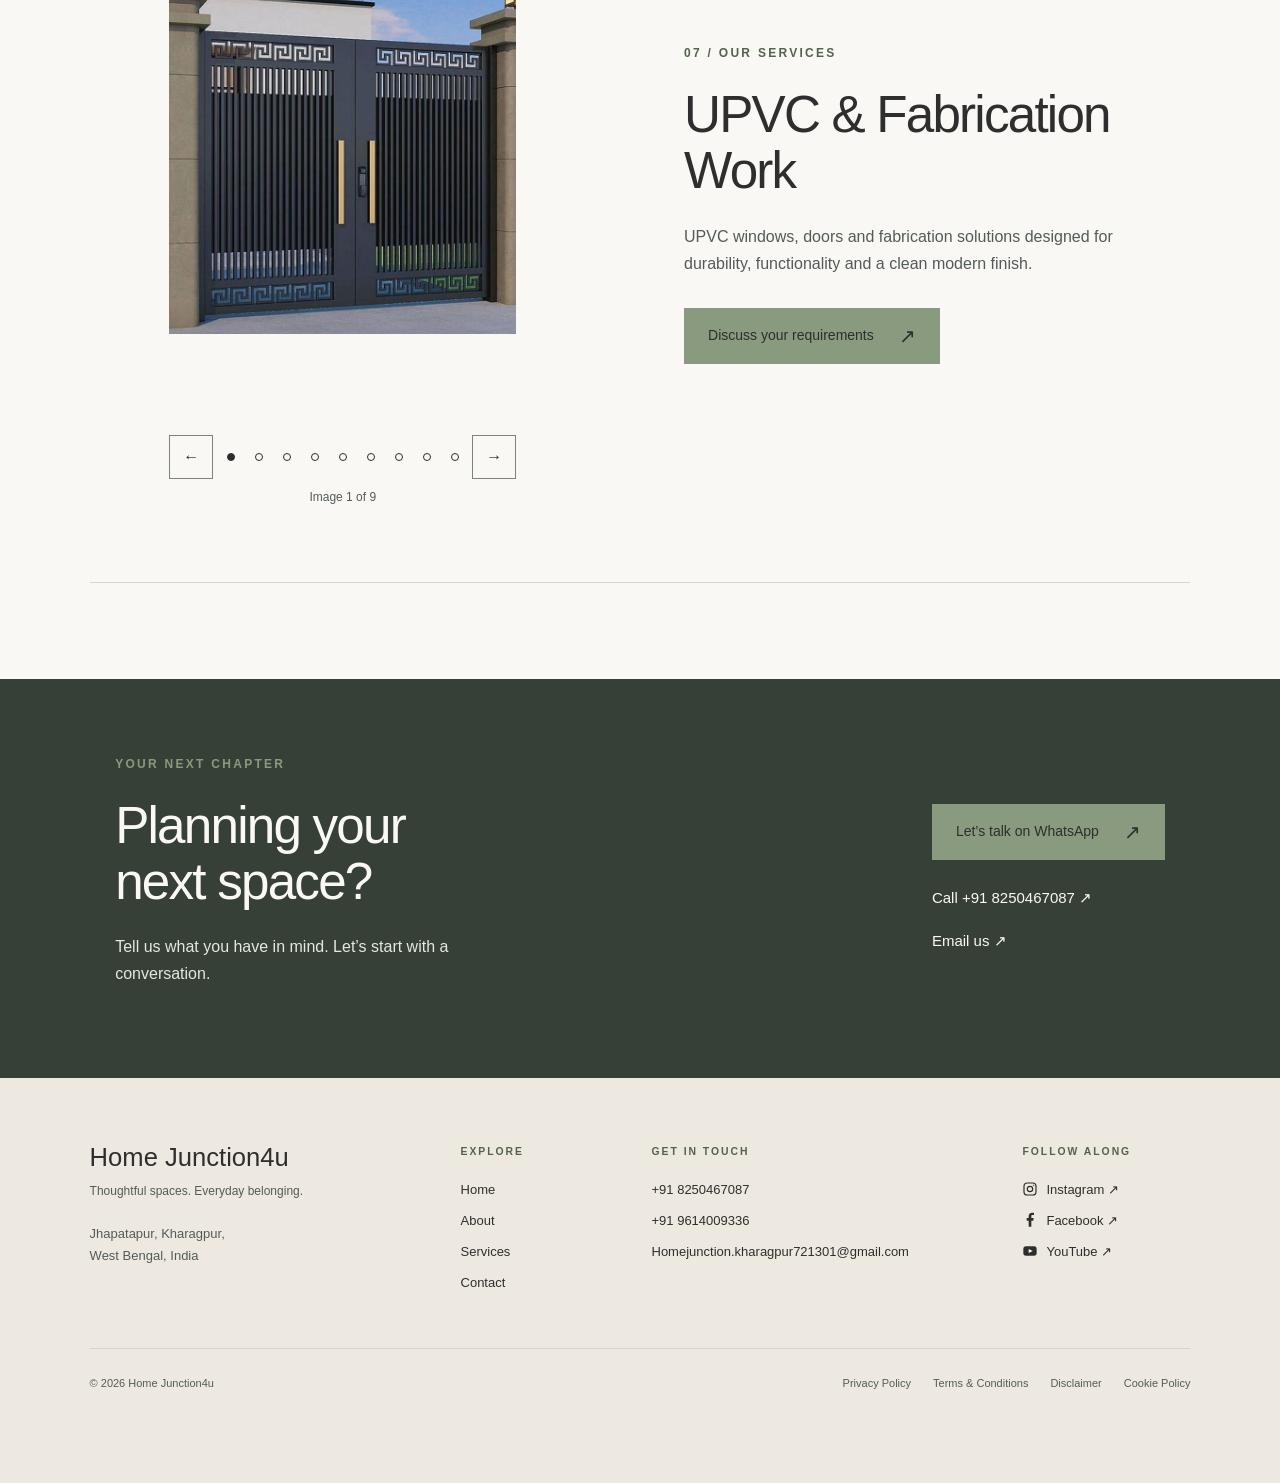
<file: services.html>
<!doctype html>
<html lang="en-IN">
<head>
<meta charset="utf-8">
<meta name="viewport" content="width=device-width, initial-scale=1">
<meta name="theme-color" content="#2e2e2e"><title>Interior Design &amp; Modular Kitchen Services in Kharagpur | Home Junction4u</title>
<meta name="description" content="Explore interior design, modular kitchens, bedroom design, living rooms, office interiors and home renovation with Home Junction4u, Kharagpur.">
<meta property="og:type" content="website">
<meta property="og:locale" content="en_IN">
<meta property="og:site_name" content="Home Junction4u">
<meta property="og:title" content="Interior Design &amp; Modular Kitchen Services in Kharagpur | Home Junction4u">
<meta property="og:description" content="Explore interior design, modular kitchens, bedroom design, living rooms, office interiors and home renovation with Home Junction4u, Kharagpur.">
<meta name="twitter:card" content="summary">
<link rel="icon" type="image/png" href="favicon.png">
<link rel="stylesheet" href="style.css">
<script defer src="main.js">
</script>
<!-- UPVC ASSETS START --><link rel="stylesheet" href="upvc-slider.css"><script defer src="upvc-slider.js"></script><!-- UPVC ASSETS END --></head>
<body><a class="skip" href="#main">Skip to content</a>
<header class="header"><a class="brand" href="index.html" aria-label="Home Junction4u home"><img src="logo-480.webp" width="62" height="62" alt="Home Junction Interior logo"><span>HOME JUNCTION<span class="brand-four">4u</span><small>INTERIORS · KHARAGPUR</small></span></a><button class="menu-toggle" aria-expanded="false" aria-controls="navigation">Menu <span aria-hidden="true">☰</span></button>
<nav id="navigation" aria-label="Main navigation"><a href="index.html" >Home</a><a href="about.html" >About</a><a href="services.html" aria-current=page>Services</a><a href="contact.html" >Contact</a><a class="button " href="contact.html">Get a Consultation<span aria-hidden="true">↗</span></a>
</nav>
</header>
<main id="main">
<section class="page-intro section">
<p class="eyebrow">OUR SERVICES</p>
<h1>A fresh perspective.<br>For <em>every space.</em>
</h1>
<p>From one room to a wider rethink, start with what your space needs.</p>
<nav class="service-jumps" aria-label="Service categories"><a href="#interior-design">Interior Design</a><a href="#modular-kitchen">Modular Kitchen</a><a href="#bedroom-design">Bedroom Design</a><a href="#living-room">Living Room</a><a href="#office-interior">Office Interior</a><a href="#renovation">Renovation</a><!-- UPVC JUMP START --><a href="#upvc-fabrication">UPVC &amp; Fabrication Work</a><!-- UPVC JUMP END -->
</nav>
</section>
<section class="section service-details">
<article id="interior-design" class="service-detail reveal">
<div class="service-photo"><img class="" src="shelves-960.webp" srcset="shelves-480.webp 480w, shelves-960.webp 851w" sizes="(max-width: 700px) 100vw, 55vw" width="851" height="852" alt="Architectural wooden display shelves above a cream sofa" loading="lazy"  decoding="async">
</div>
<div>
<p class="eyebrow">01 / OUR SERVICES</p>
<h2>Interior Design</h2>
<h3>A considered whole. A personal point of view.</h3>
<p>Bring colour, materials, lighting and layout together around the way you live. Start with your needs and preferences to shape a cohesive interior.</p><a class="button " href="https://wa.me/918250467087?text=Hello%20Home%20Junction4u%2C%20I%20found%20your%20website%20and%20would%20like%20to%20discuss%20my%20interior%20design%20requirements.%20Please%20share%20more%20details.">Discuss interior design<span aria-hidden="true">↗</span></a>
</div>
</article>
<article id="modular-kitchen" class="service-detail reveal">
<div class="service-photo"><img class="" src="grey-kitchen-960.webp" srcset="grey-kitchen-480.webp 480w, grey-kitchen-960.webp 846w" sizes="(max-width: 700px) 100vw, 55vw" width="846" height="853" alt="Minimal grey modular kitchen with a dark stone backsplash" loading="lazy"  decoding="async">
</div>
<div>
<p class="eyebrow">02 / OUR SERVICES</p>
<h2>Modular Kitchen</h2>
<h3>A place for everything. Room to create.</h3>
<p>Explore kitchen layouts, storage and finishes that balance a clean appearance with everyday cooking and movement.</p><a class="button " href="https://wa.me/918250467087?text=Hello%20Home%20Junction4u%2C%20I%20found%20your%20website%20and%20would%20like%20to%20discuss%20my%20interior%20design%20requirements.%20Please%20share%20more%20details.">Discuss modular kitchen<span aria-hidden="true">↗</span></a>
</div>
</article>
<article id="bedroom-design" class="service-detail reveal">
<div class="service-photo"><img class="" src="bedroom-960.webp" srcset="bedroom-480.webp 415w, bedroom-960.webp 415w" sizes="(max-width: 700px) 100vw, 55vw" width="415" height="777" alt="Bedroom with an upholstered terracotta headboard and layered neutral bedding" loading="lazy"  decoding="async">
</div>
<div>
<p class="eyebrow">03 / OUR SERVICES</p>
<h2>Bedroom Design</h2>
<h3>Your own quiet corner of the world.</h3>
<p>Consider restful colours, practical storage and the relationship between furniture and light to create a bedroom that feels personal.</p><a class="button " href="https://wa.me/918250467087?text=Hello%20Home%20Junction4u%2C%20I%20found%20your%20website%20and%20would%20like%20to%20discuss%20my%20interior%20design%20requirements.%20Please%20share%20more%20details.">Discuss bedroom design<span aria-hidden="true">↗</span></a>
</div>
</article>
<article id="living-room" class="service-detail reveal">
<div class="service-photo"><img class="" src="living-room-960.webp" srcset="living-room-480.webp 480w, living-room-960.webp 483w" sizes="(max-width: 700px) 100vw, 55vw" width="483" height="847" alt="Olive green television unit with fluted panels and warm accent lighting" loading="lazy"  decoding="async">
</div>
<div>
<p class="eyebrow">04 / OUR SERVICES</p>
<h2>Living Room</h2>
<h3>Made for company. And quiet evenings.</h3>
<p>Bring seating, display, lighting and everyday comfort into balance for a living room that welcomes both family time and conversation.</p><a class="button " href="https://wa.me/918250467087?text=Hello%20Home%20Junction4u%2C%20I%20found%20your%20website%20and%20would%20like%20to%20discuss%20my%20interior%20design%20requirements.%20Please%20share%20more%20details.">Discuss living room<span aria-hidden="true">↗</span></a>
</div>
</article>
<article id="office-interior" class="service-detail reveal">
<div class="service-photo"><img class="" src="workspace-960.webp" srcset="workspace-480.webp 480w, workspace-960.webp 845w" sizes="(max-width: 700px) 100vw, 55vw" width="845" height="856" alt="Wooden corner workspace with plants and a softly lit display shelf" loading="lazy"  decoding="async">
</div>
<div>
<p class="eyebrow">05 / OUR SERVICES</p>
<h2>Office Interior</h2>
<h3>Space to think. Room to do.</h3>
<p>Discuss workspaces that bring together useful layouts, considered storage and a comfortable visual environment.</p><a class="button " href="https://wa.me/918250467087?text=Hello%20Home%20Junction4u%2C%20I%20found%20your%20website%20and%20would%20like%20to%20discuss%20my%20interior%20design%20requirements.%20Please%20share%20more%20details.">Discuss office interior<span aria-hidden="true">↗</span></a>
</div>
</article>
<article id="renovation" class="service-detail reveal">
<div class="service-photo"><img class="" src="renovation-960.webp" srcset="renovation-480.webp 480w, renovation-960.webp 480w" sizes="(max-width: 700px) 100vw, 55vw" width="480" height="852" alt="Interior in progress with wall mouldings and recessed ceiling lighting" loading="lazy"  decoding="async">
</div>
<div>
<p class="eyebrow">06 / OUR SERVICES</p>
<h2>Renovation</h2>
<h3>A fresh perspective on a familiar space.</h3>
<p>Reconsider what your existing space could be. Talk through the changes you need, your priorities and the look you want to achieve.</p><a class="button " href="https://wa.me/918250467087?text=Hello%20Home%20Junction4u%2C%20I%20found%20your%20website%20and%20would%20like%20to%20discuss%20my%20interior%20design%20requirements.%20Please%20share%20more%20details.">Discuss renovation<span aria-hidden="true">↗</span></a>
</div>
</article>
<!-- UPVC DETAIL START --><article id="upvc-fabrication" class="service-detail">
<div class="upvc-slider" role="region" aria-roledescription="carousel" aria-label="UPVC and fabrication images">
<div class="upvc-track" tabindex="0" aria-label="Images; swipe or use arrow keys" id="upvc-track">
<div class="upvc-slide" role="group" aria-roledescription="slide" aria-label="1 of 9"><img src="upvc-fabrication-gallery-01.jpg" alt="Black double metal gate with geometric detailing and gold handles" width="736" height="736" loading="lazy" draggable="false"></div>
<div class="upvc-slide" role="group" aria-roledescription="slide" aria-label="2 of 9"><img src="upvc-fabrication-gallery-02.jpg" alt="Black metal balcony railing with vertical bars" width="490" height="490" loading="lazy" draggable="false"></div>
<div class="upvc-slide" role="group" aria-roledescription="slide" aria-label="3 of 9"><img src="upvc-fabrication-gallery-03.jpg" alt="Black geometric stair railing with a wooden handrail" width="736" height="1308" loading="lazy" draggable="false"></div>
<div class="upvc-slide" role="group" aria-roledescription="slide" aria-label="4 of 9"><img src="upvc-fabrication-gallery-04.jpg" alt="Black rectangular metal railing beside wooden stairs" width="736" height="1104" loading="lazy" draggable="false"></div>
<div class="upvc-slide" role="group" aria-roledescription="slide" aria-label="5 of 9"><img src="upvc-fabrication-gallery-05.jpg" alt="Glass stair railing with stainless steel posts and handrail" width="450" height="800" loading="lazy" draggable="false"></div>
<div class="upvc-slide" role="group" aria-roledescription="slide" aria-label="6 of 9"><img src="upvc-fabrication-gallery-06.jpg" alt="Glass balcony railing with stainless steel posts and handrail" width="704" height="1024" loading="lazy" draggable="false"></div>
<div class="upvc-slide" role="group" aria-roledescription="slide" aria-label="7 of 9"><img src="upvc-fabrication-gallery-07.jpg" alt="Glass balcony railing with a dark frame" width="736" height="736" loading="lazy" draggable="false"></div>
<div class="upvc-slide" role="group" aria-roledescription="slide" aria-label="8 of 9"><img src="upvc-fabrication-gallery-08.jpg" alt="Cream double doors with arched glass panels and decorative mouldings" width="736" height="1104" loading="lazy" draggable="false"></div>
<div class="upvc-slide" role="group" aria-roledescription="slide" aria-label="9 of 9"><img src="upvc-fabrication-gallery-09.jpg" alt="White casement window with Georgian bar detailing" width="736" height="981" loading="lazy" draggable="false"></div>
</div>
<div class="upvc-controls" hidden><button type="button" class="upvc-prev" aria-label="Previous image" aria-controls="upvc-track">←</button><div class="upvc-dots"><button type="button" aria-label="Show image 1" aria-current="true" data-slide="0"><span></span></button><button type="button" aria-label="Show image 2" data-slide="1"><span></span></button><button type="button" aria-label="Show image 3" data-slide="2"><span></span></button><button type="button" aria-label="Show image 4" data-slide="3"><span></span></button><button type="button" aria-label="Show image 5" data-slide="4"><span></span></button><button type="button" aria-label="Show image 6" data-slide="5"><span></span></button><button type="button" aria-label="Show image 7" data-slide="6"><span></span></button><button type="button" aria-label="Show image 8" data-slide="7"><span></span></button><button type="button" aria-label="Show image 9" data-slide="8"><span></span></button></div><button type="button" class="upvc-next" aria-label="Next image" aria-controls="upvc-track">→</button></div>
<p class="upvc-status" aria-live="polite" aria-atomic="true">Image 1 of 9</p></div>
<div><p class="eyebrow">07 / OUR SERVICES</p><h2>UPVC &amp; Fabrication Work</h2><p>UPVC windows, doors and fabrication solutions designed for durability, functionality and a clean modern finish.</p><a class="button" href="contact.html">Discuss your requirements<span aria-hidden="true">↗</span></a></div>
</article><!-- UPVC DETAIL END --></section>
<section class="closing">
<div>
<p class="eyebrow">YOUR NEXT CHAPTER</p>
<h2>Planning your<br>next space?</h2>
<p>Tell us what you have in mind. Let’s start with a conversation.</p>
</div>
<div class="closing-actions"><a class="button " href="https://wa.me/918250467087?text=Hello%20Home%20Junction4u%2C%20I%20found%20your%20website%20and%20would%20like%20to%20discuss%20my%20interior%20design%20requirements.%20Please%20share%20more%20details.">Let’s talk on WhatsApp<span aria-hidden="true">↗</span></a><a href="tel:+918250467087">Call +91 8250467087 ↗</a><a href="mailto:Homejunction.kharagpur721301@gmail.com">Email us ↗</a>
</div>
</section>
</main>
<footer>
<div class="footer-grid">
<div><a class="footer-brand" href="index.html">Home Junction4u<span>Thoughtful spaces. Everyday belonging.</span></a>
<p>Jhapatapur, Kharagpur,<br>West Bengal, India</p>
</div>
<div>
<p class="eyebrow">EXPLORE</p><a href="index.html">Home</a><a href="about.html">About</a><a href="services.html">Services</a><a href="contact.html">Contact</a>
</div>
<div>
<p class="eyebrow">GET IN TOUCH</p><a href="tel:+918250467087">+91 8250467087</a><a href="tel:+919614009336">+91 9614009336</a><a class="email" href="mailto:Homejunction.kharagpur721301@gmail.com">Homejunction.kharagpur721301@gmail.com</a>
</div>
<div>
<p class="eyebrow">FOLLOW ALONG</p><a href="https://www.instagram.com/homejunction4u?stkn=cmZiZWJjYjNsZTdq" target="_blank" rel="noopener noreferrer"><!-- HJ ADDITION START --><svg width="16" height="16" viewBox="0 0 24 24" aria-hidden="true" focusable="false" style="display:inline-block;vertical-align:-3px;margin-right:8px"><rect x="3" y="3" width="18" height="18" rx="5" fill="none" stroke="currentColor" stroke-width="1.8"/><circle cx="12" cy="12" r="4" fill="none" stroke="currentColor" stroke-width="1.8"/><circle cx="17.5" cy="6.5" r="1" fill="currentColor"/></svg><!-- HJ ADDITION END -->Instagram ↗</a><a href="https://www.facebook.com/share/1CfM7Hp6mh/" target="_blank" rel="noopener noreferrer"><!-- HJ ADDITION START --><svg width="16" height="16" viewBox="0 0 24 24" aria-hidden="true" focusable="false" style="display:inline-block;vertical-align:-3px;margin-right:8px"><path fill="currentColor" d="M14 22v-9h3l.5-4H14V6.5c0-1.2.4-2 2-2H18V1.2C17.2 1.1 16.3 1 15.3 1 12.4 1 10 2.8 10 6v3H7v4h3v9z"/></svg><!-- HJ ADDITION END -->Facebook ↗</a><a href="https://youtube.com/@homejunction7159?si=ofRrUooe3QBa3fgW" target="_blank" rel="noopener noreferrer"><!-- HJ ADDITION START --><svg width="16" height="16" viewBox="0 0 24 24" aria-hidden="true" focusable="false" style="display:inline-block;vertical-align:-3px;margin-right:8px"><rect x="2" y="5" width="20" height="14" rx="4" fill="currentColor"/><path d="m10 9 6 3-6 3z" fill="var(--paper, #faf8f5)"/></svg><!-- HJ ADDITION END -->YouTube ↗</a>
</div>
</div>
<div class="footer-bottom"><span>© <span id="year">2026</span> Home Junction4u</span>
<div><a href="privacy-policy.html">Privacy Policy</a><a href="terms-and-conditions.html">Terms & Conditions</a><a href="disclaimer.html">Disclaimer</a><a href="cookie-policy.html">Cookie Policy</a>
</div>
</div>
</footer><a class="floating-wa" href="https://wa.me/918250467087?text=Hello%20Home%20Junction4u%2C%20I%20found%20your%20website%20and%20would%20like%20to%20discuss%20my%20interior%20design%20requirements.%20Please%20share%20more%20details." aria-label="Chat with Home Junction4u on WhatsApp"><svg viewBox="0 0 32 32" fill="none" aria-hidden="true"><path d="M27 15.5a11 11 0 0 1-16.4 9.6L5 27l1.8-5.8A11 11 0 1 1 27 15.5Z" stroke="currentColor" stroke-width="1.8"/><path d="M12 10c-3 2 2 9 7 10 2 0 3-3 1-3l-2-1-1 1c-2-1-3-2-4-4l1-1-1-2Z" fill="currentColor"/></svg><span>WhatsApp</span></a>
</body>
</html>
</file>
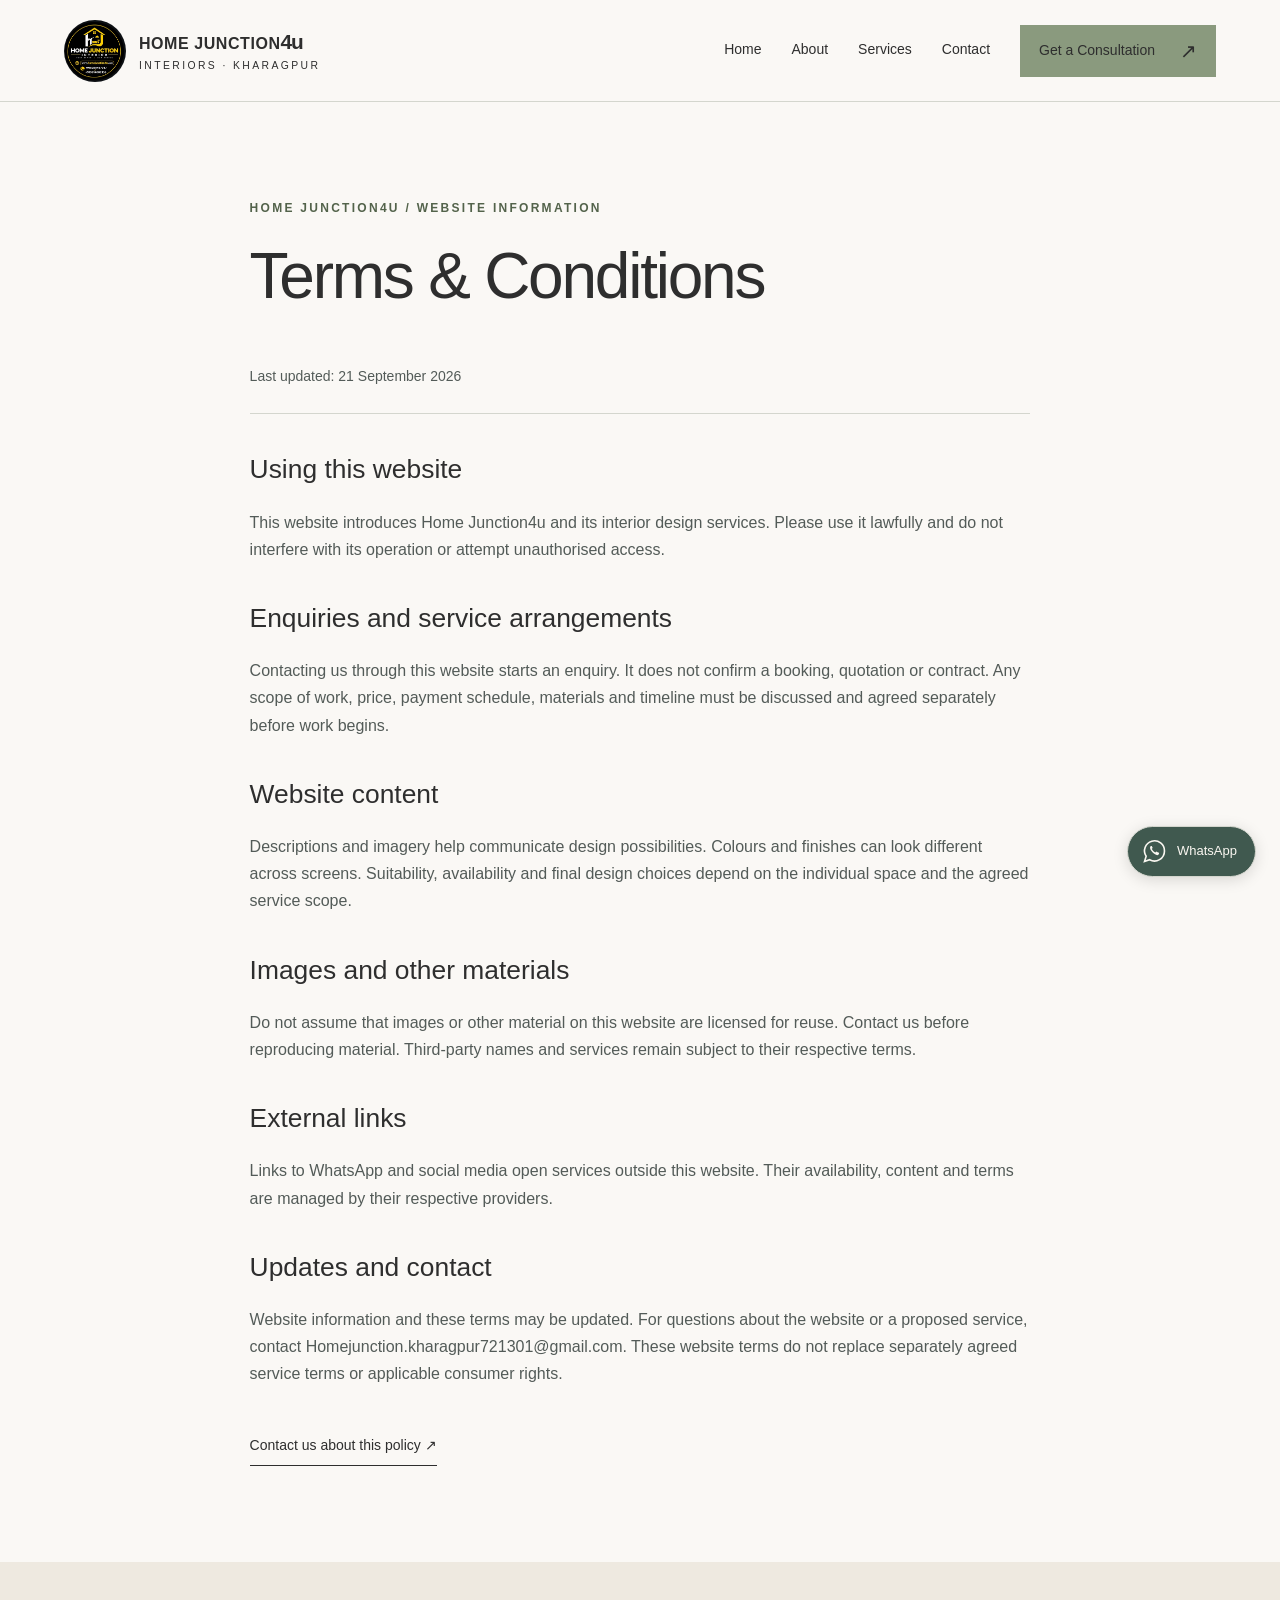
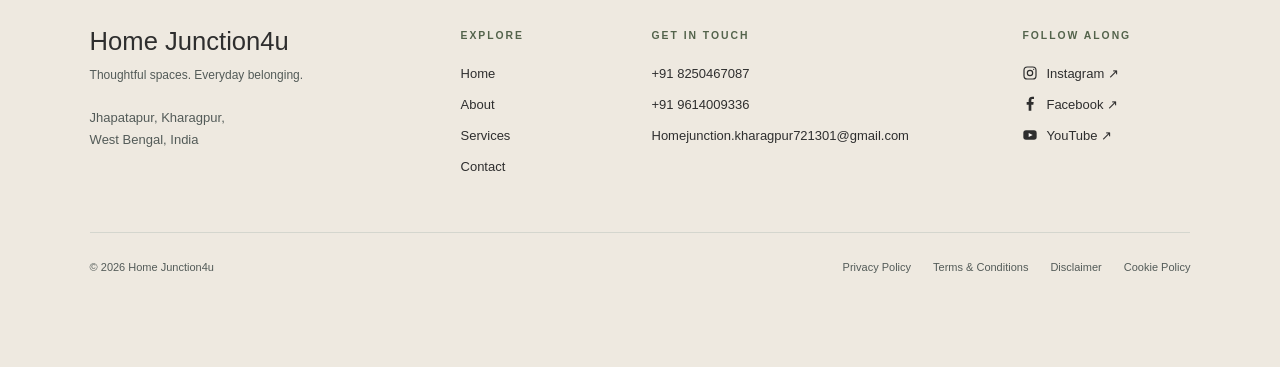
<file: terms-and-conditions.html>
<!doctype html>
<html lang="en-IN">
<head>
<meta charset="utf-8">
<meta name="viewport" content="width=device-width, initial-scale=1">
<meta name="theme-color" content="#2e2e2e"><title>Terms &amp; Conditions | Home Junction4u</title>
<meta name="description" content="Terms &amp; Conditions for the Home Junction4u website, including information about website use and contact channels.">
<meta property="og:type" content="website">
<meta property="og:locale" content="en_IN">
<meta property="og:site_name" content="Home Junction4u">
<meta property="og:title" content="Terms &amp; Conditions | Home Junction4u">
<meta property="og:description" content="Terms &amp; Conditions for the Home Junction4u website, including information about website use and contact channels.">
<meta name="twitter:card" content="summary">
<link rel="icon" type="image/png" href="favicon.png">
<link rel="stylesheet" href="style.css">
<script defer src="main.js">
</script>
</head>
<body><a class="skip" href="#main">Skip to content</a>
<header class="header"><a class="brand" href="index.html" aria-label="Home Junction4u home"><img src="logo-480.webp" width="62" height="62" alt="Home Junction Interior logo"><span>HOME JUNCTION<span class="brand-four">4u</span><small>INTERIORS · KHARAGPUR</small></span></a><button class="menu-toggle" aria-expanded="false" aria-controls="navigation">Menu <span aria-hidden="true">☰</span></button>
<nav id="navigation" aria-label="Main navigation"><a href="index.html" >Home</a><a href="about.html" >About</a><a href="services.html" >Services</a><a href="contact.html" >Contact</a><a class="button " href="contact.html">Get a Consultation<span aria-hidden="true">↗</span></a>
</nav>
</header>
<main id="main">
<section class="legal section">
<p class="eyebrow">HOME JUNCTION4U / WEBSITE INFORMATION</p>
<h1>Terms & Conditions</h1>
<p class="policy-date">Last updated: 21 September 2026</p>
<section>
<h2>Using this website</h2>
<p>This website introduces Home Junction4u and its interior design services. Please use it lawfully and do not interfere with its operation or attempt unauthorised access.</p>
</section>
<section>
<h2>Enquiries and service arrangements</h2>
<p>Contacting us through this website starts an enquiry. It does not confirm a booking, quotation or contract. Any scope of work, price, payment schedule, materials and timeline must be discussed and agreed separately before work begins.</p>
</section>
<section>
<h2>Website content</h2>
<p>Descriptions and imagery help communicate design possibilities. Colours and finishes can look different across screens. Suitability, availability and final design choices depend on the individual space and the agreed service scope.</p>
</section>
<section>
<h2>Images and other materials</h2>
<p>Do not assume that images or other material on this website are licensed for reuse. Contact us before reproducing material. Third-party names and services remain subject to their respective terms.</p>
</section>
<section>
<h2>External links</h2>
<p>Links to WhatsApp and social media open services outside this website. Their availability, content and terms are managed by their respective providers.</p>
</section>
<section>
<h2>Updates and contact</h2>
<p>Website information and these terms may be updated. For questions about the website or a proposed service, contact Homejunction.kharagpur721301@gmail.com. These website terms do not replace separately agreed service terms or applicable consumer rights.</p>
</section><a class="text-link" href="mailto:Homejunction.kharagpur721301@gmail.com">Contact us about this policy ↗</a>
</section>
</main>
<footer>
<div class="footer-grid">
<div><a class="footer-brand" href="index.html">Home Junction4u<span>Thoughtful spaces. Everyday belonging.</span></a>
<p>Jhapatapur, Kharagpur,<br>West Bengal, India</p>
</div>
<div>
<p class="eyebrow">EXPLORE</p><a href="index.html">Home</a><a href="about.html">About</a><a href="services.html">Services</a><a href="contact.html">Contact</a>
</div>
<div>
<p class="eyebrow">GET IN TOUCH</p><a href="tel:+918250467087">+91 8250467087</a><a href="tel:+919614009336">+91 9614009336</a><a class="email" href="mailto:Homejunction.kharagpur721301@gmail.com">Homejunction.kharagpur721301@gmail.com</a>
</div>
<div>
<p class="eyebrow">FOLLOW ALONG</p><a href="https://www.instagram.com/homejunction4u?stkn=cmZiZWJjYjNsZTdq" target="_blank" rel="noopener noreferrer"><!-- HJ ADDITION START --><svg width="16" height="16" viewBox="0 0 24 24" aria-hidden="true" focusable="false" style="display:inline-block;vertical-align:-3px;margin-right:8px"><rect x="3" y="3" width="18" height="18" rx="5" fill="none" stroke="currentColor" stroke-width="1.8"/><circle cx="12" cy="12" r="4" fill="none" stroke="currentColor" stroke-width="1.8"/><circle cx="17.5" cy="6.5" r="1" fill="currentColor"/></svg><!-- HJ ADDITION END -->Instagram ↗</a><a href="https://www.facebook.com/share/1CfM7Hp6mh/" target="_blank" rel="noopener noreferrer"><!-- HJ ADDITION START --><svg width="16" height="16" viewBox="0 0 24 24" aria-hidden="true" focusable="false" style="display:inline-block;vertical-align:-3px;margin-right:8px"><path fill="currentColor" d="M14 22v-9h3l.5-4H14V6.5c0-1.2.4-2 2-2H18V1.2C17.2 1.1 16.3 1 15.3 1 12.4 1 10 2.8 10 6v3H7v4h3v9z"/></svg><!-- HJ ADDITION END -->Facebook ↗</a><a href="https://youtube.com/@homejunction7159?si=ofRrUooe3QBa3fgW" target="_blank" rel="noopener noreferrer"><!-- HJ ADDITION START --><svg width="16" height="16" viewBox="0 0 24 24" aria-hidden="true" focusable="false" style="display:inline-block;vertical-align:-3px;margin-right:8px"><rect x="2" y="5" width="20" height="14" rx="4" fill="currentColor"/><path d="m10 9 6 3-6 3z" fill="var(--paper, #faf8f5)"/></svg><!-- HJ ADDITION END -->YouTube ↗</a>
</div>
</div>
<div class="footer-bottom"><span>© <span id="year">2026</span> Home Junction4u</span>
<div><a href="privacy-policy.html">Privacy Policy</a><a href="terms-and-conditions.html">Terms & Conditions</a><a href="disclaimer.html">Disclaimer</a><a href="cookie-policy.html">Cookie Policy</a>
</div>
</div>
</footer><a class="floating-wa" href="https://wa.me/918250467087?text=Hello%20Home%20Junction4u%2C%20I%20found%20your%20website%20and%20would%20like%20to%20discuss%20my%20interior%20design%20requirements.%20Please%20share%20more%20details." aria-label="Chat with Home Junction4u on WhatsApp"><svg viewBox="0 0 32 32" fill="none" aria-hidden="true"><path d="M27 15.5a11 11 0 0 1-16.4 9.6L5 27l1.8-5.8A11 11 0 1 1 27 15.5Z" stroke="currentColor" stroke-width="1.8"/><path d="M12 10c-3 2 2 9 7 10 2 0 3-3 1-3l-2-1-1 1c-2-1-3-2-4-4l1-1-1-2Z" fill="currentColor"/></svg><span>WhatsApp</span></a>
</body>
</html>
</file>
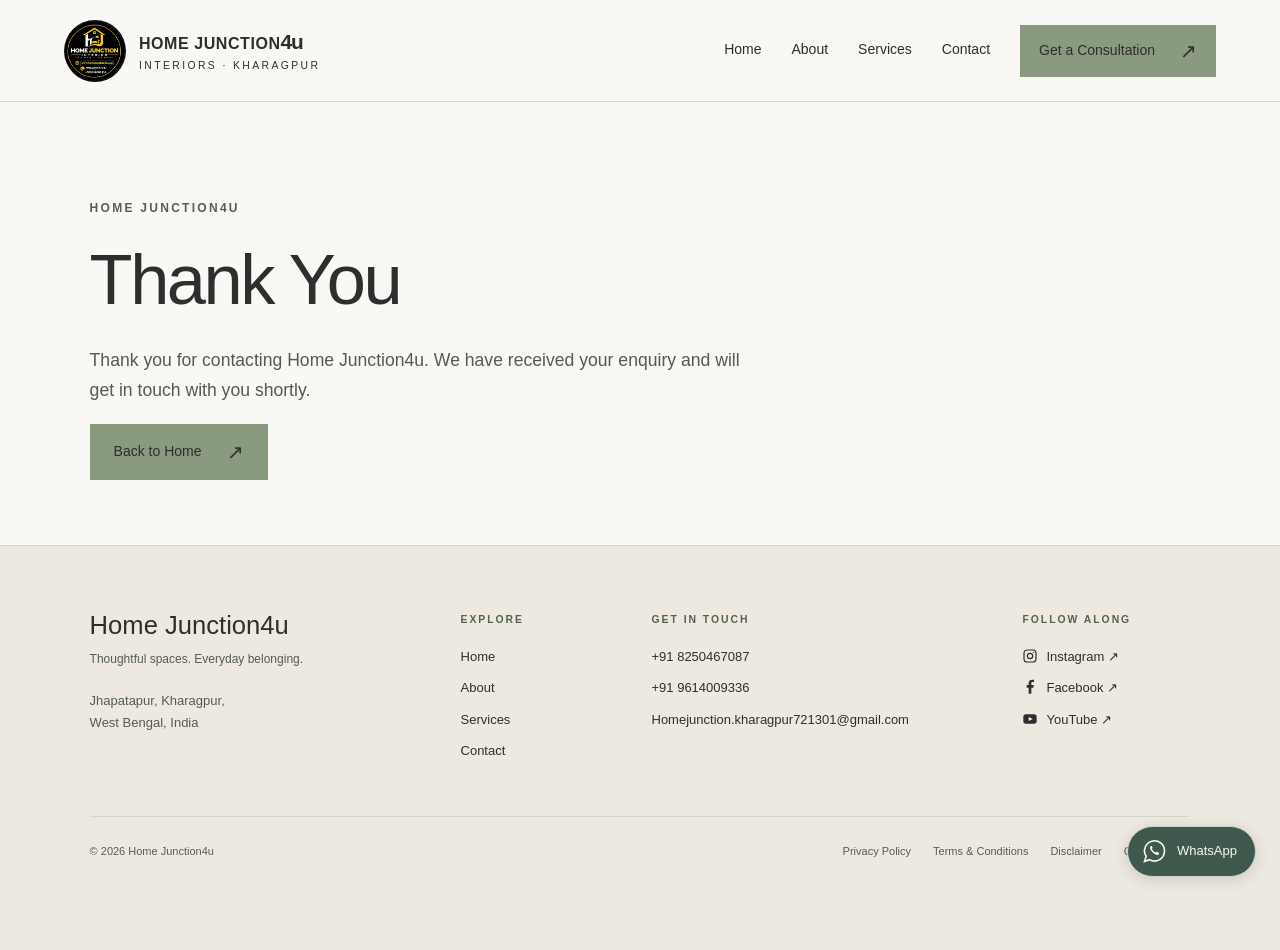
<file: thank-you.html>
<!doctype html>
<html lang="en-IN">
<head>
<meta charset="utf-8">
<meta name="viewport" content="width=device-width, initial-scale=1">
<meta name="theme-color" content="#2e2e2e"><title>Thank You | Home Junction4u</title>
<meta name="description" content="Thank you for contacting Home Junction4u.">
<meta property="og:type" content="website">
<meta property="og:locale" content="en_IN">
<meta property="og:site_name" content="Home Junction4u">
<meta property="og:title" content="Thank You | Home Junction4u">
<meta property="og:description" content="Thank you for contacting Home Junction4u.">
<meta name="twitter:card" content="summary">
<link rel="icon" type="image/png" href="favicon.png">
<link rel="stylesheet" href="style.css">
<script defer src="main.js">
</script>
<meta name="robots" content="noindex, follow">
</head>
<body><a class="skip" href="#main">Skip to content</a>
<header class="header"><a class="brand" href="index.html" aria-label="Home Junction4u home"><img src="logo-480.webp" width="62" height="62" alt="Home Junction Interior logo"><span>HOME JUNCTION<span class="brand-four">4u</span><small>INTERIORS · KHARAGPUR</small></span></a><button class="menu-toggle" aria-expanded="false" aria-controls="navigation">Menu <span aria-hidden="true">☰</span></button>
<nav id="navigation" aria-label="Main navigation"><a href="index.html" >Home</a><a href="about.html" >About</a><a href="services.html" >Services</a><a href="contact.html">Contact</a><a class="button " href="contact.html">Get a Consultation<span aria-hidden="true">↗</span></a>
</nav>
</header>
<main id="main">
<section class="page-intro section">
<p class="eyebrow">HOME JUNCTION4U</p>
<h1>Thank You</h1>
<p>Thank you for contacting Home Junction4u. We have received your enquiry and will get in touch with you shortly.</p>
<a class="button" href="./">Back to Home<span aria-hidden="true">↗</span></a>
</section>
</main>
<footer>
<div class="footer-grid">
<div><a class="footer-brand" href="index.html">Home Junction4u<span>Thoughtful spaces. Everyday belonging.</span></a>
<p>Jhapatapur, Kharagpur,<br>West Bengal, India</p>
</div>
<div>
<p class="eyebrow">EXPLORE</p><a href="index.html">Home</a><a href="about.html">About</a><a href="services.html">Services</a><a href="contact.html">Contact</a>
</div>
<div>
<p class="eyebrow">GET IN TOUCH</p><a href="tel:+918250467087">+91 8250467087</a><a href="tel:+919614009336">+91 9614009336</a><a class="email" href="mailto:Homejunction.kharagpur721301@gmail.com">Homejunction.kharagpur721301@gmail.com</a>
</div>
<div>
<p class="eyebrow">FOLLOW ALONG</p><a href="https://www.instagram.com/homejunction4u?stkn=cmZiZWJjYjNsZTdq" target="_blank" rel="noopener noreferrer"><!-- HJ ADDITION START --><svg width="16" height="16" viewBox="0 0 24 24" aria-hidden="true" focusable="false" style="display:inline-block;vertical-align:-3px;margin-right:8px"><rect x="3" y="3" width="18" height="18" rx="5" fill="none" stroke="currentColor" stroke-width="1.8"/><circle cx="12" cy="12" r="4" fill="none" stroke="currentColor" stroke-width="1.8"/><circle cx="17.5" cy="6.5" r="1" fill="currentColor"/></svg><!-- HJ ADDITION END -->Instagram ↗</a><a href="https://www.facebook.com/share/1CfM7Hp6mh/" target="_blank" rel="noopener noreferrer"><!-- HJ ADDITION START --><svg width="16" height="16" viewBox="0 0 24 24" aria-hidden="true" focusable="false" style="display:inline-block;vertical-align:-3px;margin-right:8px"><path fill="currentColor" d="M14 22v-9h3l.5-4H14V6.5c0-1.2.4-2 2-2H18V1.2C17.2 1.1 16.3 1 15.3 1 12.4 1 10 2.8 10 6v3H7v4h3v9z"/></svg><!-- HJ ADDITION END -->Facebook ↗</a><a href="https://youtube.com/@homejunction7159?si=ofRrUooe3QBa3fgW" target="_blank" rel="noopener noreferrer"><!-- HJ ADDITION START --><svg width="16" height="16" viewBox="0 0 24 24" aria-hidden="true" focusable="false" style="display:inline-block;vertical-align:-3px;margin-right:8px"><rect x="2" y="5" width="20" height="14" rx="4" fill="currentColor"/><path d="m10 9 6 3-6 3z" fill="var(--paper, #faf8f5)"/></svg><!-- HJ ADDITION END -->YouTube ↗</a>
</div>
</div>
<div class="footer-bottom"><span>© <span id="year">2026</span> Home Junction4u</span>
<div><a href="privacy-policy.html">Privacy Policy</a><a href="terms-and-conditions.html">Terms & Conditions</a><a href="disclaimer.html">Disclaimer</a><a href="cookie-policy.html">Cookie Policy</a>
</div>
</div>
</footer><a class="floating-wa" href="https://wa.me/918250467087?text=Hello%20Home%20Junction4u%2C%20I%20found%20your%20website%20and%20would%20like%20to%20discuss%20my%20interior%20design%20requirements.%20Please%20share%20more%20details." aria-label="Chat with Home Junction4u on WhatsApp"><svg viewBox="0 0 32 32" fill="none" aria-hidden="true"><path d="M27 15.5a11 11 0 0 1-16.4 9.6L5 27l1.8-5.8A11 11 0 1 1 27 15.5Z" stroke="currentColor" stroke-width="1.8"/><path d="M12 10c-3 2 2 9 7 10 2 0 3-3 1-3l-2-1-1 1c-2-1-3-2-4-4l1-1-1-2Z" fill="currentColor"/></svg><span>WhatsApp</span></a>
</body>
</html>
</file>
<file: style.css>
@charset "UTF-8";
  
:root {
  --paper:#faf8f5;
  --ink:#2e2e2e;
  --muted:#535b58;
  --line:#d4d6ce;
  --gold:#8a9a7e;
  --dark:#364036;
  --serif:'Segoe UI',Arial,Helvetica,sans-serif;
  --sans:Arial,Helvetica,sans-serif}
* {
  box-sizing:border-box}
html {
  scroll-behavior:smooth;
  scroll-padding-top:110px}
body {
  margin:0;
  background:var(--paper);
  color:var(--ink);
  font:16px/1.7 var(--sans)}
a {
  color:inherit;
  text-decoration:none}
button {
  font:inherit}
img {
  display:block;
  width:100%;
  height:100%;
  object-fit:cover}
figure {
  margin:0}
h1,h2,h3,p {
  margin-top:0}
h1,h2 {
  font-family:var(--serif);
  font-weight:400;
  line-height:1.08;
  letter-spacing:-.045em}
h1 {
  font-size:clamp(3rem,5.5vw,6rem)}
h2 {
  font-size:clamp(2.5rem,4vw,4.8rem)}
h3 {
  font-size:1.25rem;
  font-weight:500;
  line-height:1.35}
em {
  font-weight:400;
  color:#53634b}
p {
  color:var(--muted)}
:focus-visible {
  outline:3px solid #53634b;
  outline-offset:5px}
a,button {
  -webkit-tap-highlight-color:transparent}
.skip {
  position:fixed;
  left:12px;
  top:-90px;
  z-index:100;
  background:var(--gold);
  padding:12px}
.skip:focus {
  top:12px}
.header {
  height:102px;
  padding:0 5%;
  display:flex;
  align-items:center;
  justify-content:space-between;
  border-bottom:1px solid var(--line);
  background:rgba(250,248,245,.98);
  position:sticky;
  top:0;
  z-index:20}
.brand {
  display:flex;
  align-items:center;
  gap:13px;
  font-size:1rem;
  font-weight:700;
  letter-spacing:.035em;
  line-height:1.4}
.brand img {
  width:62px;
  height:62px;
  border-radius:50%}
.brand-four {
  font-family:var(--serif);
  font-size:1.3rem;
  letter-spacing:-.05em}
.brand small {
  display:block;
  font-size:.65rem;
  letter-spacing:.23em;
  margin-top:3px;
  font-weight:400}
.header nav {
  display:flex;
  align-items:center;
  gap:30px;
  font-size:.875rem}
.header nav>a:not(.button) {
  padding:9px 0;
  border-bottom:1px solid transparent}
.header nav>a[aria-current],.header nav>a:hover {
  border-color:var(--ink)}
.button {
  display:inline-flex;
  justify-content:space-between;
  align-items:center;
  gap:25px;
  padding:15px 23px;
  min-height:52px;
  background:var(--ink);
  color:#faf7f1;
  font-size:.875rem;
  font-weight:500;
  border:1px solid var(--ink);
  transition:background .2s,transform .2s}
.button:hover {
  background:#465640;
  transform:translateY(-2px)}
.button span {
  font-size:1.25rem;
  line-height:1}
.button.secondary {
  background:transparent;
  color:var(--ink);
  border-color:#7b8574}
.button.secondary:hover {
  background:#e7ebe2}
.header .button {
  background:var(--gold);
  border-color:var(--gold);
  color:var(--ink);
  padding:12px 18px}
.menu-toggle {
  display:none}
.hero {
  position:relative;
  display:grid;
  grid-template-columns:1fr 1fr;
  min-height:680px;
  padding:42px 5% 38px;
  gap:4.5%}
.hero-copy {
  align-self:center;
  padding:25px 0}
.eyebrow {
  font-size:.75rem;
  letter-spacing:.19em;
  font-weight:600;
  line-height:1.7;
  margin-bottom:24px;
  color:#53634b}
.hero h1 {
  margin-bottom:24px}
.hero-description {
  max-width:375px;
  font-size:1rem}
.hero-actions {
  display:flex;
  flex-wrap:wrap;
  gap:12px;
  margin-top:30px}
.hero-note {
  display:flex;
  align-items:center;
  gap:14px;
  font-size:.625rem;
  letter-spacing:.15em;
  margin-top:54px;
  color:var(--muted)}
.line {
  width:42px;
  height:1px;
  background:#7b8574}
.hero-image {
  position:relative;
  min-height:600px;
  overflow:hidden}
.hero-image img {
  position:absolute;
  inset:0;
  object-position:48% 45%}
.hero-image figcaption {
  position:absolute;
  bottom:0;
  left:0;
  right:0;
  display:flex;
  justify-content:space-between;
  gap:20px;
  padding:70px 22px 20px;
  color:#faf7f1;
  background:linear-gradient(transparent,rgba(0,0,0,.65));
  font-size:.625rem;
  letter-spacing:.15em}
.vertical-label {
  position:absolute;
  right:1.7%;
  top:50%;
  writing-mode:vertical-rl;
  font-size:.625rem;
  letter-spacing:.25em}
.service-ribbon {
  border-top:1px solid var(--line);
  border-bottom:1px solid var(--line);
  padding:22px 5%;
  display:flex;
  justify-content:space-between;
  gap:15px;
  color:#535b58;
  font-size:.75rem;
  letter-spacing:.08em}
.service-ribbon span+span:before {
  content:'✦';
  font-size:.7rem;
  color:#53634b;
  margin-right:40px}
.section {
  padding:96px 7%;
  max-width:1700px;
  margin:auto}
.intro {
  display:grid;
  grid-template-columns:1fr 2fr;
  gap:30px}
.intro>.eyebrow {
  padding-top:12px}
.intro h2 {
  margin-bottom:30px}
.intro-bottom {
  display:grid;
  grid-template-columns:1.5fr 1fr;
  gap:50px;
  align-items:end}
.intro-bottom p {
  max-width:540px;
  margin-bottom:0}
.text-link {
  display:inline-block;
  width:fit-content;
  font-size:.875rem;
  padding:8px 0;
  border-bottom:1px solid var(--ink);
  white-space:normal}
.text-link:hover {
  color:#53634b}
.intro-bottom .text-link {
  justify-self:end}
.services {
  background:#e8dfd1;
  max-width:none}
.section-heading {
  display:flex;
  justify-content:space-between;
  gap:40px;
  align-items:end;
  margin-bottom:45px}
.section-heading h2 {
  margin-bottom:0}
.section-heading>p {
  max-width:390px;
  font-size:.9375rem}
.services-grid {
  display:grid;
  grid-template-columns:repeat(3,1fr);
  border-top:1px solid #c8ccbf;
  border-left:1px solid #c8ccbf}
.service-card {
  padding:32px 30px 40px;
  border-right:1px solid #c8ccbf;
  border-bottom:1px solid #c8ccbf;
  position:relative;
  transition:background .25s}
.service-card:hover {
  background:#dce2d5}
.number {
  font:italic 1.1rem var(--serif);
  color:#53634b}
.service-card h3 {
  font:1.75rem var(--serif);
  margin:28px 0 12px}
.service-card p {
  font-size:.875rem;
  max-width:220px;
  margin:0}
.card-arrow {
  position:absolute;
  right:25px;
  top:27px;
  font-size:1.5rem}
.showcase-grid {
  display:grid;
  grid-template-columns:1fr 1fr;
  gap:36px}
.showcase-grid figure {
  overflow:hidden}
.showcase-grid figure>img {
  height:310px;
  transition:transform .6s}
.showcase-grid .showcase-tall {
  grid-row:span 2}
.showcase-grid .showcase-tall>img {
  height:720px}
.showcase-grid figcaption {
  padding:18px 0;
  display:flex;
  justify-content:space-between;
  gap:12px;
  align-items:center}
.showcase-grid figcaption span {
  font-family:var(--serif);
  font-size:1.2rem}
.showcase-grid figcaption small {
  font-size:.625rem;
  letter-spacing:.13em;
  color:var(--muted)}
.showcase-grid figure:hover img {
  transform:scale(1.015)}
.detail-strip {
  display:grid;
  grid-template-columns:repeat(3,1fr);
  gap:30px;
  margin-top:45px}
.detail-strip img {
  height:360px}
.detail-strip figcaption {
  font:1.2rem var(--serif);
  padding-top:15px}
.why {
  display:grid;
  grid-template-columns:.9fr 1.1fr;
  background:#e7ebe2;
  max-width:none;
  gap:8%;
  align-items:center}
.why-image {
  height:670px}
.why-copy h2 {
  margin-bottom:35px}
.values article {
  display:flex;
  gap:25px;
  padding:25px 0;
  border-top:1px solid #c8ccbf}
.values article>span {
  font:italic 1rem var(--serif);
  padding-top:4px;
  color:#53634b}
.values h3 {
  margin-bottom:8px}
.values p {
  font-size:.9375rem;
  margin-bottom:0;
  max-width:420px}
.experience {
  text-align:center;
  max-width:800px}
.experience h2 {
  margin-bottom:24px}
.experience p:not(.eyebrow) {
  max-width:560px;
  margin:0 auto 25px}
.closing {
  margin:0;
  padding:75px 9%;
  display:flex;
  align-items:center;
  justify-content:space-between;
  gap:40px;
  background:var(--dark);
  color:var(--paper)}
.closing .eyebrow {
  color:var(--gold)}
.closing h2 {
  margin-bottom:24px}
.closing p {
  color:#e4e9df;
  max-width:430px}
.closing-actions {
  display:flex;
  flex-direction:column;
  align-items:flex-start;
  gap:17px;
  font-size:.9375rem}
.closing .button {
  background:var(--gold);
  border-color:var(--gold);
  color:var(--ink);
  margin-bottom:8px}
footer {
  padding:65px 7% 90px;
  background:#eee9e0}
.footer-grid {
  display:grid;
  grid-template-columns:1.4fr .65fr 1.4fr .7fr;
  gap:35px}
.footer-grid>div>a {
  display:block;
  margin-bottom:9px;
  font-size:.8125rem}
.footer-grid .footer-brand {
  font:1.6rem var(--serif);
  margin-bottom:20px}
.footer-brand span {
  display:block;
  font:.75rem/1.8 var(--sans);
  margin-top:9px;
  color:var(--muted)}
.footer-grid p {
  font-size:.8125rem}
.footer-grid .eyebrow {
  font-size:.65rem;
  margin-bottom:18px}
.email {
  overflow-wrap:anywhere}
.footer-bottom {
  display:flex;
  justify-content:space-between;
  gap:30px;
  border-top:1px solid var(--line);
  padding-top:25px;
  margin-top:45px;
  font-size:.6875rem;
  color:var(--muted)}
.footer-bottom div {
  display:flex;
  flex-wrap:wrap;
  gap:22px}
footer a:hover {
  text-decoration:underline}
.floating-wa {
  position:fixed;
  right:24px;
  bottom:23px;
  z-index:30;
  display:flex;
  align-items:center;
  gap:8px;
  background:#40594f;
  color:#faf7f1;
  border:1px solid #d4d6ce;
  border-radius:40px;
  padding:10px 18px 10px 12px;
  font-size:.8125rem;
  box-shadow:0 3px 15px #0002;
  transition:transform .2s}
.floating-wa svg {
  width:29px;
  height:29px}
.floating-wa:hover {
  transform:translateY(-3px)}
.page-intro {
  padding-bottom:65px;
  border-bottom:1px solid var(--line)}
.page-intro h1 {
  max-width:1100px;
  margin-bottom:28px}
.page-intro>p:not(.eyebrow) {
  max-width:650px;
  font-size:1.1rem}
.about-split {
  display:grid;
  grid-template-columns:1fr 1fr;
  gap:8%;
  align-items:center}
.about-split>div:first-child {
  height:600px}
.about-split p {
  max-width:490px}
.principles {
  display:grid;
  grid-template-columns:repeat(3,1fr);
  gap:45px}
.principles article {
  border-top:1px solid var(--line);
  padding-top:25px}
.principles h3 {
  font:1.8rem var(--serif);
  margin-top:20px}
.service-jumps {
  display:flex;
  gap:10px 25px;
  flex-wrap:wrap;
  margin-top:40px}
.service-jumps a {
  font-size:.875rem;
  border-bottom:1px solid #7b8574;
  padding:8px 0}
.service-details {
  padding-top:0}
.service-detail {
  display:grid;
  grid-template-columns:1fr 1fr;
  gap:8%;
  align-items:center;
  padding:75px 0;
  border-bottom:1px solid var(--line);
  scroll-margin-top:100px}
.service-photo {
  height:520px}
.service-detail:nth-child(even) .service-photo {
  order:2}
.service-detail h2 {
  font-size:clamp(2.5rem,4vw,4.3rem);
  margin-bottom:25px}
.service-detail h3 {
  font:1.4rem/1.5 var(--serif)}
.service-detail p {
  max-width:490px}
.service-detail .button {
  margin-top:15px}
.contact-grid {
  display:grid;
  grid-template-columns:1fr 1fr;
  gap:8%;
  align-items:start}
.contact-primary {
  padding:45px;
  background:#e8dfd1}
.contact-primary h2 {
  font-size:3rem}
.small-note {
  font-size:.8rem;
  margin-top:22px}
.contact-details article {
  border-bottom:1px solid var(--line);
  padding:0 0 26px;
  margin-bottom:25px}
.contact-details .eyebrow {
  margin-bottom:10px}
.contact-details article>a {
  display:block;
  font-size:1.1rem}
.contact-details article p {
  margin-bottom:0}
.social-links {
  display:flex;
  flex-wrap:wrap;
  gap:20px;
  font-size:.875rem}
.contact-image {
  display:grid;
  grid-template-columns:1fr 1fr;
  gap:8%;
  align-items:center;
  padding-top:0}
.contact-image>img {
  height:530px}
.contact-image .button {
  margin:0 10px 12px 0}
.legal {
  max-width:960px}
.legal h1 {
  font-size:clamp(2.8rem,5vw,4.5rem)}
.policy-date {
  font-size:.875rem;
  padding-bottom:25px;
  border-bottom:1px solid var(--line)}
.legal section {
  margin:38px 0}
.legal h2 {
  font:1.65rem/1.3 var(--serif);
  letter-spacing:0}
.legal p {
  overflow-wrap:anywhere}
.not-found {
  min-height:65vh}
.not-found>p {
  max-width:520px}
.reveal {
  opacity:1}
.motion .reveal.pending {
  opacity:0;
  transform:translateY(20px)}
.motion .reveal {
  transition:opacity .65s ease,transform .65s ease}
.hero-copy {
  animation:entrance .7s both}
@keyframes entrance {
  from {
  opacity:0;
  transform:translateY(15px)}
to {
  opacity:1;
  transform:none}
}

@media(min-width:1700px) {
  .hero {
  max-width:1700px;
  margin:auto}
.hero-image {
  min-height:700px}
}

@media(max-width:1100px) {
  .header {
  padding:0 4%}
.header nav {
  gap:18px}
.brand {
  font-size:.875rem}
.brand img {
  width:50px;
  height:50px}
.header .button {
  padding:10px 13px;
  font-size:.8rem}
.hero {
  padding:30px 4%;
  gap:4%;
  min-height:590px}
.hero-image {
  min-height:550px}
.hero h1 {
  font-size:4rem}
.hero .button {
  gap:15px;
  padding:13px 17px}
.section {
  padding:75px 5%}
.service-ribbon span+span:before {
  margin-right:16px}
.intro-bottom {
  grid-template-columns:1fr;
  gap:20px}
.intro-bottom .text-link {
  justify-self:start}
.footer-grid {
  grid-template-columns:1fr 1fr}
.why {
  gap:5%}
.why-image {
  height:630px}
.detail-strip img {
  height:280px}
.showcase-grid figcaption {
  display:block}
.showcase-grid figcaption small {
  display:block;
  margin-top:5px}
.showcase-grid .showcase-tall>img {
  height:742px}
.contact-primary {
  padding:30px}
.contact-primary h2 {
  font-size:2.5rem}
}

@media(max-width:800px) {
  .header {
  height:84px}
.header nav {
  gap:14px}
.header nav>.button {
  display:none}
.hero h1 {
  font-size:3.4rem}
.hero-image {
  min-height:530px}
.hero-note {
  font-size:.56rem;
  margin-top:32px}
.hero-actions {
  gap:10px}
.hero .button {
  font-size:.8rem}
.service-ribbon {
  font-size:.65rem}
.services-grid {
  grid-template-columns:repeat(2,1fr)}
.section-heading {
  gap:20px}
.section-heading>p {
  max-width:270px}
.intro {
  grid-template-columns:1fr}
.intro>.eyebrow {
  margin-bottom:0}
.why {
  grid-template-columns:1fr 1fr}
.why h2 {
  font-size:2.5rem}
.values article {
  gap:15px;
  padding:20px 0}
.why-image {
  height:600px}
.detail-strip {
  gap:18px}
.detail-strip img {
  height:230px}
.principles {
  gap:25px}
.service-photo {
  height:450px}
.contact-grid {
  gap:5%}
.closing {
  padding:65px 6%}
}

@media(max-width:650px) {
  html {
  scroll-padding-top:90px}
.header {
  height:80px;
  padding:0 5%}
.brand {
  font-size:.82rem;
  gap:10px}
.brand img {
  width:49px;
  height:49px}
.brand small {
  font-size:.57rem}
.menu-toggle {
  display:block;
  border:1px solid #7b8574;
  background:transparent;
  padding:8px 12px;
  font-size:.8125rem;
  min-height:44px}
.menu-toggle span {
  margin-left:8px}
.header nav {
  position:absolute;
  top:80px;
  left:0;
  right:0;
  display:flex;
  flex-direction:column;
  align-items:stretch;
  background:var(--paper);
  padding:20px 6% 28px;
  border-bottom:1px solid var(--line);
  box-shadow:0 10px 15px #0001;
  gap:8px}
.js .header nav {
  visibility:hidden;
  opacity:0;
  transform:translateY(-8px);
  transition:opacity .2s,transform .2s,visibility .2s}
.js .header nav.open {
  visibility:visible;
  opacity:1;
  transform:none}
.header nav>.button {
  display:flex;
  width:fit-content;
  margin-top:10px}
.header nav>a {
  padding:10px 0!important}
.header nav>a.button {
  padding:12px 18px!important}
.header nav>a[aria-current] {
  border-color:transparent;
  font-weight:700}
.hero {
  display:flex;
  flex-direction:column;
  gap:30px;
  padding:30px 5% 26px}
.hero-copy {
  padding:5px 0 0;
  width:100%}
.eyebrow {
  font-size:.65rem;
  letter-spacing:.16em;
  margin-bottom:20px}
.hero h1 {
  font-size:clamp(3.2rem,11.5vw,4.8rem);
  line-height:1.04;
  margin-bottom:23px}
.hero-description {
  max-width:370px;
  font-size:.9375rem}
.hero-actions {
  margin-top:25px}
.hero .button {
  font-size:.8125rem;
  padding:14px 17px}
.hero-note {
  display:none}
.hero-image {
  min-height:0;
  height:440px}
.hero-image img {
  object-position:50% 55%}
.hero-image figcaption {
  font-size:.55rem;
  padding:60px 16px 18px;
  gap:15px}
.vertical-label {
  display:none}
.service-ribbon {
  display:grid;
  grid-template-columns:1fr 1fr;
  gap:14px 18px;
  padding:20px 6%;
  font-size:.65rem}
.service-ribbon span+span:before {
  content:none}
.service-ribbon span:before {
  content:'—';
  margin-right:10px;
  color:#53634b}
.section {
  padding:58px 6%}
h2 {
  font-size:2.65rem}
.intro {
  gap:20px}
.intro h2 {
  margin-bottom:24px}
.intro-bottom {
  gap:18px}
.section-heading {
  display:block;
  margin-bottom:30px}
.section-heading>.text-link {
  margin-top:20px}
.section-heading>p {
  margin-top:24px;
  max-width:100%}
.service-card {
  padding:24px 18px 30px}
.service-card h3 {
  font-size:1.5rem;
  margin-top:24px}
.service-card p {
  font-size:.8rem}
.card-arrow {
  right:18px;
  top:20px}
.showcase-grid {
  gap:30px;
  grid-template-columns:1fr}
.showcase-grid .showcase-tall {
  grid-row:auto}
.showcase-grid .showcase-tall>img {
  height:540px}
.showcase-grid figure>img {
  height:370px}
.showcase-grid figcaption {
  display:flex;
  align-items:start;
  padding-top:15px}
.showcase-grid figcaption span {
  font-size:1.1rem}
.showcase-grid figcaption small {
  font-size:.55rem;
  max-width:100px;
  text-align:right}
.detail-strip {
  grid-template-columns:1fr 1fr;
  gap:25px 18px;
  margin-top:30px}
.detail-strip figure:last-child {
  grid-column:span 2}
.detail-strip img {
  height:260px}
.detail-strip figure:last-child img {
  height:320px}
.detail-strip figcaption {
  font-size:1rem}
.why {
  display:flex;
  flex-direction:column;
  gap:40px}
.why-image {
  height:480px;
  width:100%}
.why-copy {
  width:100%}
.why h2 {
  font-size:2.65rem}
.values p {
  max-width:none}
.experience p:not(.eyebrow) {
  font-size:.9375rem}
.closing {
  flex-direction:column;
  align-items:flex-start;
  gap:20px;
  padding:55px 6%}
.closing h2 {
  font-size:3rem}
.closing-actions {
  gap:17px}
.footer-grid {
  grid-template-columns:1fr 1fr;
  gap:30px 20px}
.footer-grid>div:first-child {
  grid-column:span 2}
.footer-grid>div:nth-child(3) {
  grid-column:span 2;
  grid-row:3}
.footer-grid>div:last-child {
  grid-row:2;
  grid-column:2}
footer {
  padding:50px 6% 100px}
.footer-bottom {
  flex-direction:column;
  gap:20px;
  margin-top:30px;
  font-size:.6875rem}
.footer-bottom div {
  gap:12px 20px}
.floating-wa {
  right:16px;
  bottom:16px;
  padding:11px}
.floating-wa span {
  display:none}
.floating-wa svg {
  width:29px;
  height:29px}
.page-intro h1 {
  font-size:clamp(2.8rem,10vw,4rem)}
.page-intro>p:not(.eyebrow) {
  font-size:1rem}
.about-split {
  display:flex;
  flex-direction:column;
  gap:35px}
.about-split>div:first-child {
  height:430px;
  width:100%}
.principles {
  grid-template-columns:1fr;
  gap:20px}
.principles h3 {
  font-size:1.7rem}
.service-jumps {
  gap:5px 20px}
.service-jumps a {
  font-size:.8rem}
.service-details {
  padding-top:0}
.service-detail {
  grid-template-columns:1fr;
  gap:30px;
  padding:50px 0}
.service-detail:nth-child(even) .service-photo {
  order:0}
.service-photo {
  height:440px}
.service-detail h2 {
  font-size:2.7rem}
.contact-grid {
  grid-template-columns:1fr;
  gap:40px}
.contact-primary {
  padding:28px}
.contact-details article>a {
  font-size:1rem}
.contact-image {
  grid-template-columns:1fr;
  gap:30px;
  padding-top:0}
.contact-image>img {
  height:430px}
.legal h1 {
  font-size:2.8rem}
.not-found {
  min-height:65vh}
.not-found h1 {
  font-size:3.4rem}
}

@media(prefers-reduced-motion:reduce) {
  html {
  scroll-behavior:auto}
*,*:before,*:after {
  animation:none!important;
  transition:none!important}
.motion .reveal.pending {
  opacity:1;
  transform:none}
}

@media print {
  .header,.floating-wa,.closing,.menu-toggle {
  display:none}
.section {
  padding:20px 0}
.reveal {
  opacity:1!important;
  transform:none!important}
body {
  background:white;
  color:black}
footer {
  padding:20px 0}
a {
  color:inherit}
}


/* Sage studio theme: color and typography only. */
h1,h2 { font-weight:300; letter-spacing:-.035em; }
em { font-style:normal; }
.button { background:#8a9a7e; color:#2e2e2e; border-color:#8a9a7e; }
.button:hover { background:#465640; color:#faf8f5; border-color:#465640; }
.button.secondary:hover { color:#2e2e2e; border-color:#7b8574; }
.header .button:hover,.closing .button:hover { background:#465640; color:#faf8f5; border-color:#465640; }
</file>
<file: enquiry-form.css>
/* Styles scoped to the added enquiry form only. */
.enquiry-section { border-top: 1px solid var(--line); }
.enquiry-section .enquiry-intro { max-width: 650px; }
.enquiry-form { max-width: 900px; margin-top: 32px; }
.enquiry-form fieldset { border: 0; padding: 0; margin: 0; min-width: 0; }
.enquiry-fields { display: grid; grid-template-columns: 1fr 1fr; gap: 24px 30px; }
.enquiry-field { min-width: 0; }
.enquiry-field label { display: block; margin-bottom: 8px; font-size: .9375rem; color: var(--ink); }
.enquiry-field label span { color: var(--muted); font-size: .875rem; }
.enquiry-field input, .enquiry-field textarea {
  display: block; width: 100%; min-width: 0; padding: 13px 15px;
  border: 1px solid #7b8574; border-radius: 0;
  background: var(--paper); color: var(--ink); font: inherit; line-height: 1.5;
}
.enquiry-field textarea { resize: vertical; min-height: 150px; }
.enquiry-field-wide { grid-column: 1 / -1; }
.enquiry-form .enquiry-note { font-size: .875rem; margin: 24px 0; max-width: 650px; }
.enquiry-form button { cursor: pointer; }
.enquiry-form button:disabled { cursor: wait; opacity: .7; transform: none; }
.enquiry-form [aria-invalid="true"] { border-color: #8b3333; }
.enquiry-status { margin: 18px 0 0; max-width: 650px; }
.enquiry-status:empty { display: none; }
.enquiry-status[data-state="error"] { color: #8b3333; }
.enquiry-status[data-state="success"] { color: #40594f; }
@media (max-width:650px) { .enquiry-fields { grid-template-columns: 1fr; gap: 20px; } }
</file>
<file: upvc-slider.css>
#upvc-fabrication{min-width:0}.upvc-slider{min-width:0;width:100%;max-width:480px;margin-inline:auto}.upvc-track{display:flex;overflow-x:auto;scroll-snap-type:x mandatory;scrollbar-width:none;overscroll-behavior-x:contain;touch-action:pan-x pan-y;cursor:grab}.upvc-track::-webkit-scrollbar{display:none}.upvc-track.upvc-dragging{scroll-snap-type:none;cursor:grabbing}.upvc-slide{flex:0 0 100%;min-width:0;scroll-snap-align:start;scroll-snap-stop:always;aspect-ratio:2/3;background:var(--paper)}.upvc-slide img{width:100%;height:100%;object-fit:contain;user-select:none}.upvc-controls{display:flex;align-items:center;justify-content:space-between;margin-top:14px}.upvc-controls[hidden]{display:none}.upvc-controls button{width:44px;height:44px;border:1px solid #7b8574;background:transparent;color:var(--ink);cursor:pointer}.upvc-controls button:hover{background:var(--gold)}.upvc-dots{display:flex;gap:4px}.upvc-dots button{border:0;display:grid;place-items:center}.upvc-dots span{width:8px;height:8px;border:1px solid var(--ink);border-radius:50%;background:transparent}.upvc-dots [aria-current=true] span{background:var(--ink)}.upvc-status{text-align:center;font-size:.75rem;margin:8px 0 0}@media(min-width:651px){.upvc-slider{max-width:347px}}@media(prefers-reduced-motion:reduce){.upvc-track{scroll-behavior:auto}}

.upvc-dots{min-width:0;gap:0;flex:1;justify-content:center}.upvc-dots button{width:28px;min-width:0;height:44px;flex:0 1 28px;padding:0}.upvc-prev,.upvc-next{flex:0 0 44px}
</file>
<file: home-upvc.css>
.home-upvc-gallery{width:100%;max-width:347px;margin:45px auto 0;min-width:0}.home-upvc-gallery figcaption{padding-top:15px;font:1.2rem var(--serif)}.home-upvc-gallery figcaption a{display:flex;justify-content:space-between;gap:12px}.home-upvc-gallery .upvc-slide img{height:100%;object-fit:contain;transform:none}
</file>
<file: card.css>
:root{--paper:#faf8f5;--ink:#2e2e2e;--muted:#535b58;--sage:#8a9a7e;--sand:#e8dfd1;--line:#d4d6ce;--accent:#465640}*{box-sizing:border-box}body{margin:0;background:#eee9e0;color:var(--ink);font:16px/1.65 'Segoe UI',Arial,sans-serif}a{color:inherit}button,input,textarea{font:inherit}button,a{-webkit-tap-highlight-color:transparent}button{cursor:pointer}a,button{touch-action:manipulation}button:disabled{cursor:wait;opacity:.7}a:focus-visible,button:focus-visible,input:focus-visible,textarea:focus-visible{outline:3px solid var(--accent);outline-offset:4px}.skip{position:absolute;top:-100px;background:var(--paper);padding:12px;z-index:10}.skip:focus{top:0}.profile{max-width:620px;margin:32px auto;background:var(--paper);border:1px solid var(--line);box-shadow:0 20px 70px #2e2e2e0a}.cover{height:220px;position:relative;overflow:hidden}.cover>img{width:100%;height:100%;object-fit:cover;object-position:50% 40%}.cover:after{content:'';position:absolute;inset:0;background:linear-gradient(transparent,#1d271c85)}.cover>span{position:absolute;right:24px;bottom:20px;color:#fff;font-size:10px;letter-spacing:.18em;z-index:1}.identity-content{padding:0 28px 22px}.logo{position:relative;z-index:2;margin-top:-42px;width:88px;height:88px;border:5px solid var(--paper);border-radius:50%;object-fit:cover}.eyebrow{font-size:10px;letter-spacing:.2em;font-weight:600;color:#53634b;margin:22px 0 12px}h1{font-size:clamp(23px,5.6vw,31px);letter-spacing:.03em;line-height:1.2;font-weight:500;margin:0 0 10px}h2{font-size:29px;font-weight:350;line-height:1.2;letter-spacing:-.025em;margin:0 0 20px}p{color:var(--muted);margin:0 0 16px}.category{font-size:13px;margin-bottom:18px}.tagline{font-size:27px;line-height:1.25;letter-spacing:-.025em;color:var(--ink);font-weight:350}.location{font-size:12px;margin:0}.connect{padding:0 28px 28px}.quick-actions{display:grid;grid-template-columns:repeat(4,1fr);gap:8px}.action{text-decoration:none;display:flex;align-items:center;justify-content:center;gap:7px;min-height:48px}.action svg{width:22px;height:22px;flex-shrink:0}.quick-actions .action{flex-direction:column;padding:14px 2px;background:#e7ebe2;border:1px solid #c8ccbf;font-size:12px}.action:hover{background:var(--sand)}.review{display:flex;align-items:center;justify-content:center;gap:12px;padding:13px 8px;margin:14px 0;border:1px solid #a5ad9c;text-decoration:none;font-size:14px}.review>span:first-child{font-size:23px}.button{min-height:50px;padding:13px 15px;display:flex;align-items:center;justify-content:center;gap:10px;background:var(--sage);color:var(--ink);border:1px solid var(--sage);text-decoration:none;font-size:14px;font-weight:500;text-align:center}.full{width:100%}.button:hover{background:var(--accent);color:var(--paper)}.button.secondary{background:transparent;border-color:#7b8574}.button.secondary:hover{background:#e7ebe2;color:var(--ink)}.social{display:flex;gap:14px;justify-content:center;margin-top:18px}.social .action{font-size:12px}.social svg{width:18px;height:18px}.stats{display:grid;grid-template-columns:1fr 1fr;background:var(--sand);padding:25px 28px}.stats>div{display:flex;flex-direction:column}.stats>div+div{border-left:1px solid #b7b0a4;padding-left:26px}.stats strong{font-size:36px;line-height:1.2;font-weight:350}.stats span{font-size:12px;color:var(--muted);margin-top:5px}.section{padding:32px 28px;border-bottom:1px solid var(--line)}.section>.eyebrow{margin-top:0}.gallery{display:grid;grid-template-columns:1fr 1fr;gap:20px 14px}figure{margin:0}figure img{display:block;width:100%;height:190px;object-fit:cover}figcaption{font-size:12px;padding-top:8px}.about{background:#f0f2ec}.text-link{font-size:14px;text-decoration:none;border-bottom:1px solid var(--accent);display:inline-block;padding:8px 0;min-height:44px}.services{padding:0;list-style:none;margin:0 0 12px;display:grid;grid-template-columns:1fr 1fr;gap:0 20px}.services li{padding:15px 0;border-top:1px solid var(--line);font-size:14px}.services span{display:block;font-size:10px;letter-spacing:.1em;color:#53634b;margin-bottom:4px}.places{background:var(--sand)}.places ul{display:flex;flex-wrap:wrap;gap:8px;padding:0;margin:0;list-style:none}.places li{border:1px solid #bdb6aa;padding:5px 10px;font-size:12px}.enquiry p{font-size:14px}.enquiry-form fieldset{padding:0;border:0;margin:24px 0 0;min-width:0}.enquiry-fields{display:grid;grid-template-columns:1fr 1fr;gap:18px 14px}.enquiry-field{min-width:0}.enquiry-field label{display:block;font-size:13px;margin-bottom:6px}.enquiry-field label span{color:var(--muted)}.enquiry-field input,.enquiry-field textarea{width:100%;display:block;min-width:0;padding:12px;background:var(--paper);border:1px solid #7b8574;border-radius:0;color:var(--ink);font-size:16px}.enquiry-field-wide{grid-column:1/-1}.enquiry-field textarea{resize:vertical;min-height:120px}.enquiry-note{font-size:12px!important;margin:20px 0}.enquiry-status{margin-top:14px}.enquiry-status:empty{display:none}.enquiry-status[data-state=error]{color:#8b3333}.enquiry-status[data-state=success]{color:#40594f}[aria-invalid=true]{border-color:#8b3333!important}.secondary-phone{margin-top:24px!important;font-size:12px!important}footer{padding:30px 28px;background:#e7ebe2}footer p{font-size:12px;margin-top:20px}footer>div{display:flex;flex-wrap:wrap;gap:20px;font-size:11px}dialog{padding:0;border:1px solid #c8ccbf;background:var(--paper);color:var(--ink);width:calc(100% - 28px);max-width:520px;max-height:90vh;max-height:90dvh;overflow:auto;overscroll-behavior:contain}dialog::backdrop{background:#20281fb3}.dialog-inner{padding:28px;position:relative}.dialog-inner>.eyebrow{margin-top:0;padding-right:44px}.dialog-inner h2{font-size:24px;padding-right:20px}.close{position:absolute;right:10px;top:10px;width:44px;height:44px;background:transparent;border:0;font-size:30px;color:var(--ink)}body.modal-open{overflow:hidden}dt{font-size:10px;text-transform:uppercase;letter-spacing:.1em;color:var(--muted);margin-top:12px}dd{margin:2px 0 12px;font-size:14px;overflow-wrap:anywhere}dd a{text-decoration:none}.detail-actions{display:grid;grid-template-columns:1fr 1fr;gap:8px;margin:22px 0}.detail-actions>a,.detail-actions>button{padding:9px 6px;border:1px solid #b1b8a9;background:transparent;color:var(--ink);font-size:13px;text-align:center;min-height:48px;text-decoration:none;display:flex;align-items:center;justify-content:center}.dialog-inner>.button{margin-top:10px}#copy-status{font-size:13px;margin:14px 0 0;min-height:22px}#manual-copy input{width:100%;padding:10px;font-size:16px}#manual-copy label{font-size:12px}[hidden]{display:none!important}@media(max-width:640px){.profile{margin:0 auto;border:0;box-shadow:none}.cover{height:180px}.identity-content,.connect{padding-left:22px;padding-right:22px}.section{padding:30px 22px}.stats{padding:24px 22px}figure img{height:170px}}@media(max-width:420px){.enquiry-fields{grid-template-columns:1fr}.social{gap:12px}.social .action{font-size:11px}.dialog-inner{padding:24px 18px}h2{font-size:27px}.quick-actions{gap:6px}}
</file>
